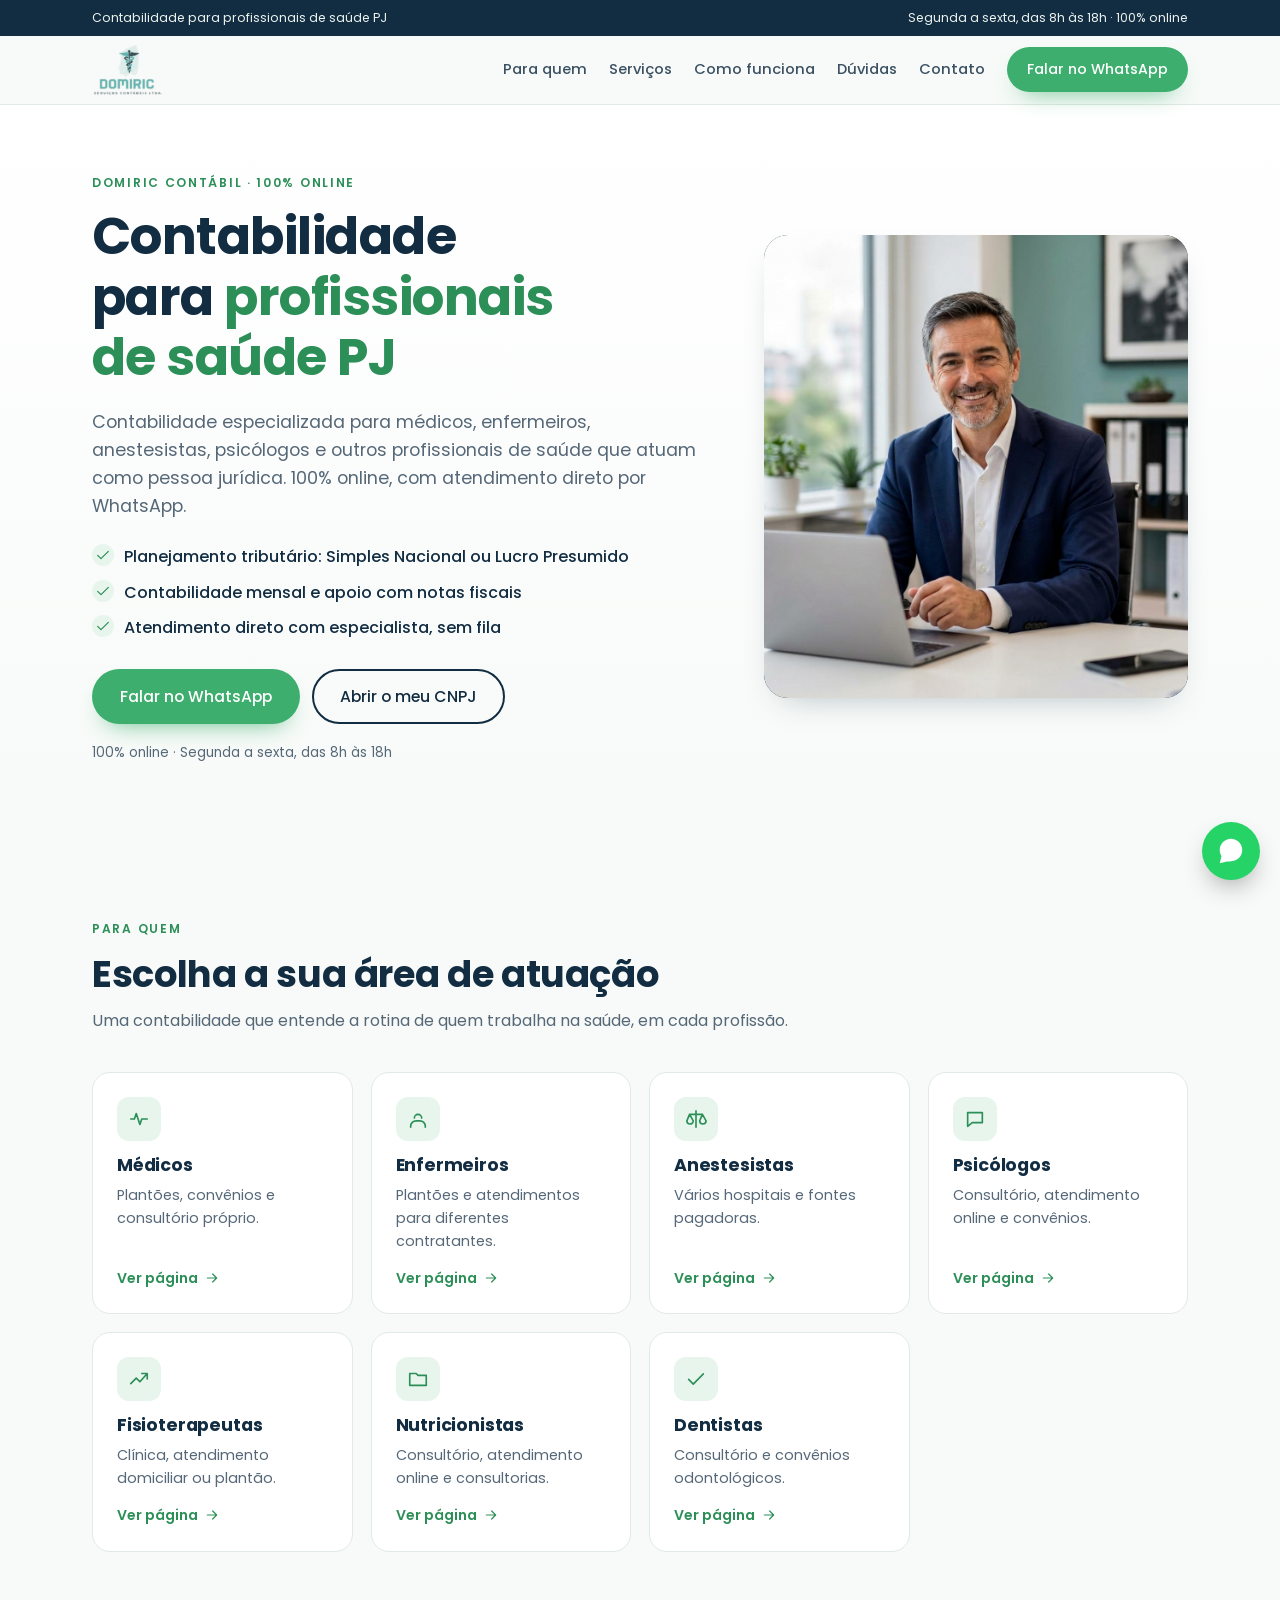
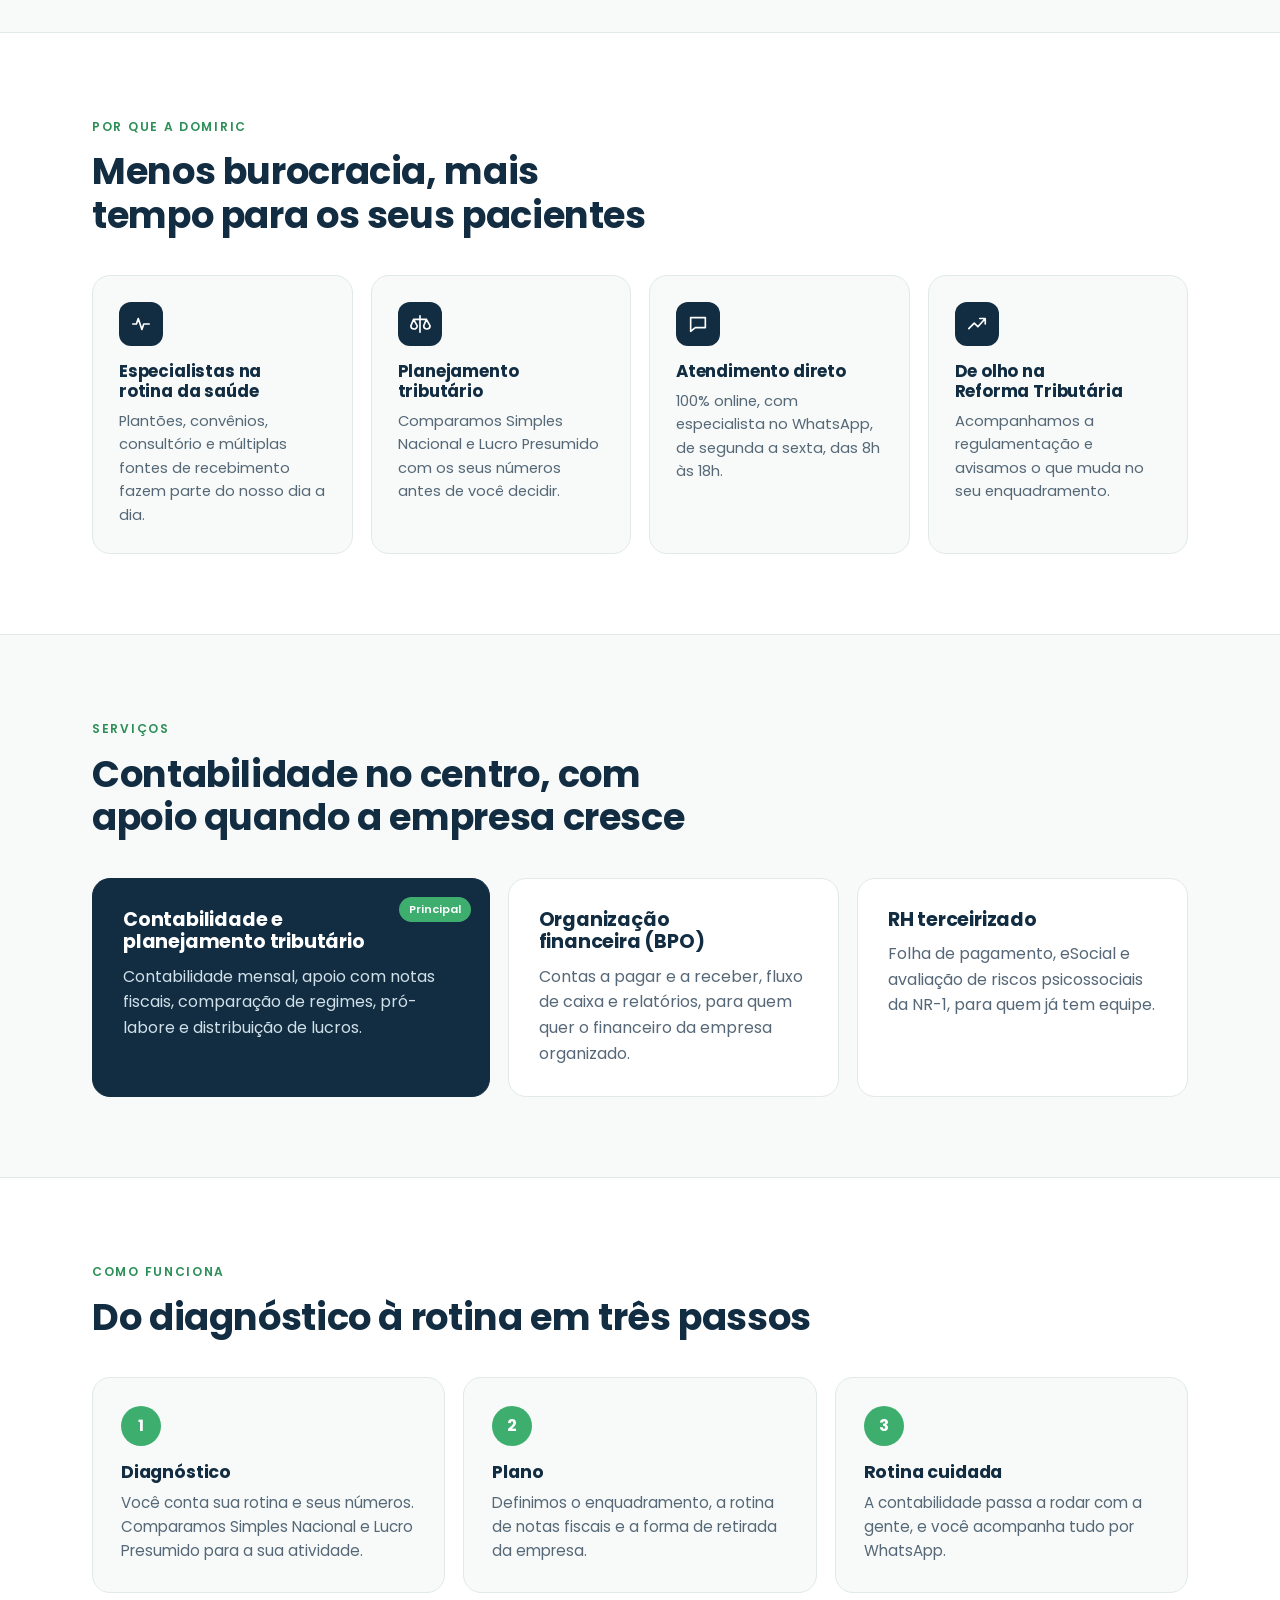
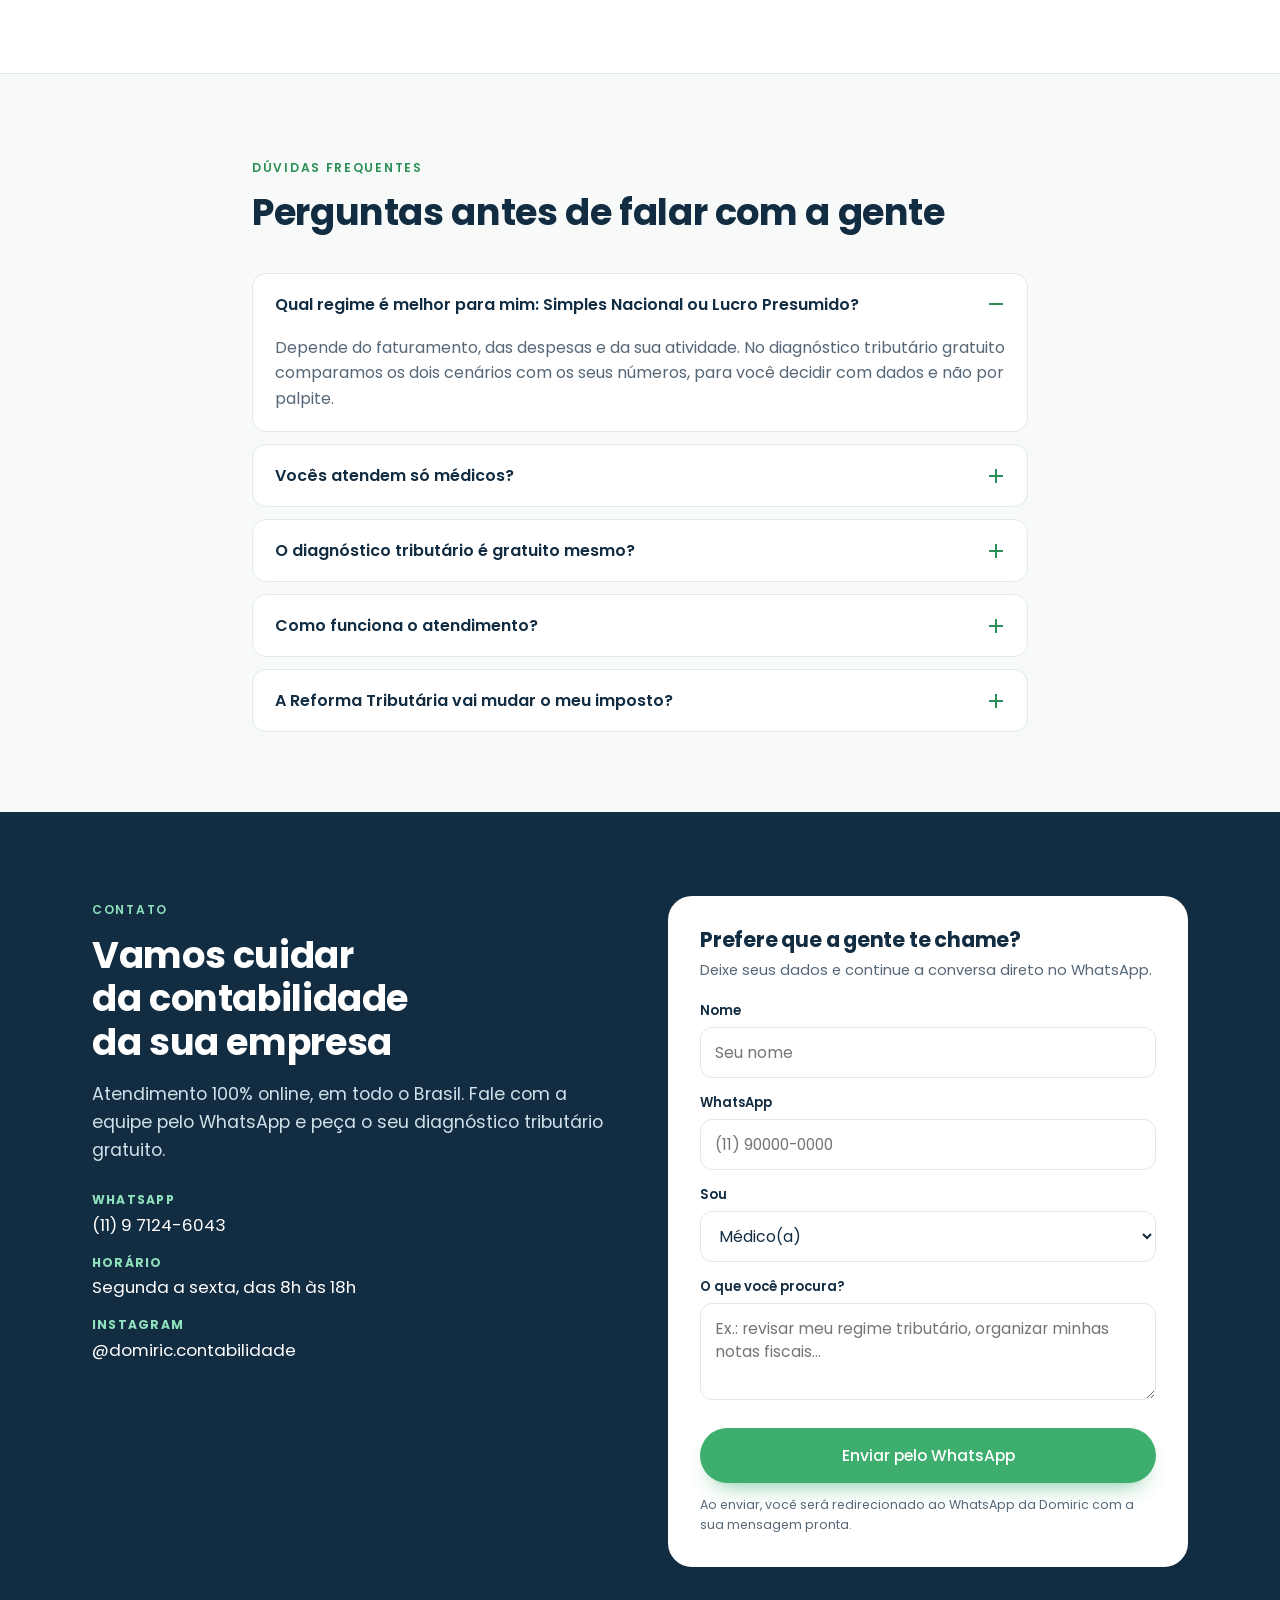
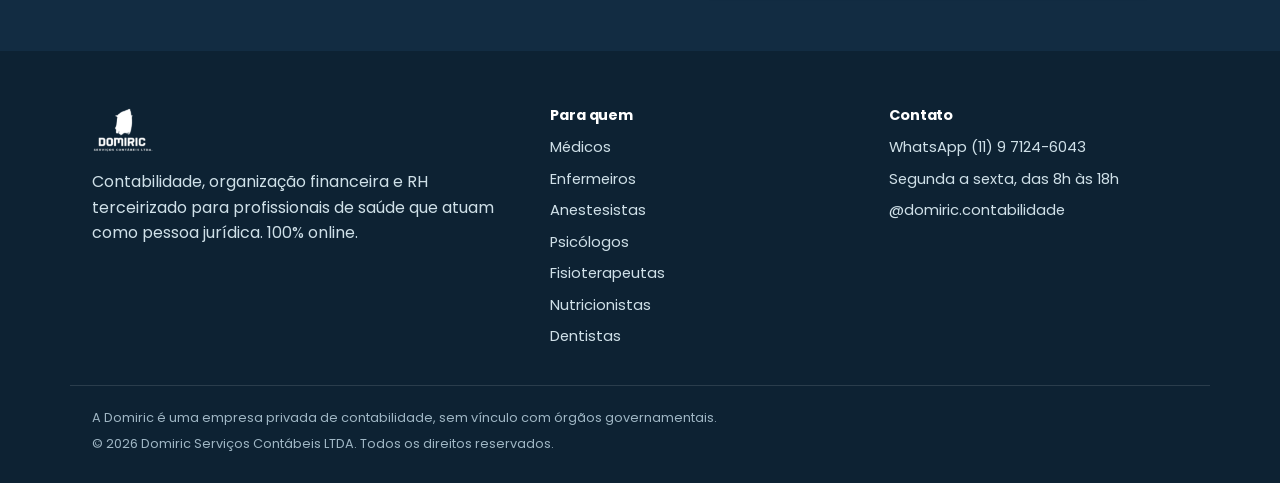
<file: index.html>
<!DOCTYPE html>
<html lang="pt-BR">
<head>
<!-- Google tag (gtag.js) -->
<script async src="https://www.googletagmanager.com/gtag/js?id=G-FYGS9DL36L"></script>
<script>
  window.dataLayer = window.dataLayer || [];
  function gtag(){dataLayer.push(arguments);}
  gtag('js', new Date());
  gtag('config', 'G-FYGS9DL36L');
</script>
<meta charset="UTF-8">
<meta name="viewport" content="width=device-width, initial-scale=1.0">
<title>Domiric Contábil | Contabilidade para profissionais de saúde PJ</title>
<meta name="description" content="Contabilidade para médicos, enfermeiros, anestesistas, psicólogos e outros profissionais de saúde PJ. Diagnóstico tributário gratuito e atendimento 100% online.">
<link rel="canonical" href="https://www.domiriccontabil.com.br/">
<link rel="icon" href="/logo-cropped.png">
<link rel="preconnect" href="https://fonts.googleapis.com">
<link rel="preconnect" href="https://fonts.gstatic.com" crossorigin>
<link href="https://fonts.googleapis.com/css2?family=Poppins:wght@400;500;600;700&display=swap" rel="stylesheet">
<link rel="stylesheet" href="/styles.css">
</head>
<body data-profession="geral">
<div class="topbar"><div class="wrap"><span>Contabilidade para profissionais de saúde PJ</span><span class="hide-sm">Segunda a sexta, das 8h às 18h · 100% online</span></div></div>
<header class="site" id="siteHeader">
  <div class="wrap nav">
    <a class="brand" href="/"><img src="/logo-cropped.png" alt="Domiric Contábil"></a>
    <nav class="links" aria-label="Principal"><a href="/#para-quem">Para quem</a><a href="/#servicos">Serviços</a><a href="/#como-funciona">Como funciona</a><a href="/#duvidas">Dúvidas</a><a href="/#contato">Contato</a></nav>
    <a class="btn btn-primary btn-sm" href="https://w.app/domiric" target="_blank" rel="noopener" data-loc="header">Falar no WhatsApp</a>
    <button class="menu-toggle" id="menuToggle" aria-label="Abrir menu" aria-expanded="false"><span></span><span></span><span></span></button>
  </div>
  <nav class="nav-mobile" id="navMobile" aria-label="Menu móvel"><a href="/#para-quem">Para quem</a><a href="/#servicos">Serviços</a><a href="/#como-funciona">Como funciona</a><a href="/#duvidas">Dúvidas</a><a href="/#contato">Contato</a><a class="btn btn-primary" href="https://w.app/domiric" target="_blank" rel="noopener" data-loc="menu-mobile">Falar no WhatsApp</a></nav>
</header>
<main>
  <section class="hero">
    <div class="wrap hero-grid">
      <div class="hero-copy">
        <span class="eyebrow">Domiric Contábil · 100% online</span>
        <h1>Contabilidade para <em>profissionais de saúde PJ</em></h1>
        <p class="lead">Contabilidade especializada para médicos, enfermeiros, anestesistas, psicólogos e outros profissionais de saúde que atuam como pessoa jurídica. 100% online, com atendimento direto por WhatsApp.</p>
        <ul class="check-list">
          <li><svg viewBox="0 0 24 24" aria-hidden="true"><path d="M4 12.5l5 5L20 6.5"/></svg>Planejamento tributário: Simples Nacional ou Lucro Presumido</li>
          <li><svg viewBox="0 0 24 24" aria-hidden="true"><path d="M4 12.5l5 5L20 6.5"/></svg>Contabilidade mensal e apoio com notas fiscais</li>
          <li><svg viewBox="0 0 24 24" aria-hidden="true"><path d="M4 12.5l5 5L20 6.5"/></svg>Atendimento direto com especialista, sem fila</li>
        </ul>
        <div class="hero-ctas">
          <a class="btn btn-primary" href="https://w.app/domiric" target="_blank" rel="noopener" data-loc="hero">Falar no WhatsApp</a>
          <a class="btn btn-ghost" href="https://w.app/domiric" target="_blank" rel="noopener" data-loc="hero-abrir-cnpj">Abrir o meu CNPJ</a>
        </div>
        <p class="micro">100% online · Segunda a sexta, das 8h às 18h</p>
      </div>
      <figure class="hero-photo"><img src="/hero-contador.jpg" alt="Contador sorrindo em escritório" width="992" height="1082" fetchpriority="high"></figure>
    </div>
  </section>

  <section id="para-quem" class="section">
    <div class="wrap">
      <div class="section-head"><span class="eyebrow">Para quem</span><h2>Escolha a sua área de atuação</h2><p>Uma contabilidade que entende a rotina de quem trabalha na saúde, em cada profissão.</p></div>
      <div class="prof-grid"><a class="prof-card" href="/medicos/">
      <span class="prof-icon"><svg viewBox="0 0 24 24" aria-hidden="true"><path d="M3 12h4l2-6 4 12 2-6h6"/></svg></span>
      <h3>Médicos</h3>
      <p>Plantões, convênios e consultório próprio.</p>
      <span class="prof-more">Ver página <svg viewBox="0 0 24 24" aria-hidden="true"><path d="M5 12h14M13 6l6 6-6 6"/></svg></span>
    </a><a class="prof-card" href="/enfermeiros/">
      <span class="prof-icon"><svg viewBox="0 0 24 24" aria-hidden="true"><path d="M16 11a4 4 0 10-8 0M4 21v-1a6 6 0 016-6h4a6 6 0 016 6v1"/></svg></span>
      <h3>Enfermeiros</h3>
      <p>Plantões e atendimentos para diferentes contratantes.</p>
      <span class="prof-more">Ver página <svg viewBox="0 0 24 24" aria-hidden="true"><path d="M5 12h14M13 6l6 6-6 6"/></svg></span>
    </a><a class="prof-card" href="/anestesistas/">
      <span class="prof-icon"><svg viewBox="0 0 24 24" aria-hidden="true"><path d="M12 3v18M5 7h14M5 7l-3 7a3.5 3.5 0 007 0L5 7zm14 0l-3 7a3.5 3.5 0 007 0l-4-7z"/></svg></span>
      <h3>Anestesistas</h3>
      <p>Vários hospitais e fontes pagadoras.</p>
      <span class="prof-more">Ver página <svg viewBox="0 0 24 24" aria-hidden="true"><path d="M5 12h14M13 6l6 6-6 6"/></svg></span>
    </a><a class="prof-card" href="/psicologos/">
      <span class="prof-icon"><svg viewBox="0 0 24 24" aria-hidden="true"><path d="M4 5h16v11H9l-5 4V5z"/></svg></span>
      <h3>Psicólogos</h3>
      <p>Consultório, atendimento online e convênios.</p>
      <span class="prof-more">Ver página <svg viewBox="0 0 24 24" aria-hidden="true"><path d="M5 12h14M13 6l6 6-6 6"/></svg></span>
    </a><a class="prof-card" href="/fisioterapeutas/">
      <span class="prof-icon"><svg viewBox="0 0 24 24" aria-hidden="true"><path d="M3 17l6-6 4 4 8-9M15 6h6v6"/></svg></span>
      <h3>Fisioterapeutas</h3>
      <p>Clínica, atendimento domiciliar ou plantão.</p>
      <span class="prof-more">Ver página <svg viewBox="0 0 24 24" aria-hidden="true"><path d="M5 12h14M13 6l6 6-6 6"/></svg></span>
    </a><a class="prof-card" href="/nutricionistas/">
      <span class="prof-icon"><svg viewBox="0 0 24 24" aria-hidden="true"><path d="M3 6h7l2 2h9v11H3V6z"/></svg></span>
      <h3>Nutricionistas</h3>
      <p>Consultório, atendimento online e consultorias.</p>
      <span class="prof-more">Ver página <svg viewBox="0 0 24 24" aria-hidden="true"><path d="M5 12h14M13 6l6 6-6 6"/></svg></span>
    </a><a class="prof-card" href="/dentistas/">
      <span class="prof-icon"><svg viewBox="0 0 24 24" aria-hidden="true"><path d="M4 12.5l5 5L20 6.5"/></svg></span>
      <h3>Dentistas</h3>
      <p>Consultório e convênios odontológicos.</p>
      <span class="prof-more">Ver página <svg viewBox="0 0 24 24" aria-hidden="true"><path d="M5 12h14M13 6l6 6-6 6"/></svg></span>
    </a></div>
    </div>
  </section>

  <section class="section alt">
    <div class="wrap">
      <div class="section-head"><span class="eyebrow">Por que a Domiric</span><h2>Menos burocracia, mais tempo para os seus pacientes</h2></div>
      <div class="value-grid"><div class="value-card"><span class="value-icon"><svg viewBox="0 0 24 24" aria-hidden="true"><path d="M3 12h4l2-6 4 12 2-6h6"/></svg></span><h3>Especialistas na rotina da saúde</h3><p>Plantões, convênios, consultório e múltiplas fontes de recebimento fazem parte do nosso dia a dia.</p></div><div class="value-card"><span class="value-icon"><svg viewBox="0 0 24 24" aria-hidden="true"><path d="M12 3v18M5 7h14M5 7l-3 7a3.5 3.5 0 007 0L5 7zm14 0l-3 7a3.5 3.5 0 007 0l-4-7z"/></svg></span><h3>Planejamento tributário</h3><p>Comparamos Simples Nacional e Lucro Presumido com os seus números antes de você decidir.</p></div><div class="value-card"><span class="value-icon"><svg viewBox="0 0 24 24" aria-hidden="true"><path d="M4 5h16v11H9l-5 4V5z"/></svg></span><h3>Atendimento direto</h3><p>100% online, com especialista no WhatsApp, de segunda a sexta, das 8h às 18h.</p></div><div class="value-card"><span class="value-icon"><svg viewBox="0 0 24 24" aria-hidden="true"><path d="M3 17l6-6 4 4 8-9M15 6h6v6"/></svg></span><h3>De olho na Reforma Tributária</h3><p>Acompanhamos a regulamentação e avisamos o que muda no seu enquadramento.</p></div></div>
    </div>
  </section>

  <section id="servicos" class="section">
    <div class="wrap">
      <div class="section-head"><span class="eyebrow">Serviços</span><h2>Contabilidade no centro, com apoio quando a empresa cresce</h2></div>
      <div class="svc-grid"><article class="svc-card svc-main"><h3>Contabilidade e planejamento tributário</h3><p>Contabilidade mensal, apoio com notas fiscais, comparação de regimes, pró-labore e distribuição de lucros.</p><span class="tag">Principal</span></article><article class="svc-card"><h3>Organização financeira (BPO)</h3><p>Contas a pagar e a receber, fluxo de caixa e relatórios, para quem quer o financeiro da empresa organizado.</p></article><article class="svc-card"><h3>RH terceirizado</h3><p>Folha de pagamento, eSocial e avaliação de riscos psicossociais da NR-1, para quem já tem equipe.</p></article></div>
    </div>
  </section>

  <section id="como-funciona" class="section alt">
    <div class="wrap">
      <div class="section-head"><span class="eyebrow">Como funciona</span><h2>Do diagnóstico à rotina em três passos</h2></div>
      <div class="steps"><div class="step"><div class="n">1</div><h3>Diagnóstico</h3><p>Você conta sua rotina e seus números. Comparamos Simples Nacional e Lucro Presumido para a sua atividade.</p></div><div class="step"><div class="n">2</div><h3>Plano</h3><p>Definimos o enquadramento, a rotina de notas fiscais e a forma de retirada da empresa.</p></div><div class="step"><div class="n">3</div><h3>Rotina cuidada</h3><p>A contabilidade passa a rodar com a gente, e você acompanha tudo por WhatsApp.</p></div></div>
    </div>
  </section>

  <section id="duvidas" class="section">
    <div class="wrap narrow">
      <div class="section-head"><span class="eyebrow">Dúvidas frequentes</span><h2>Perguntas antes de falar com a gente</h2></div>
      <div class="faq-list"><div class="faq-item open">
      <button class="faq-q" aria-expanded="true">Qual regime é melhor para mim: Simples Nacional ou Lucro Presumido?<span class="plus"></span></button>
      <div class="faq-a"><p>Depende do faturamento, das despesas e da sua atividade. No diagnóstico tributário gratuito comparamos os dois cenários com os seus números, para você decidir com dados e não por palpite.</p></div>
    </div><div class="faq-item">
      <button class="faq-q" aria-expanded="false">Vocês atendem só médicos?<span class="plus"></span></button>
      <div class="faq-a"><p>Não. Atendemos médicos, enfermeiros, anestesistas, psicólogos, fisioterapeutas, nutricionistas, dentistas e outros profissionais de saúde que atuam como pessoa jurídica.</p></div>
    </div><div class="faq-item">
      <button class="faq-q" aria-expanded="false">O diagnóstico tributário é gratuito mesmo?<span class="plus"></span></button>
      <div class="faq-a"><p>Sim. O diagnóstico inicial não tem custo. Você conversa com um especialista e recebe uma comparação dos cenários tributários para a sua atividade.</p></div>
    </div><div class="faq-item">
      <button class="faq-q" aria-expanded="false">Como funciona o atendimento?<span class="plus"></span></button>
      <div class="faq-a"><p>100% online, em todo o Brasil. O contato principal é pelo WhatsApp, de segunda a sexta, das 8h às 18h, direto com um especialista, sem fila de espera.</p></div>
    </div><div class="faq-item">
      <button class="faq-q" aria-expanded="false">A Reforma Tributária vai mudar o meu imposto?<span class="plus"></span></button>
      <div class="faq-a"><p>As mudanças são graduais e dependem do seu enquadramento. Acompanhamos a regulamentação e orientamos o que muda no seu caso, com antecedência.</p></div>
    </div></div>
    </div>
  </section>

  <section id="contato" class="contact">
  <div class="wrap contact-grid">
    <div>
      <span class="eyebrow">Contato</span>
      <h2>Vamos cuidar da contabilidade da sua empresa</h2>
      <p class="lead">Atendimento 100% online, em todo o Brasil. Fale com a equipe pelo WhatsApp e peça o seu diagnóstico tributário gratuito.</p>
      <ul class="contact-list">
        <li><strong>WhatsApp</strong><a href="https://w.app/domiric" target="_blank" rel="noopener" data-loc="contato">(11) 9 7124-6043</a></li>
        <li><strong>Horário</strong><span>Segunda a sexta, das 8h às 18h</span></li>
        <li><strong>Instagram</strong><a href="https://www.instagram.com/domiric.contabilidade/" target="_blank" rel="noopener">@domiric.contabilidade</a></li>
      </ul>
    </div>
    <form class="form-card" id="leadForm" data-profession="geral">
    <h3>Prefere que a gente te chame?</h3>
    <p class="hint">Deixe seus dados e continue a conversa direto no WhatsApp.</p>
    <label for="fName">Nome</label>
    <input id="fName" name="nome" type="text" placeholder="Seu nome" required autocomplete="name">
    <label for="fPhone">WhatsApp</label>
    <input id="fPhone" name="telefone" type="tel" placeholder="(11) 90000-0000" required autocomplete="tel">
    <label for="fProf">Sou</label>
    <select id="fProf" name="profissao"><option>Médico(a)</option><option>Enfermeiro(a)</option><option>Anestesista</option><option>Psicólogo(a)</option><option>Fisioterapeuta</option><option>Nutricionista</option><option>Dentista</option><option>Outra área da saúde</option></select>
    <label for="fMsg">O que você procura?</label>
    <textarea id="fMsg" name="mensagem" rows="3" placeholder="Ex.: revisar meu regime tributário, organizar minhas notas fiscais..."></textarea>
    <button type="submit" class="btn btn-primary btn-block">Enviar pelo WhatsApp</button>
    <p class="form-note">Ao enviar, você será redirecionado ao WhatsApp da Domiric com a sua mensagem pronta.</p>
  </form>
  </div>
</section>
</main>
<footer>
  <div class="wrap foot-grid">
    <div>
      <img class="foot-logo" src="/logo-cropped.png" alt="Domiric Contábil">
      <p>Contabilidade, organização financeira e RH terceirizado para profissionais de saúde que atuam como pessoa jurídica. 100% online.</p>
    </div>
    <div><h4>Para quem</h4><ul><li><a href="/medicos/">Médicos</a></li><li><a href="/enfermeiros/">Enfermeiros</a></li><li><a href="/anestesistas/">Anestesistas</a></li><li><a href="/psicologos/">Psicólogos</a></li><li><a href="/fisioterapeutas/">Fisioterapeutas</a></li><li><a href="/nutricionistas/">Nutricionistas</a></li><li><a href="/dentistas/">Dentistas</a></li></ul></div>
    <div><h4>Contato</h4><ul>
      <li><a href="https://w.app/domiric" target="_blank" rel="noopener" data-loc="rodape">WhatsApp (11) 9 7124-6043</a></li>
      <li><span>Segunda a sexta, das 8h às 18h</span></li>
      <li><a href="https://www.instagram.com/domiric.contabilidade/" target="_blank" rel="noopener">@domiric.contabilidade</a></li>
    </ul></div>
  </div>
  <div class="wrap foot-bottom">
    <p>A Domiric é uma empresa privada de contabilidade, sem vínculo com órgãos governamentais.</p>
    <p>© <span id="year"></span> Domiric Serviços Contábeis LTDA. Todos os direitos reservados.</p>
  </div>
</footer>
<a href="https://w.app/domiric" target="_blank" rel="noopener" class="wa-float" aria-label="Falar no WhatsApp com a Domiric" data-loc="flutuante"><svg viewBox="0 0 32 32" aria-hidden="true"><path d="M16.01 3C9.38 3 4 8.36 4 15c0 2.36.68 4.55 1.87 6.4L4 29l7.8-1.83A11.9 11.9 0 0016 27c6.63 0 12-5.36 12-12S22.64 3 16.01 3zm5.4 14.46c-.3-.15-1.75-.86-2.02-.96-.27-.1-.47-.15-.66.15-.2.3-.76.96-.93 1.16-.17.2-.34.22-.63.07-.3-.15-1.24-.46-2.37-1.47-.87-.78-1.46-1.74-1.63-2.03-.17-.3-.02-.46.13-.6.13-.13.3-.34.44-.5.15-.17.2-.3.3-.5.1-.2.05-.37-.02-.52-.07-.15-.66-1.6-.91-2.19-.24-.58-.48-.5-.66-.5h-.56c-.2 0-.52.07-.79.37-.27.3-1.04 1.02-1.04 2.48s1.07 2.87 1.22 3.07c.15.2 2.1 3.2 5.08 4.49.71.31 1.26.49 1.69.63.71.23 1.36.2 1.87.12.57-.08 1.75-.71 2-1.4.24-.68.24-1.27.17-1.4-.07-.12-.27-.2-.56-.35z"/></svg><span class="wa-tip">Fale com um especialista</span></a>
<script src="/script.js"></script>
</body>
</html>
</file>
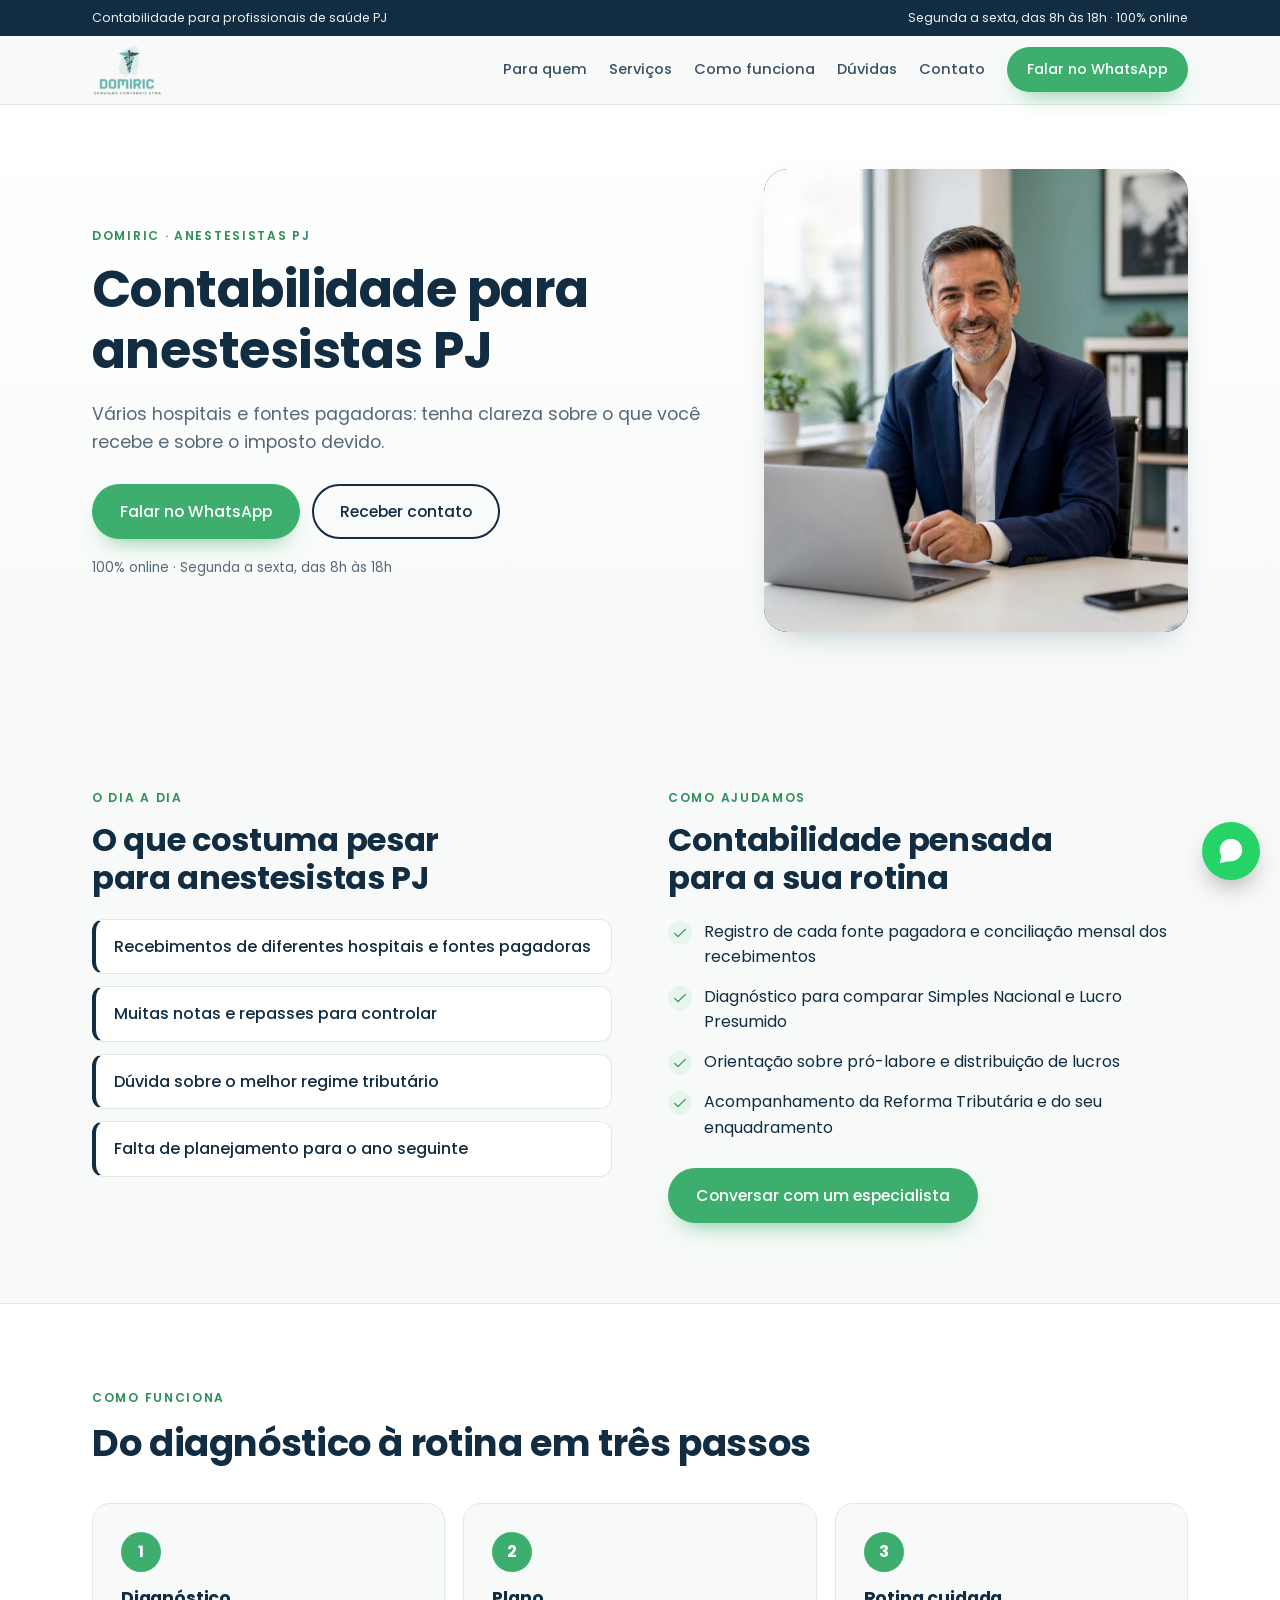
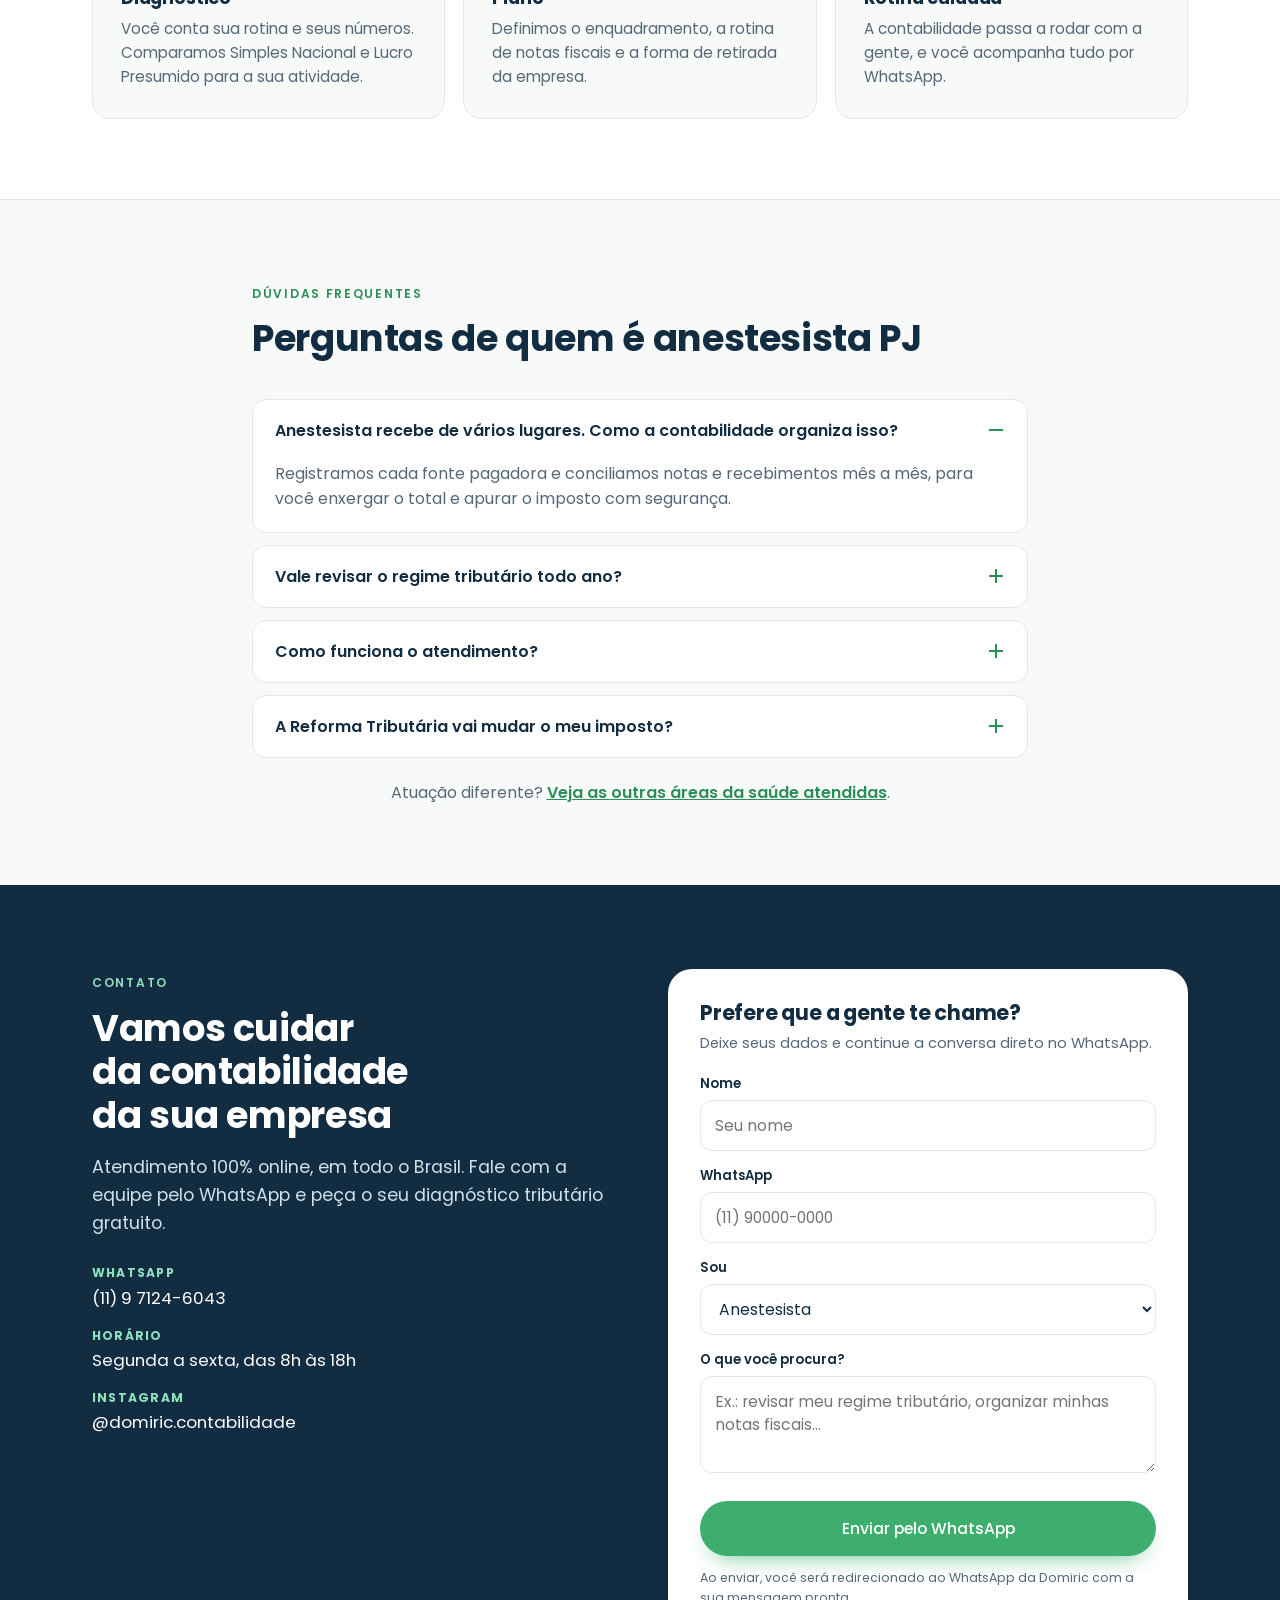
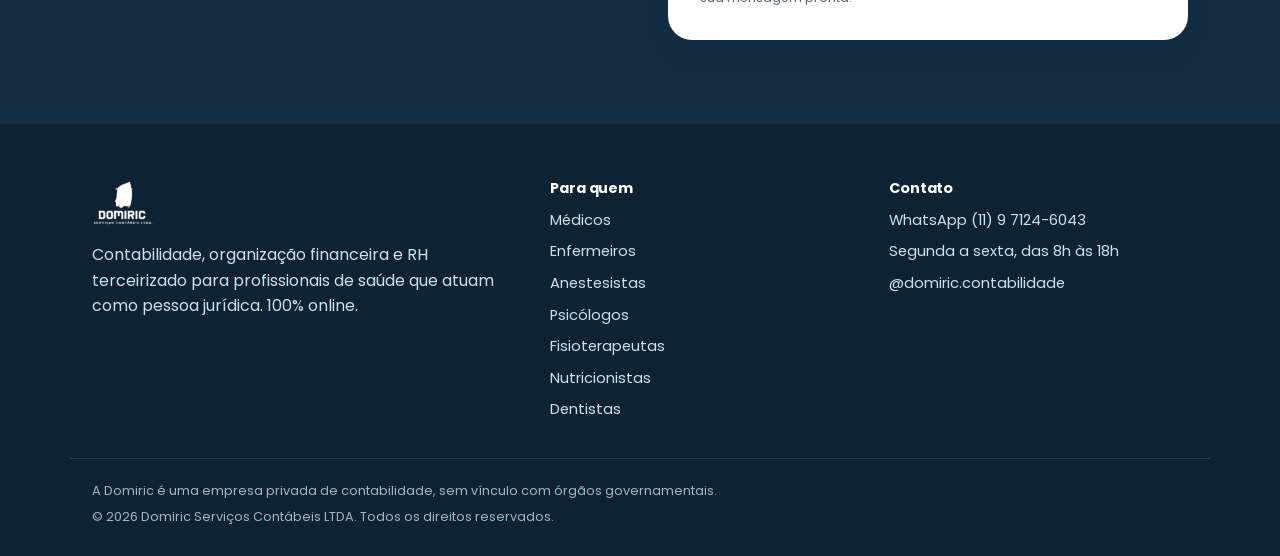
<file: anestesistas/index.html>
<!DOCTYPE html>
<html lang="pt-BR">
<head>
<!-- Google tag (gtag.js) -->
<script async src="https://www.googletagmanager.com/gtag/js?id=G-FYGS9DL36L"></script>
<script>
  window.dataLayer = window.dataLayer || [];
  function gtag(){dataLayer.push(arguments);}
  gtag('js', new Date());
  gtag('config', 'G-FYGS9DL36L');
</script>
<meta charset="UTF-8">
<meta name="viewport" content="width=device-width, initial-scale=1.0">
<title>Contabilidade para anestesistas PJ | Domiric Contábil</title>
<meta name="description" content="Contabilidade para anestesistas PJ: Vários hospitais e fontes pagadoras: tenha clareza sobre o que você recebe e sobre o imposto devido. Diagnóstico tributário gratuito e atendimento 100% online.">
<link rel="canonical" href="https://www.domiriccontabil.com.br/anestesistas/">
<link rel="icon" href="/logo-cropped.png">
<link rel="preconnect" href="https://fonts.googleapis.com">
<link rel="preconnect" href="https://fonts.gstatic.com" crossorigin>
<link href="https://fonts.googleapis.com/css2?family=Poppins:wght@400;500;600;700&display=swap" rel="stylesheet">
<link rel="stylesheet" href="/styles.css">
</head>
<body data-profession="anestesistas">
<div class="topbar"><div class="wrap"><span>Contabilidade para profissionais de saúde PJ</span><span class="hide-sm">Segunda a sexta, das 8h às 18h · 100% online</span></div></div>
<header class="site" id="siteHeader">
  <div class="wrap nav">
    <a class="brand" href="/"><img src="/logo-cropped.png" alt="Domiric Contábil"></a>
    <nav class="links" aria-label="Principal"><a href="/#para-quem">Para quem</a><a href="/#servicos">Serviços</a><a href="/#como-funciona">Como funciona</a><a href="/#duvidas">Dúvidas</a><a href="/#contato">Contato</a></nav>
    <a class="btn btn-primary btn-sm" href="https://w.app/domiric" target="_blank" rel="noopener" data-loc="header">Falar no WhatsApp</a>
    <button class="menu-toggle" id="menuToggle" aria-label="Abrir menu" aria-expanded="false"><span></span><span></span><span></span></button>
  </div>
  <nav class="nav-mobile" id="navMobile" aria-label="Menu móvel"><a href="/#para-quem">Para quem</a><a href="/#servicos">Serviços</a><a href="/#como-funciona">Como funciona</a><a href="/#duvidas">Dúvidas</a><a href="/#contato">Contato</a><a class="btn btn-primary" href="https://w.app/domiric" target="_blank" rel="noopener" data-loc="menu-mobile">Falar no WhatsApp</a></nav>
</header>
<main>
  <section class="hero hero-prof">
    <div class="wrap hero-grid">
      <div class="hero-copy">
        <span class="eyebrow">Domiric · Anestesistas PJ</span>
        <h1>Contabilidade para anestesistas PJ</h1>
        <p class="lead">Vários hospitais e fontes pagadoras: tenha clareza sobre o que você recebe e sobre o imposto devido.</p>
        <div class="hero-ctas">
          <a class="btn btn-primary" href="https://w.app/domiric" target="_blank" rel="noopener" data-loc="hero">Falar no WhatsApp</a>
          <a class="btn btn-ghost" href="#contato">Receber contato</a>
        </div>
        <p class="micro">100% online · Segunda a sexta, das 8h às 18h</p>
      </div>
      <figure class="hero-photo"><img src="/hero-contador.jpg" alt="Contador sorrindo em escritório" width="992" height="1082" fetchpriority="high"></figure>
    </div>
  </section>

  <section class="section">
    <div class="wrap two-col">
      <div>
        <span class="eyebrow">O dia a dia</span>
        <h2>O que costuma pesar para anestesistas PJ</h2>
        <ul class="pain-list"><li>Recebimentos de diferentes hospitais e fontes pagadoras</li><li>Muitas notas e repasses para controlar</li><li>Dúvida sobre o melhor regime tributário</li><li>Falta de planejamento para o ano seguinte</li></ul>
      </div>
      <div>
        <span class="eyebrow">Como ajudamos</span>
        <h2>Contabilidade pensada para a sua rotina</h2>
        <ul class="help-list"><li><svg viewBox="0 0 24 24" aria-hidden="true"><path d="M4 12.5l5 5L20 6.5"/></svg><span>Registro de cada fonte pagadora e conciliação mensal dos recebimentos</span></li><li><svg viewBox="0 0 24 24" aria-hidden="true"><path d="M4 12.5l5 5L20 6.5"/></svg><span>Diagnóstico para comparar Simples Nacional e Lucro Presumido</span></li><li><svg viewBox="0 0 24 24" aria-hidden="true"><path d="M4 12.5l5 5L20 6.5"/></svg><span>Orientação sobre pró-labore e distribuição de lucros</span></li><li><svg viewBox="0 0 24 24" aria-hidden="true"><path d="M4 12.5l5 5L20 6.5"/></svg><span>Acompanhamento da Reforma Tributária e do seu enquadramento</span></li></ul>
        <a class="btn btn-primary" href="https://w.app/domiric" target="_blank" rel="noopener" data-loc="ajuda">Conversar com um especialista</a>
      </div>
    </div>
  </section>

  <section class="section alt">
    <div class="wrap">
      <div class="section-head"><span class="eyebrow">Como funciona</span><h2>Do diagnóstico à rotina em três passos</h2></div>
      <div class="steps"><div class="step"><div class="n">1</div><h3>Diagnóstico</h3><p>Você conta sua rotina e seus números. Comparamos Simples Nacional e Lucro Presumido para a sua atividade.</p></div><div class="step"><div class="n">2</div><h3>Plano</h3><p>Definimos o enquadramento, a rotina de notas fiscais e a forma de retirada da empresa.</p></div><div class="step"><div class="n">3</div><h3>Rotina cuidada</h3><p>A contabilidade passa a rodar com a gente, e você acompanha tudo por WhatsApp.</p></div></div>
    </div>
  </section>

  <section id="duvidas" class="section">
    <div class="wrap narrow">
      <div class="section-head"><span class="eyebrow">Dúvidas frequentes</span><h2>Perguntas de quem é anestesista PJ</h2></div>
      <div class="faq-list"><div class="faq-item open">
      <button class="faq-q" aria-expanded="true">Anestesista recebe de vários lugares. Como a contabilidade organiza isso?<span class="plus"></span></button>
      <div class="faq-a"><p>Registramos cada fonte pagadora e conciliamos notas e recebimentos mês a mês, para você enxergar o total e apurar o imposto com segurança.</p></div>
    </div><div class="faq-item">
      <button class="faq-q" aria-expanded="false">Vale revisar o regime tributário todo ano?<span class="plus"></span></button>
      <div class="faq-a"><p>Sim. Faturamento e despesas mudam, e a Reforma Tributária traz novidades. Uma revisão antes do fim do ano evita surpresas.</p></div>
    </div><div class="faq-item">
      <button class="faq-q" aria-expanded="false">Como funciona o atendimento?<span class="plus"></span></button>
      <div class="faq-a"><p>100% online, em todo o Brasil. O contato principal é pelo WhatsApp, de segunda a sexta, das 8h às 18h, direto com um especialista, sem fila de espera.</p></div>
    </div><div class="faq-item">
      <button class="faq-q" aria-expanded="false">A Reforma Tributária vai mudar o meu imposto?<span class="plus"></span></button>
      <div class="faq-a"><p>As mudanças são graduais e dependem do seu enquadramento. Acompanhamos a regulamentação e orientamos o que muda no seu caso, com antecedência.</p></div>
    </div></div>
      <p class="other-prof">Atuação diferente? <a href="/#para-quem">Veja as outras áreas da saúde atendidas</a>.</p>
    </div>
  </section>

  <section id="contato" class="contact">
  <div class="wrap contact-grid">
    <div>
      <span class="eyebrow">Contato</span>
      <h2>Vamos cuidar da contabilidade da sua empresa</h2>
      <p class="lead">Atendimento 100% online, em todo o Brasil. Fale com a equipe pelo WhatsApp e peça o seu diagnóstico tributário gratuito.</p>
      <ul class="contact-list">
        <li><strong>WhatsApp</strong><a href="https://w.app/domiric" target="_blank" rel="noopener" data-loc="contato">(11) 9 7124-6043</a></li>
        <li><strong>Horário</strong><span>Segunda a sexta, das 8h às 18h</span></li>
        <li><strong>Instagram</strong><a href="https://www.instagram.com/domiric.contabilidade/" target="_blank" rel="noopener">@domiric.contabilidade</a></li>
      </ul>
    </div>
    <form class="form-card" id="leadForm" data-profession="anestesistas">
    <h3>Prefere que a gente te chame?</h3>
    <p class="hint">Deixe seus dados e continue a conversa direto no WhatsApp.</p>
    <label for="fName">Nome</label>
    <input id="fName" name="nome" type="text" placeholder="Seu nome" required autocomplete="name">
    <label for="fPhone">WhatsApp</label>
    <input id="fPhone" name="telefone" type="tel" placeholder="(11) 90000-0000" required autocomplete="tel">
    <label for="fProf">Sou</label>
    <select id="fProf" name="profissao"><option>Médico(a)</option><option>Enfermeiro(a)</option><option selected>Anestesista</option><option>Psicólogo(a)</option><option>Fisioterapeuta</option><option>Nutricionista</option><option>Dentista</option><option>Outra área da saúde</option></select>
    <label for="fMsg">O que você procura?</label>
    <textarea id="fMsg" name="mensagem" rows="3" placeholder="Ex.: revisar meu regime tributário, organizar minhas notas fiscais..."></textarea>
    <button type="submit" class="btn btn-primary btn-block">Enviar pelo WhatsApp</button>
    <p class="form-note">Ao enviar, você será redirecionado ao WhatsApp da Domiric com a sua mensagem pronta.</p>
  </form>
  </div>
</section>
</main>
<footer>
  <div class="wrap foot-grid">
    <div>
      <img class="foot-logo" src="/logo-cropped.png" alt="Domiric Contábil">
      <p>Contabilidade, organização financeira e RH terceirizado para profissionais de saúde que atuam como pessoa jurídica. 100% online.</p>
    </div>
    <div><h4>Para quem</h4><ul><li><a href="/medicos/">Médicos</a></li><li><a href="/enfermeiros/">Enfermeiros</a></li><li><a href="/anestesistas/">Anestesistas</a></li><li><a href="/psicologos/">Psicólogos</a></li><li><a href="/fisioterapeutas/">Fisioterapeutas</a></li><li><a href="/nutricionistas/">Nutricionistas</a></li><li><a href="/dentistas/">Dentistas</a></li></ul></div>
    <div><h4>Contato</h4><ul>
      <li><a href="https://w.app/domiric" target="_blank" rel="noopener" data-loc="rodape">WhatsApp (11) 9 7124-6043</a></li>
      <li><span>Segunda a sexta, das 8h às 18h</span></li>
      <li><a href="https://www.instagram.com/domiric.contabilidade/" target="_blank" rel="noopener">@domiric.contabilidade</a></li>
    </ul></div>
  </div>
  <div class="wrap foot-bottom">
    <p>A Domiric é uma empresa privada de contabilidade, sem vínculo com órgãos governamentais.</p>
    <p>© <span id="year"></span> Domiric Serviços Contábeis LTDA. Todos os direitos reservados.</p>
  </div>
</footer>
<a href="https://w.app/domiric" target="_blank" rel="noopener" class="wa-float" aria-label="Falar no WhatsApp com a Domiric" data-loc="flutuante"><svg viewBox="0 0 32 32" aria-hidden="true"><path d="M16.01 3C9.38 3 4 8.36 4 15c0 2.36.68 4.55 1.87 6.4L4 29l7.8-1.83A11.9 11.9 0 0016 27c6.63 0 12-5.36 12-12S22.64 3 16.01 3zm5.4 14.46c-.3-.15-1.75-.86-2.02-.96-.27-.1-.47-.15-.66.15-.2.3-.76.96-.93 1.16-.17.2-.34.22-.63.07-.3-.15-1.24-.46-2.37-1.47-.87-.78-1.46-1.74-1.63-2.03-.17-.3-.02-.46.13-.6.13-.13.3-.34.44-.5.15-.17.2-.3.3-.5.1-.2.05-.37-.02-.52-.07-.15-.66-1.6-.91-2.19-.24-.58-.48-.5-.66-.5h-.56c-.2 0-.52.07-.79.37-.27.3-1.04 1.02-1.04 2.48s1.07 2.87 1.22 3.07c.15.2 2.1 3.2 5.08 4.49.71.31 1.26.49 1.69.63.71.23 1.36.2 1.87.12.57-.08 1.75-.71 2-1.4.24-.68.24-1.27.17-1.4-.07-.12-.27-.2-.56-.35z"/></svg><span class="wa-tip">Fale com um especialista</span></a>
<script src="/script.js"></script>
</body>
</html>
</file>
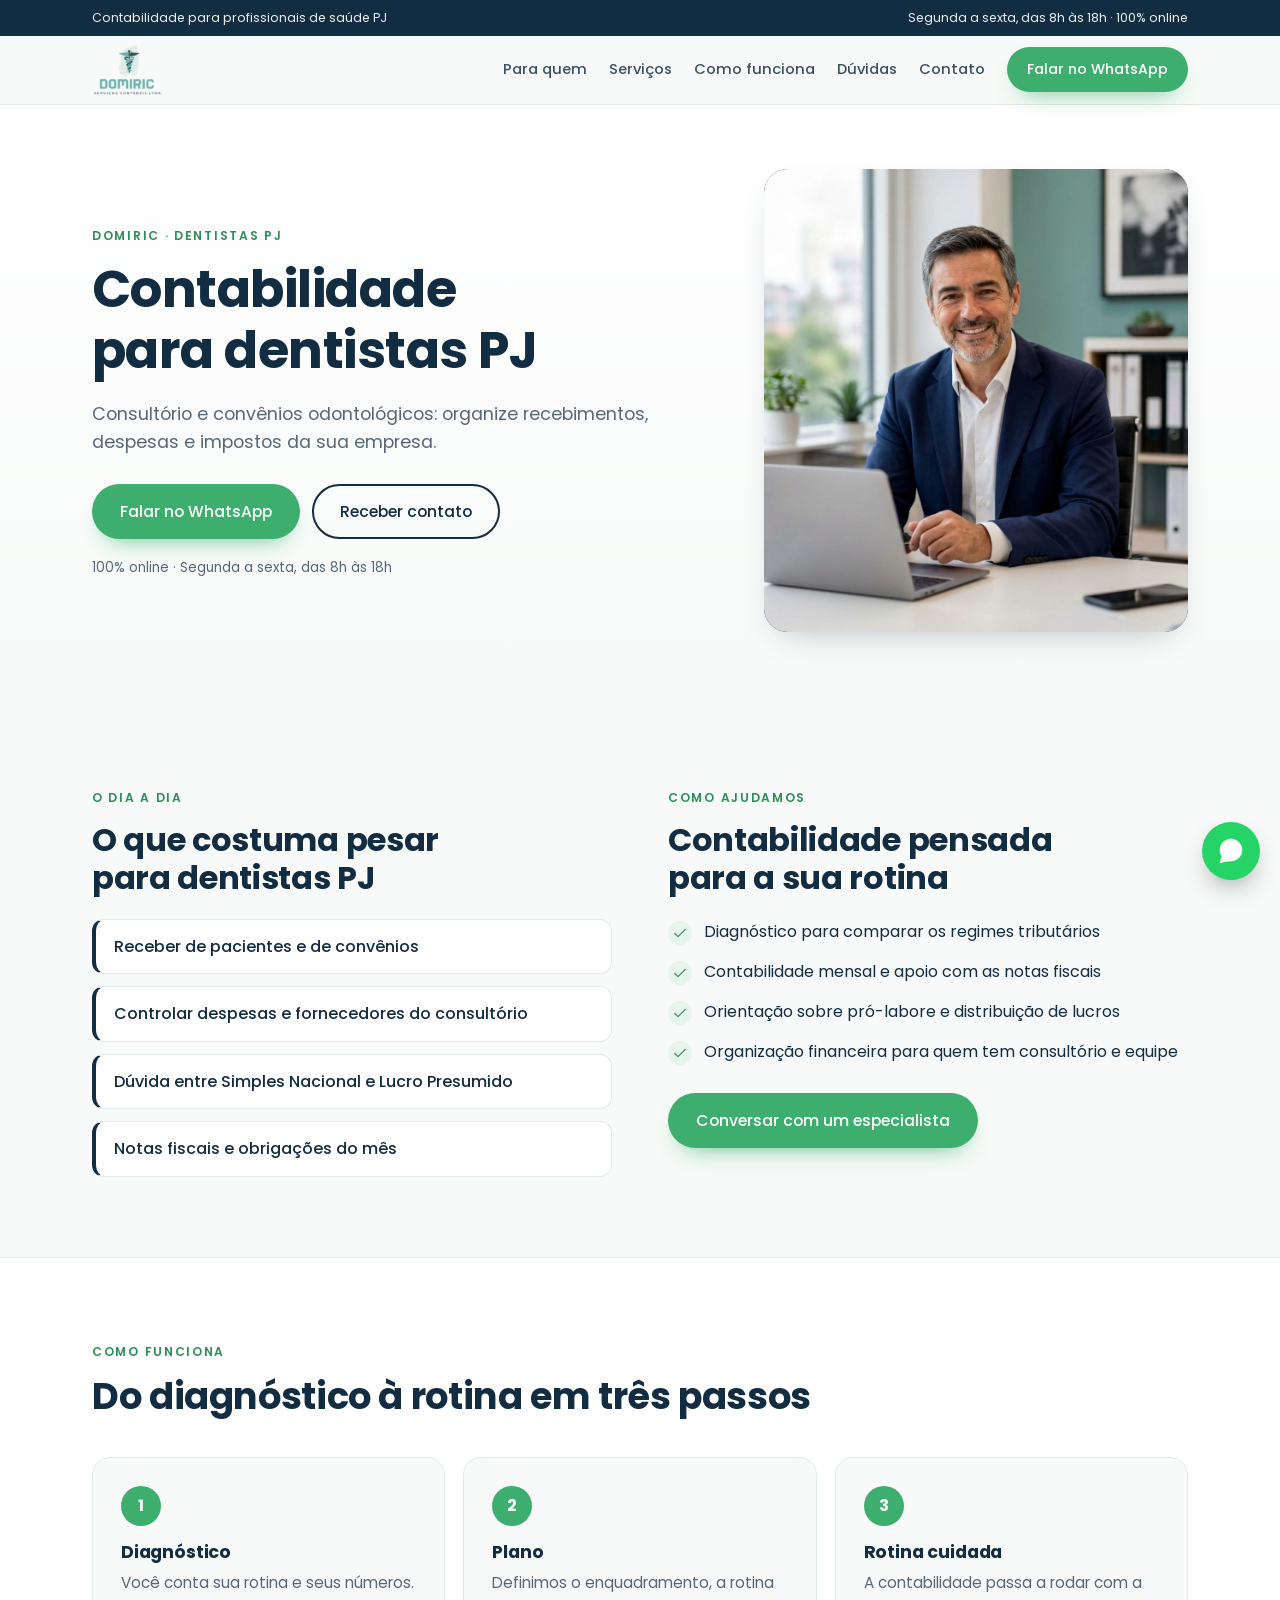
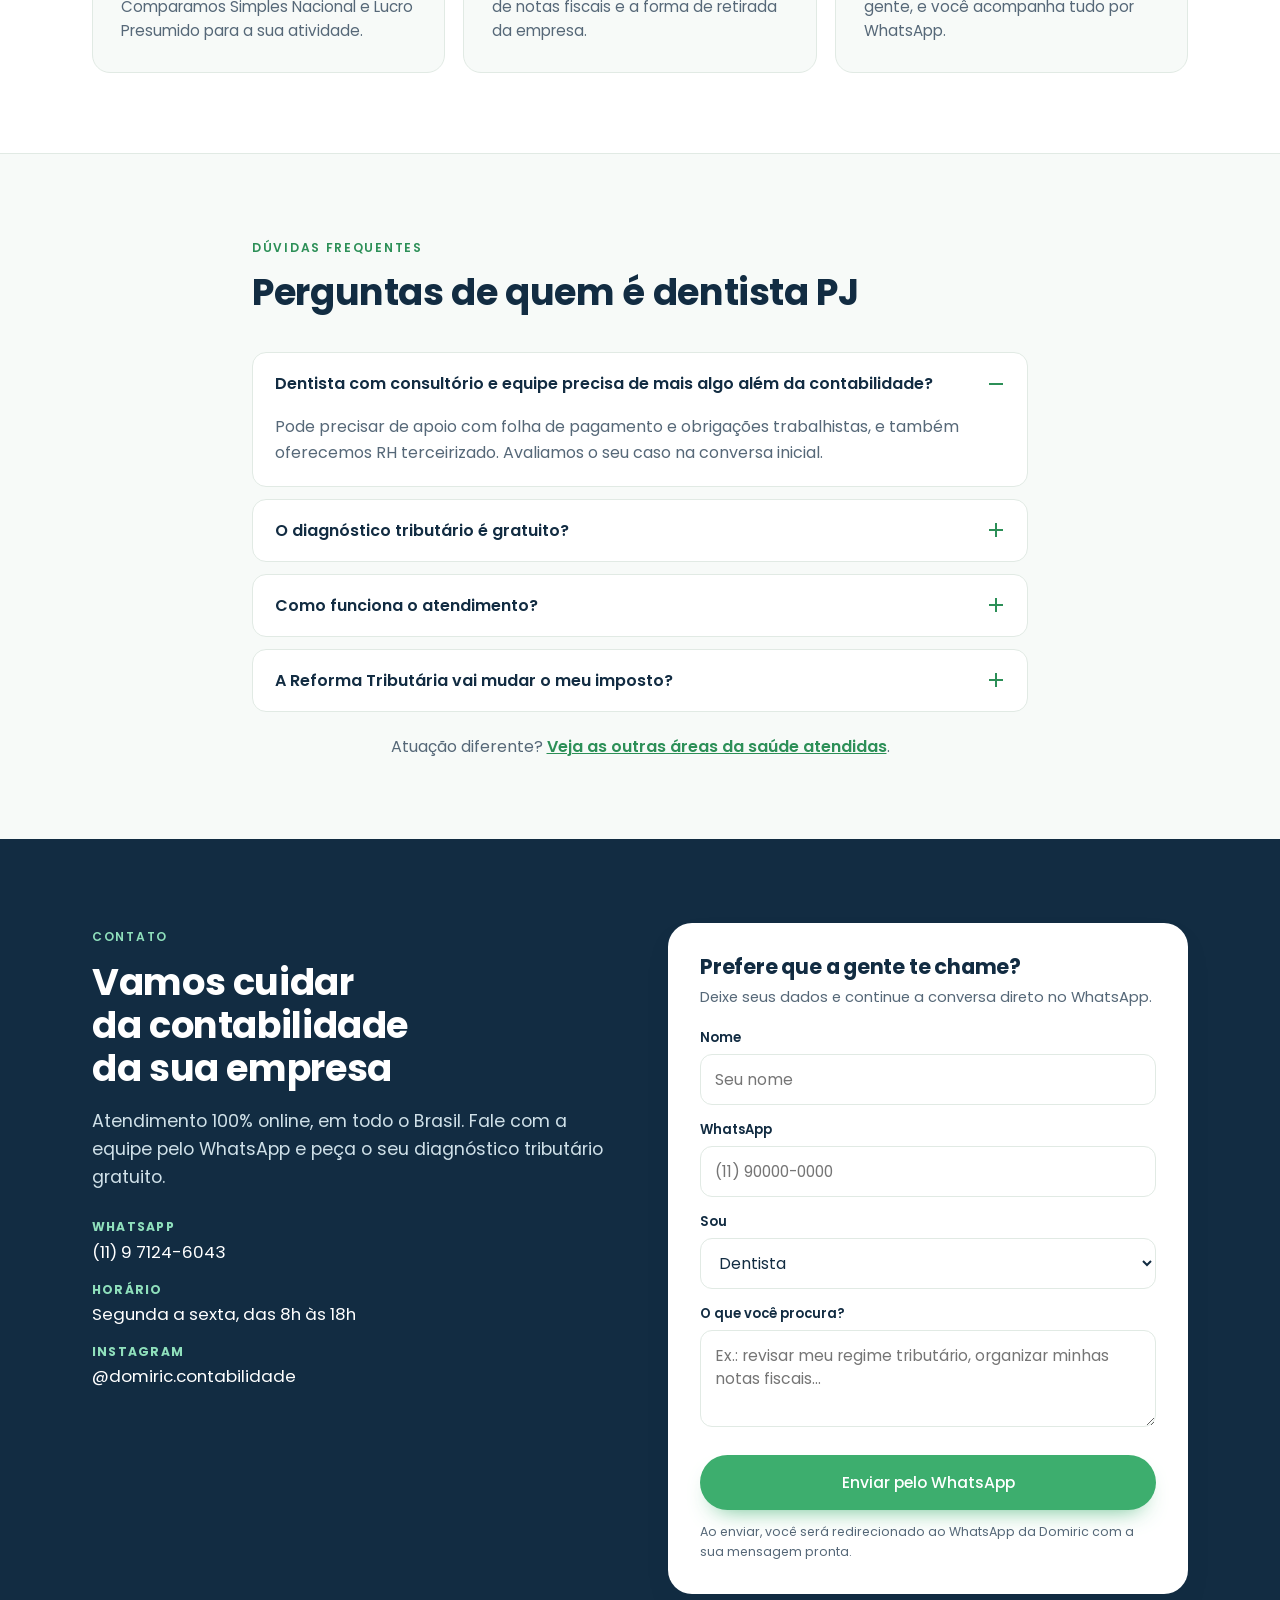
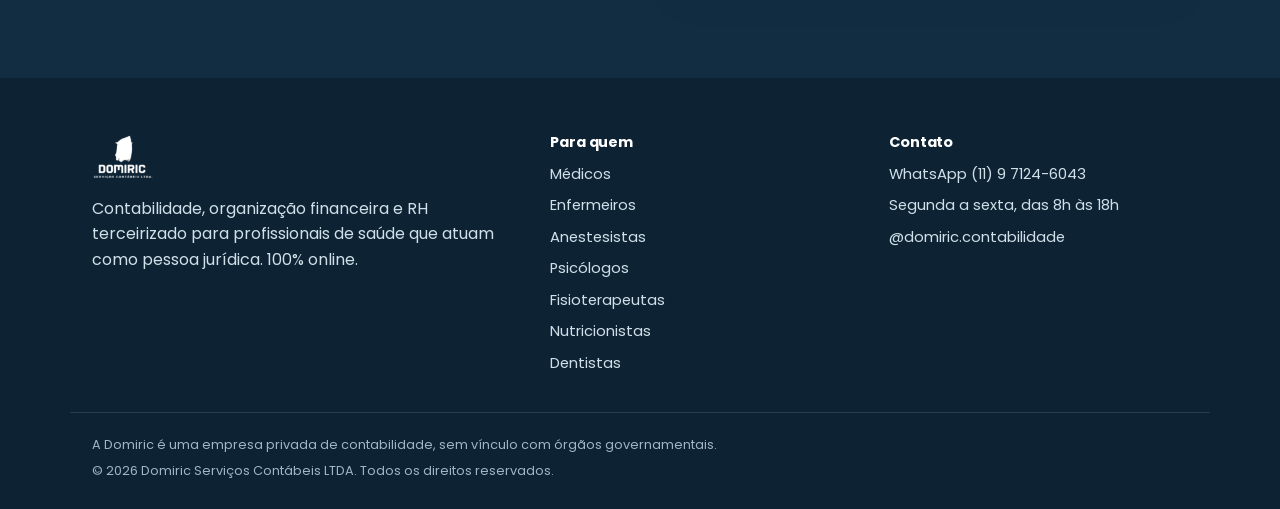
<file: dentistas/index.html>
<!DOCTYPE html>
<html lang="pt-BR">
<head>
<!-- Google tag (gtag.js) -->
<script async src="https://www.googletagmanager.com/gtag/js?id=G-FYGS9DL36L"></script>
<script>
  window.dataLayer = window.dataLayer || [];
  function gtag(){dataLayer.push(arguments);}
  gtag('js', new Date());
  gtag('config', 'G-FYGS9DL36L');
</script>
<meta charset="UTF-8">
<meta name="viewport" content="width=device-width, initial-scale=1.0">
<title>Contabilidade para dentistas PJ | Domiric Contábil</title>
<meta name="description" content="Contabilidade para dentistas PJ: Consultório e convênios odontológicos: organize recebimentos, despesas e impostos da sua empresa. Diagnóstico tributário gratuito e atendimento 100% online.">
<link rel="canonical" href="https://www.domiriccontabil.com.br/dentistas/">
<link rel="icon" href="/logo-cropped.png">
<link rel="preconnect" href="https://fonts.googleapis.com">
<link rel="preconnect" href="https://fonts.gstatic.com" crossorigin>
<link href="https://fonts.googleapis.com/css2?family=Poppins:wght@400;500;600;700&display=swap" rel="stylesheet">
<link rel="stylesheet" href="/styles.css">
</head>
<body data-profession="dentistas">
<div class="topbar"><div class="wrap"><span>Contabilidade para profissionais de saúde PJ</span><span class="hide-sm">Segunda a sexta, das 8h às 18h · 100% online</span></div></div>
<header class="site" id="siteHeader">
  <div class="wrap nav">
    <a class="brand" href="/"><img src="/logo-cropped.png" alt="Domiric Contábil"></a>
    <nav class="links" aria-label="Principal"><a href="/#para-quem">Para quem</a><a href="/#servicos">Serviços</a><a href="/#como-funciona">Como funciona</a><a href="/#duvidas">Dúvidas</a><a href="/#contato">Contato</a></nav>
    <a class="btn btn-primary btn-sm" href="https://w.app/domiric" target="_blank" rel="noopener" data-loc="header">Falar no WhatsApp</a>
    <button class="menu-toggle" id="menuToggle" aria-label="Abrir menu" aria-expanded="false"><span></span><span></span><span></span></button>
  </div>
  <nav class="nav-mobile" id="navMobile" aria-label="Menu móvel"><a href="/#para-quem">Para quem</a><a href="/#servicos">Serviços</a><a href="/#como-funciona">Como funciona</a><a href="/#duvidas">Dúvidas</a><a href="/#contato">Contato</a><a class="btn btn-primary" href="https://w.app/domiric" target="_blank" rel="noopener" data-loc="menu-mobile">Falar no WhatsApp</a></nav>
</header>
<main>
  <section class="hero hero-prof">
    <div class="wrap hero-grid">
      <div class="hero-copy">
        <span class="eyebrow">Domiric · Dentistas PJ</span>
        <h1>Contabilidade para dentistas PJ</h1>
        <p class="lead">Consultório e convênios odontológicos: organize recebimentos, despesas e impostos da sua empresa.</p>
        <div class="hero-ctas">
          <a class="btn btn-primary" href="https://w.app/domiric" target="_blank" rel="noopener" data-loc="hero">Falar no WhatsApp</a>
          <a class="btn btn-ghost" href="#contato">Receber contato</a>
        </div>
        <p class="micro">100% online · Segunda a sexta, das 8h às 18h</p>
      </div>
      <figure class="hero-photo"><img src="/hero-contador.jpg" alt="Contador sorrindo em escritório" width="992" height="1082" fetchpriority="high"></figure>
    </div>
  </section>

  <section class="section">
    <div class="wrap two-col">
      <div>
        <span class="eyebrow">O dia a dia</span>
        <h2>O que costuma pesar para dentistas PJ</h2>
        <ul class="pain-list"><li>Receber de pacientes e de convênios</li><li>Controlar despesas e fornecedores do consultório</li><li>Dúvida entre Simples Nacional e Lucro Presumido</li><li>Notas fiscais e obrigações do mês</li></ul>
      </div>
      <div>
        <span class="eyebrow">Como ajudamos</span>
        <h2>Contabilidade pensada para a sua rotina</h2>
        <ul class="help-list"><li><svg viewBox="0 0 24 24" aria-hidden="true"><path d="M4 12.5l5 5L20 6.5"/></svg><span>Diagnóstico para comparar os regimes tributários</span></li><li><svg viewBox="0 0 24 24" aria-hidden="true"><path d="M4 12.5l5 5L20 6.5"/></svg><span>Contabilidade mensal e apoio com as notas fiscais</span></li><li><svg viewBox="0 0 24 24" aria-hidden="true"><path d="M4 12.5l5 5L20 6.5"/></svg><span>Orientação sobre pró-labore e distribuição de lucros</span></li><li><svg viewBox="0 0 24 24" aria-hidden="true"><path d="M4 12.5l5 5L20 6.5"/></svg><span>Organização financeira para quem tem consultório e equipe</span></li></ul>
        <a class="btn btn-primary" href="https://w.app/domiric" target="_blank" rel="noopener" data-loc="ajuda">Conversar com um especialista</a>
      </div>
    </div>
  </section>

  <section class="section alt">
    <div class="wrap">
      <div class="section-head"><span class="eyebrow">Como funciona</span><h2>Do diagnóstico à rotina em três passos</h2></div>
      <div class="steps"><div class="step"><div class="n">1</div><h3>Diagnóstico</h3><p>Você conta sua rotina e seus números. Comparamos Simples Nacional e Lucro Presumido para a sua atividade.</p></div><div class="step"><div class="n">2</div><h3>Plano</h3><p>Definimos o enquadramento, a rotina de notas fiscais e a forma de retirada da empresa.</p></div><div class="step"><div class="n">3</div><h3>Rotina cuidada</h3><p>A contabilidade passa a rodar com a gente, e você acompanha tudo por WhatsApp.</p></div></div>
    </div>
  </section>

  <section id="duvidas" class="section">
    <div class="wrap narrow">
      <div class="section-head"><span class="eyebrow">Dúvidas frequentes</span><h2>Perguntas de quem é dentista PJ</h2></div>
      <div class="faq-list"><div class="faq-item open">
      <button class="faq-q" aria-expanded="true">Dentista com consultório e equipe precisa de mais algo além da contabilidade?<span class="plus"></span></button>
      <div class="faq-a"><p>Pode precisar de apoio com folha de pagamento e obrigações trabalhistas, e também oferecemos RH terceirizado. Avaliamos o seu caso na conversa inicial.</p></div>
    </div><div class="faq-item">
      <button class="faq-q" aria-expanded="false">O diagnóstico tributário é gratuito?<span class="plus"></span></button>
      <div class="faq-a"><p>Sim. O diagnóstico inicial não tem custo.</p></div>
    </div><div class="faq-item">
      <button class="faq-q" aria-expanded="false">Como funciona o atendimento?<span class="plus"></span></button>
      <div class="faq-a"><p>100% online, em todo o Brasil. O contato principal é pelo WhatsApp, de segunda a sexta, das 8h às 18h, direto com um especialista, sem fila de espera.</p></div>
    </div><div class="faq-item">
      <button class="faq-q" aria-expanded="false">A Reforma Tributária vai mudar o meu imposto?<span class="plus"></span></button>
      <div class="faq-a"><p>As mudanças são graduais e dependem do seu enquadramento. Acompanhamos a regulamentação e orientamos o que muda no seu caso, com antecedência.</p></div>
    </div></div>
      <p class="other-prof">Atuação diferente? <a href="/#para-quem">Veja as outras áreas da saúde atendidas</a>.</p>
    </div>
  </section>

  <section id="contato" class="contact">
  <div class="wrap contact-grid">
    <div>
      <span class="eyebrow">Contato</span>
      <h2>Vamos cuidar da contabilidade da sua empresa</h2>
      <p class="lead">Atendimento 100% online, em todo o Brasil. Fale com a equipe pelo WhatsApp e peça o seu diagnóstico tributário gratuito.</p>
      <ul class="contact-list">
        <li><strong>WhatsApp</strong><a href="https://w.app/domiric" target="_blank" rel="noopener" data-loc="contato">(11) 9 7124-6043</a></li>
        <li><strong>Horário</strong><span>Segunda a sexta, das 8h às 18h</span></li>
        <li><strong>Instagram</strong><a href="https://www.instagram.com/domiric.contabilidade/" target="_blank" rel="noopener">@domiric.contabilidade</a></li>
      </ul>
    </div>
    <form class="form-card" id="leadForm" data-profession="dentistas">
    <h3>Prefere que a gente te chame?</h3>
    <p class="hint">Deixe seus dados e continue a conversa direto no WhatsApp.</p>
    <label for="fName">Nome</label>
    <input id="fName" name="nome" type="text" placeholder="Seu nome" required autocomplete="name">
    <label for="fPhone">WhatsApp</label>
    <input id="fPhone" name="telefone" type="tel" placeholder="(11) 90000-0000" required autocomplete="tel">
    <label for="fProf">Sou</label>
    <select id="fProf" name="profissao"><option>Médico(a)</option><option>Enfermeiro(a)</option><option>Anestesista</option><option>Psicólogo(a)</option><option>Fisioterapeuta</option><option>Nutricionista</option><option selected>Dentista</option><option>Outra área da saúde</option></select>
    <label for="fMsg">O que você procura?</label>
    <textarea id="fMsg" name="mensagem" rows="3" placeholder="Ex.: revisar meu regime tributário, organizar minhas notas fiscais..."></textarea>
    <button type="submit" class="btn btn-primary btn-block">Enviar pelo WhatsApp</button>
    <p class="form-note">Ao enviar, você será redirecionado ao WhatsApp da Domiric com a sua mensagem pronta.</p>
  </form>
  </div>
</section>
</main>
<footer>
  <div class="wrap foot-grid">
    <div>
      <img class="foot-logo" src="/logo-cropped.png" alt="Domiric Contábil">
      <p>Contabilidade, organização financeira e RH terceirizado para profissionais de saúde que atuam como pessoa jurídica. 100% online.</p>
    </div>
    <div><h4>Para quem</h4><ul><li><a href="/medicos/">Médicos</a></li><li><a href="/enfermeiros/">Enfermeiros</a></li><li><a href="/anestesistas/">Anestesistas</a></li><li><a href="/psicologos/">Psicólogos</a></li><li><a href="/fisioterapeutas/">Fisioterapeutas</a></li><li><a href="/nutricionistas/">Nutricionistas</a></li><li><a href="/dentistas/">Dentistas</a></li></ul></div>
    <div><h4>Contato</h4><ul>
      <li><a href="https://w.app/domiric" target="_blank" rel="noopener" data-loc="rodape">WhatsApp (11) 9 7124-6043</a></li>
      <li><span>Segunda a sexta, das 8h às 18h</span></li>
      <li><a href="https://www.instagram.com/domiric.contabilidade/" target="_blank" rel="noopener">@domiric.contabilidade</a></li>
    </ul></div>
  </div>
  <div class="wrap foot-bottom">
    <p>A Domiric é uma empresa privada de contabilidade, sem vínculo com órgãos governamentais.</p>
    <p>© <span id="year"></span> Domiric Serviços Contábeis LTDA. Todos os direitos reservados.</p>
  </div>
</footer>
<a href="https://w.app/domiric" target="_blank" rel="noopener" class="wa-float" aria-label="Falar no WhatsApp com a Domiric" data-loc="flutuante"><svg viewBox="0 0 32 32" aria-hidden="true"><path d="M16.01 3C9.38 3 4 8.36 4 15c0 2.36.68 4.55 1.87 6.4L4 29l7.8-1.83A11.9 11.9 0 0016 27c6.63 0 12-5.36 12-12S22.64 3 16.01 3zm5.4 14.46c-.3-.15-1.75-.86-2.02-.96-.27-.1-.47-.15-.66.15-.2.3-.76.96-.93 1.16-.17.2-.34.22-.63.07-.3-.15-1.24-.46-2.37-1.47-.87-.78-1.46-1.74-1.63-2.03-.17-.3-.02-.46.13-.6.13-.13.3-.34.44-.5.15-.17.2-.3.3-.5.1-.2.05-.37-.02-.52-.07-.15-.66-1.6-.91-2.19-.24-.58-.48-.5-.66-.5h-.56c-.2 0-.52.07-.79.37-.27.3-1.04 1.02-1.04 2.48s1.07 2.87 1.22 3.07c.15.2 2.1 3.2 5.08 4.49.71.31 1.26.49 1.69.63.71.23 1.36.2 1.87.12.57-.08 1.75-.71 2-1.4.24-.68.24-1.27.17-1.4-.07-.12-.27-.2-.56-.35z"/></svg><span class="wa-tip">Fale com um especialista</span></a>
<script src="/script.js"></script>
</body>
</html>
</file>
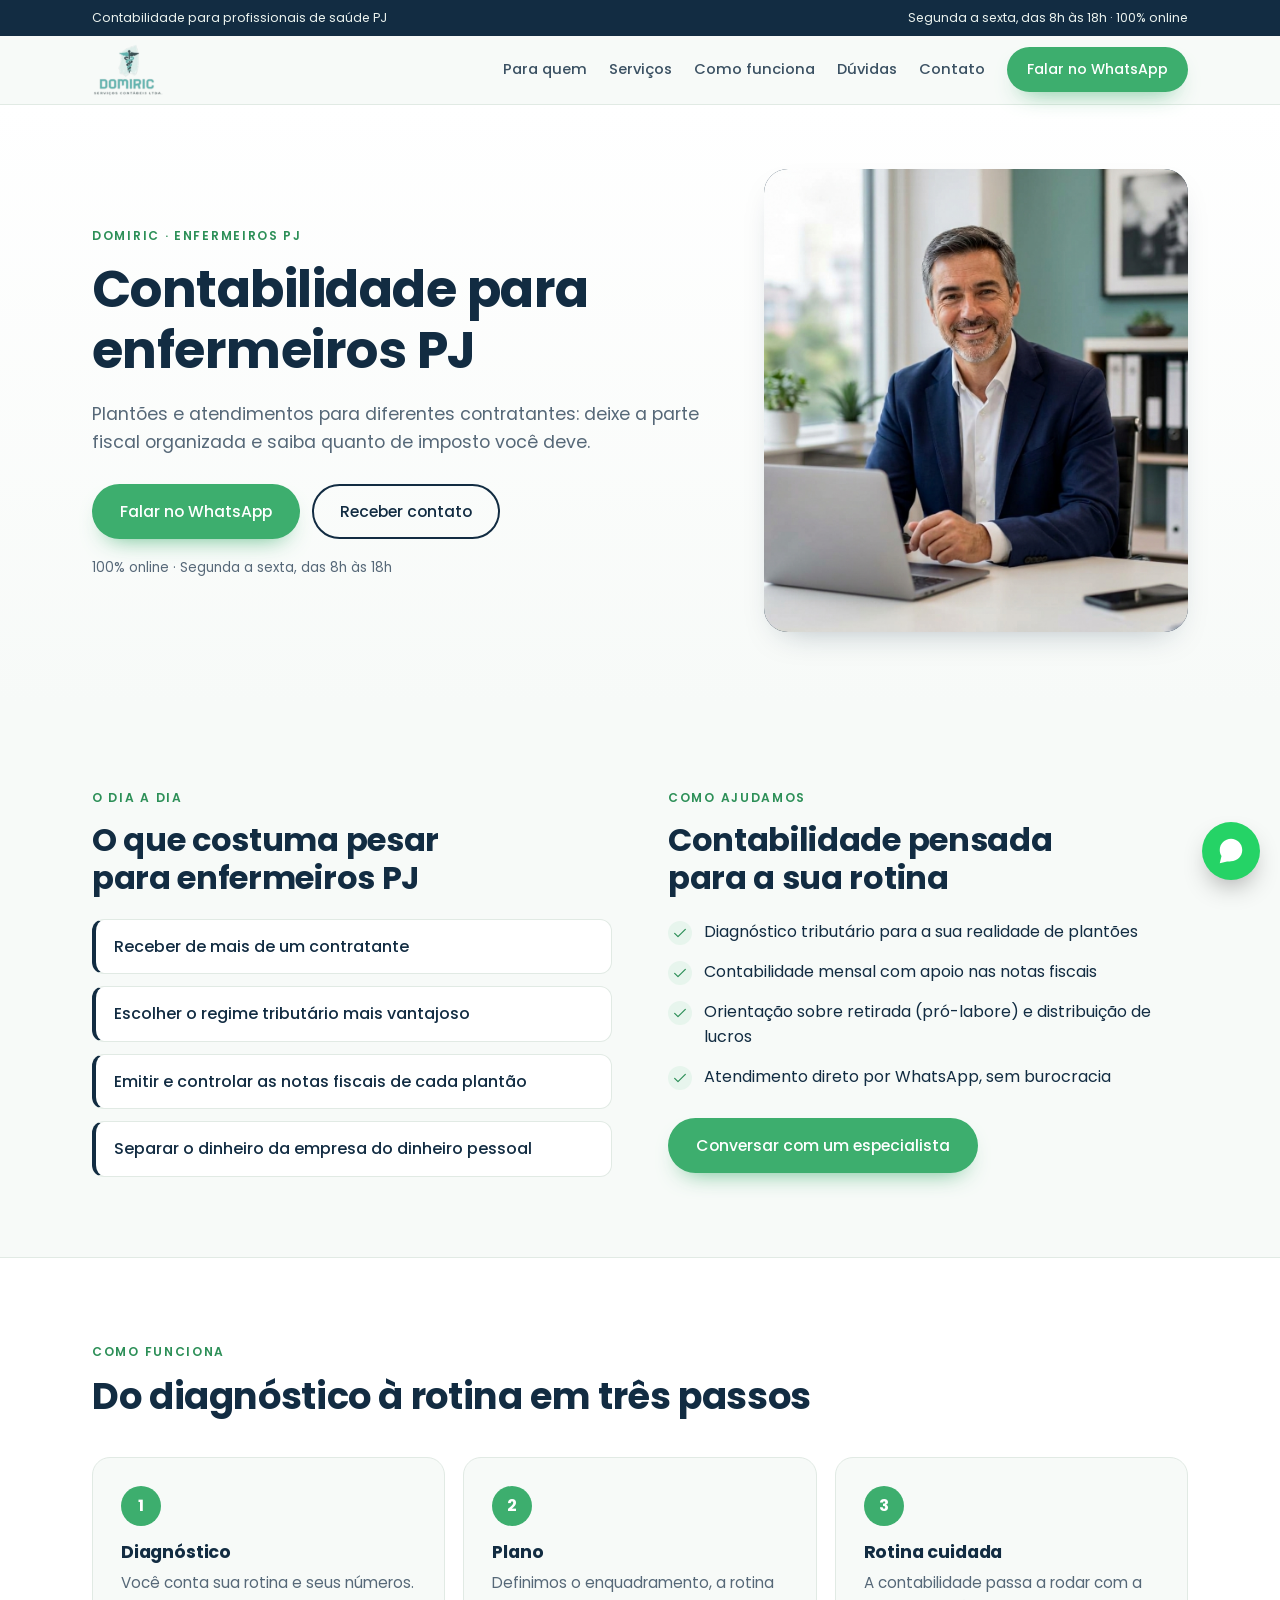
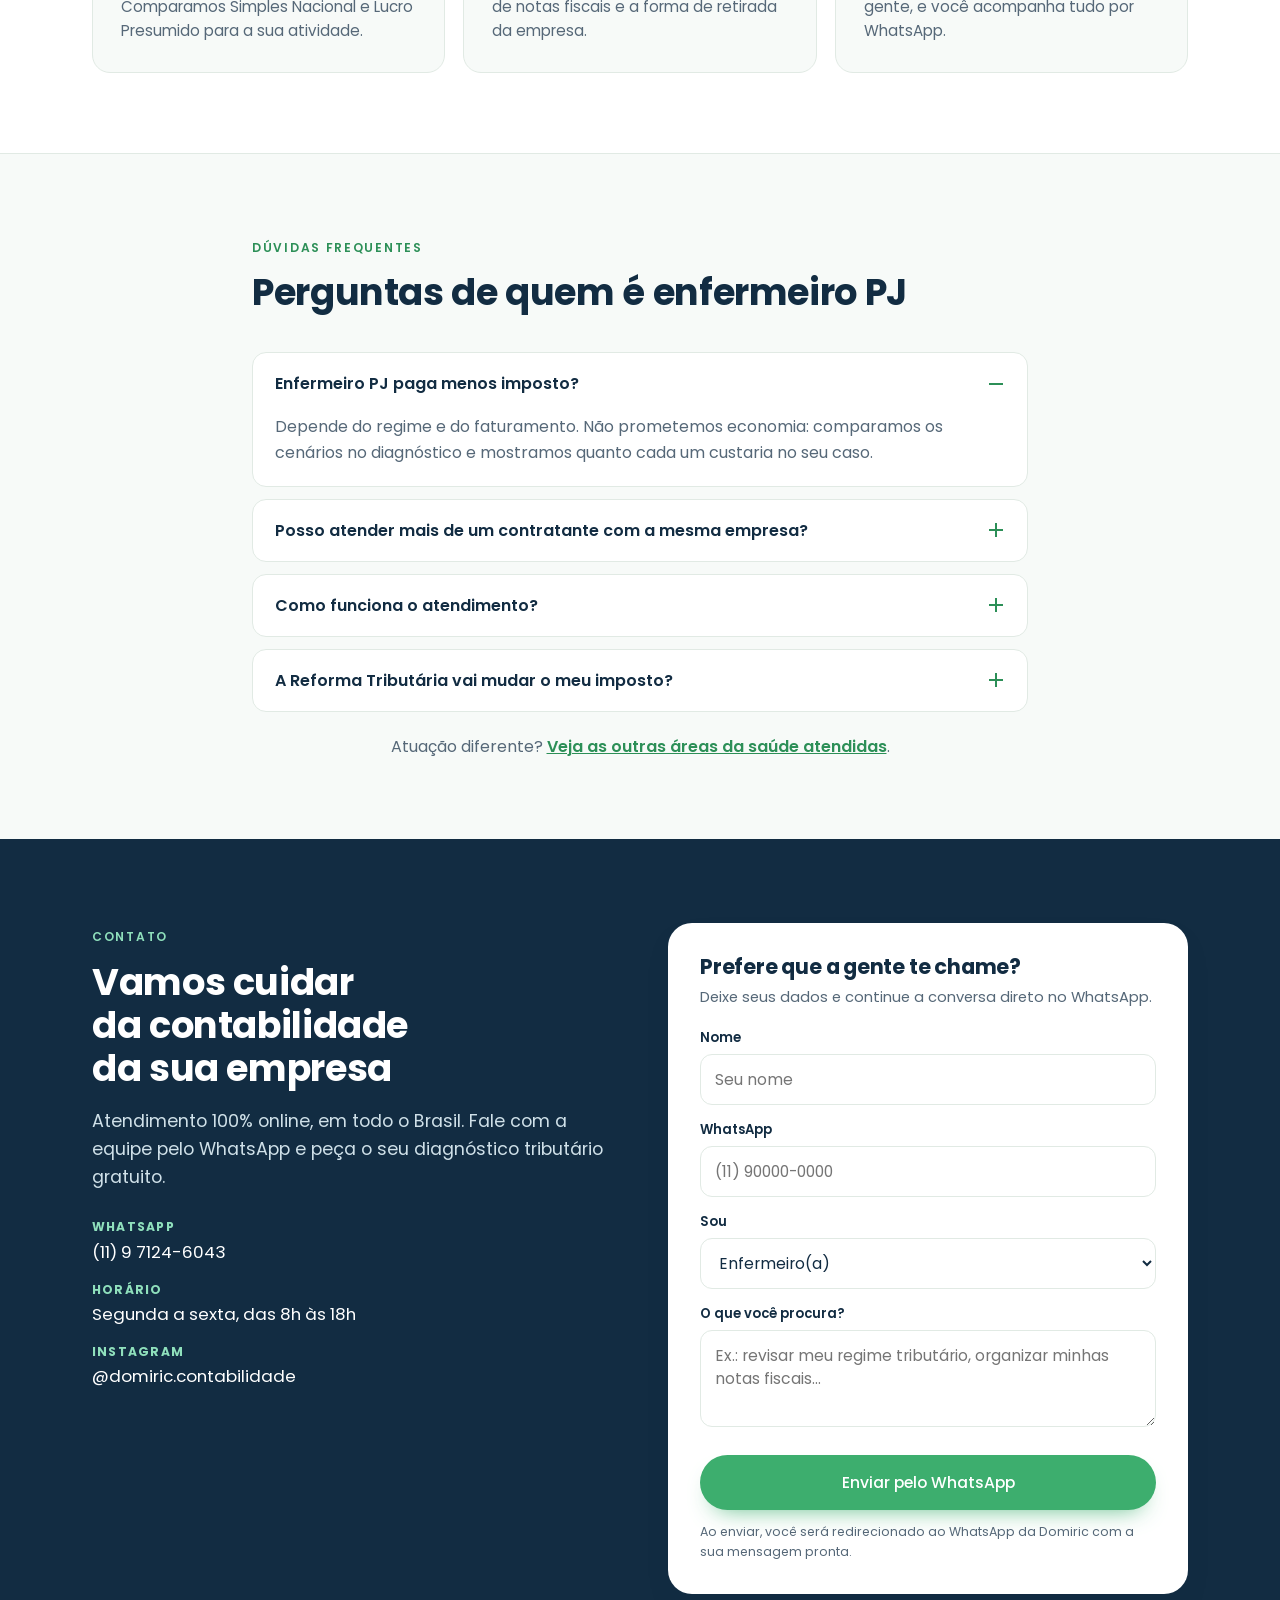
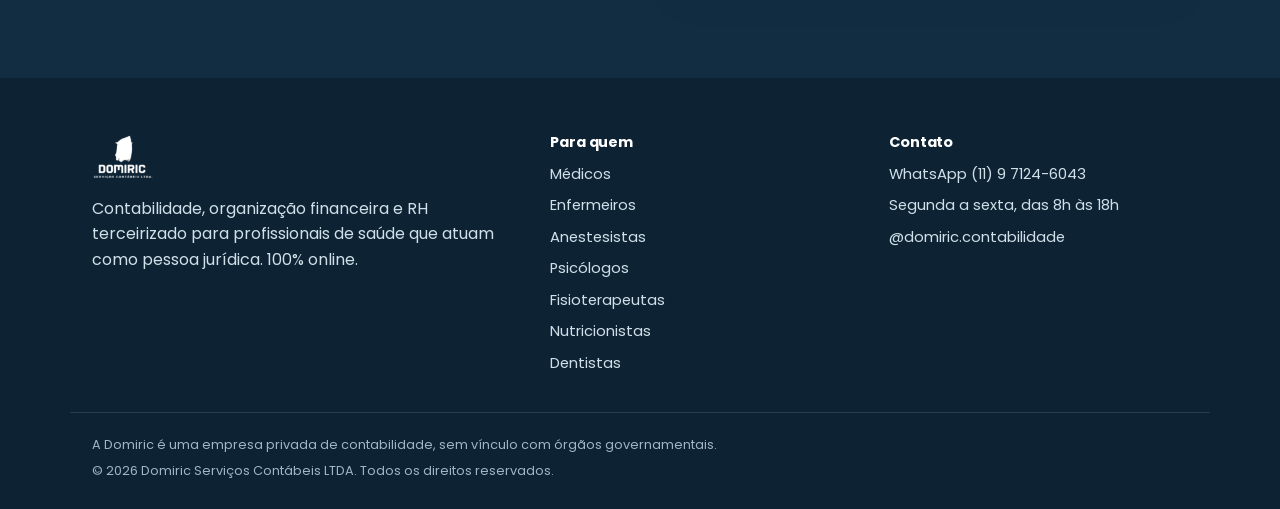
<file: enfermeiros/index.html>
<!DOCTYPE html>
<html lang="pt-BR">
<head>
<!-- Google tag (gtag.js) -->
<script async src="https://www.googletagmanager.com/gtag/js?id=G-FYGS9DL36L"></script>
<script>
  window.dataLayer = window.dataLayer || [];
  function gtag(){dataLayer.push(arguments);}
  gtag('js', new Date());
  gtag('config', 'G-FYGS9DL36L');
</script>
<meta charset="UTF-8">
<meta name="viewport" content="width=device-width, initial-scale=1.0">
<title>Contabilidade para enfermeiros PJ | Domiric Contábil</title>
<meta name="description" content="Contabilidade para enfermeiros PJ: Plantões e atendimentos para diferentes contratantes: deixe a parte fiscal organizada e saiba quanto de imposto você deve. Diagnóstico tributário gratuito e atendimento 100% online.">
<link rel="canonical" href="https://www.domiriccontabil.com.br/enfermeiros/">
<link rel="icon" href="/logo-cropped.png">
<link rel="preconnect" href="https://fonts.googleapis.com">
<link rel="preconnect" href="https://fonts.gstatic.com" crossorigin>
<link href="https://fonts.googleapis.com/css2?family=Poppins:wght@400;500;600;700&display=swap" rel="stylesheet">
<link rel="stylesheet" href="/styles.css">
</head>
<body data-profession="enfermeiros">
<div class="topbar"><div class="wrap"><span>Contabilidade para profissionais de saúde PJ</span><span class="hide-sm">Segunda a sexta, das 8h às 18h · 100% online</span></div></div>
<header class="site" id="siteHeader">
  <div class="wrap nav">
    <a class="brand" href="/"><img src="/logo-cropped.png" alt="Domiric Contábil"></a>
    <nav class="links" aria-label="Principal"><a href="/#para-quem">Para quem</a><a href="/#servicos">Serviços</a><a href="/#como-funciona">Como funciona</a><a href="/#duvidas">Dúvidas</a><a href="/#contato">Contato</a></nav>
    <a class="btn btn-primary btn-sm" href="https://w.app/domiric" target="_blank" rel="noopener" data-loc="header">Falar no WhatsApp</a>
    <button class="menu-toggle" id="menuToggle" aria-label="Abrir menu" aria-expanded="false"><span></span><span></span><span></span></button>
  </div>
  <nav class="nav-mobile" id="navMobile" aria-label="Menu móvel"><a href="/#para-quem">Para quem</a><a href="/#servicos">Serviços</a><a href="/#como-funciona">Como funciona</a><a href="/#duvidas">Dúvidas</a><a href="/#contato">Contato</a><a class="btn btn-primary" href="https://w.app/domiric" target="_blank" rel="noopener" data-loc="menu-mobile">Falar no WhatsApp</a></nav>
</header>
<main>
  <section class="hero hero-prof">
    <div class="wrap hero-grid">
      <div class="hero-copy">
        <span class="eyebrow">Domiric · Enfermeiros PJ</span>
        <h1>Contabilidade para enfermeiros PJ</h1>
        <p class="lead">Plantões e atendimentos para diferentes contratantes: deixe a parte fiscal organizada e saiba quanto de imposto você deve.</p>
        <div class="hero-ctas">
          <a class="btn btn-primary" href="https://w.app/domiric" target="_blank" rel="noopener" data-loc="hero">Falar no WhatsApp</a>
          <a class="btn btn-ghost" href="#contato">Receber contato</a>
        </div>
        <p class="micro">100% online · Segunda a sexta, das 8h às 18h</p>
      </div>
      <figure class="hero-photo"><img src="/hero-contador.jpg" alt="Contador sorrindo em escritório" width="992" height="1082" fetchpriority="high"></figure>
    </div>
  </section>

  <section class="section">
    <div class="wrap two-col">
      <div>
        <span class="eyebrow">O dia a dia</span>
        <h2>O que costuma pesar para enfermeiros PJ</h2>
        <ul class="pain-list"><li>Receber de mais de um contratante</li><li>Escolher o regime tributário mais vantajoso</li><li>Emitir e controlar as notas fiscais de cada plantão</li><li>Separar o dinheiro da empresa do dinheiro pessoal</li></ul>
      </div>
      <div>
        <span class="eyebrow">Como ajudamos</span>
        <h2>Contabilidade pensada para a sua rotina</h2>
        <ul class="help-list"><li><svg viewBox="0 0 24 24" aria-hidden="true"><path d="M4 12.5l5 5L20 6.5"/></svg><span>Diagnóstico tributário para a sua realidade de plantões</span></li><li><svg viewBox="0 0 24 24" aria-hidden="true"><path d="M4 12.5l5 5L20 6.5"/></svg><span>Contabilidade mensal com apoio nas notas fiscais</span></li><li><svg viewBox="0 0 24 24" aria-hidden="true"><path d="M4 12.5l5 5L20 6.5"/></svg><span>Orientação sobre retirada (pró-labore) e distribuição de lucros</span></li><li><svg viewBox="0 0 24 24" aria-hidden="true"><path d="M4 12.5l5 5L20 6.5"/></svg><span>Atendimento direto por WhatsApp, sem burocracia</span></li></ul>
        <a class="btn btn-primary" href="https://w.app/domiric" target="_blank" rel="noopener" data-loc="ajuda">Conversar com um especialista</a>
      </div>
    </div>
  </section>

  <section class="section alt">
    <div class="wrap">
      <div class="section-head"><span class="eyebrow">Como funciona</span><h2>Do diagnóstico à rotina em três passos</h2></div>
      <div class="steps"><div class="step"><div class="n">1</div><h3>Diagnóstico</h3><p>Você conta sua rotina e seus números. Comparamos Simples Nacional e Lucro Presumido para a sua atividade.</p></div><div class="step"><div class="n">2</div><h3>Plano</h3><p>Definimos o enquadramento, a rotina de notas fiscais e a forma de retirada da empresa.</p></div><div class="step"><div class="n">3</div><h3>Rotina cuidada</h3><p>A contabilidade passa a rodar com a gente, e você acompanha tudo por WhatsApp.</p></div></div>
    </div>
  </section>

  <section id="duvidas" class="section">
    <div class="wrap narrow">
      <div class="section-head"><span class="eyebrow">Dúvidas frequentes</span><h2>Perguntas de quem é enfermeiro PJ</h2></div>
      <div class="faq-list"><div class="faq-item open">
      <button class="faq-q" aria-expanded="true">Enfermeiro PJ paga menos imposto?<span class="plus"></span></button>
      <div class="faq-a"><p>Depende do regime e do faturamento. Não prometemos economia: comparamos os cenários no diagnóstico e mostramos quanto cada um custaria no seu caso.</p></div>
    </div><div class="faq-item">
      <button class="faq-q" aria-expanded="false">Posso atender mais de um contratante com a mesma empresa?<span class="plus"></span></button>
      <div class="faq-a"><p>Em geral sim, e a contabilidade organiza as notas e os recebimentos de cada um. Confirmamos o seu caso no diagnóstico.</p></div>
    </div><div class="faq-item">
      <button class="faq-q" aria-expanded="false">Como funciona o atendimento?<span class="plus"></span></button>
      <div class="faq-a"><p>100% online, em todo o Brasil. O contato principal é pelo WhatsApp, de segunda a sexta, das 8h às 18h, direto com um especialista, sem fila de espera.</p></div>
    </div><div class="faq-item">
      <button class="faq-q" aria-expanded="false">A Reforma Tributária vai mudar o meu imposto?<span class="plus"></span></button>
      <div class="faq-a"><p>As mudanças são graduais e dependem do seu enquadramento. Acompanhamos a regulamentação e orientamos o que muda no seu caso, com antecedência.</p></div>
    </div></div>
      <p class="other-prof">Atuação diferente? <a href="/#para-quem">Veja as outras áreas da saúde atendidas</a>.</p>
    </div>
  </section>

  <section id="contato" class="contact">
  <div class="wrap contact-grid">
    <div>
      <span class="eyebrow">Contato</span>
      <h2>Vamos cuidar da contabilidade da sua empresa</h2>
      <p class="lead">Atendimento 100% online, em todo o Brasil. Fale com a equipe pelo WhatsApp e peça o seu diagnóstico tributário gratuito.</p>
      <ul class="contact-list">
        <li><strong>WhatsApp</strong><a href="https://w.app/domiric" target="_blank" rel="noopener" data-loc="contato">(11) 9 7124-6043</a></li>
        <li><strong>Horário</strong><span>Segunda a sexta, das 8h às 18h</span></li>
        <li><strong>Instagram</strong><a href="https://www.instagram.com/domiric.contabilidade/" target="_blank" rel="noopener">@domiric.contabilidade</a></li>
      </ul>
    </div>
    <form class="form-card" id="leadForm" data-profession="enfermeiros">
    <h3>Prefere que a gente te chame?</h3>
    <p class="hint">Deixe seus dados e continue a conversa direto no WhatsApp.</p>
    <label for="fName">Nome</label>
    <input id="fName" name="nome" type="text" placeholder="Seu nome" required autocomplete="name">
    <label for="fPhone">WhatsApp</label>
    <input id="fPhone" name="telefone" type="tel" placeholder="(11) 90000-0000" required autocomplete="tel">
    <label for="fProf">Sou</label>
    <select id="fProf" name="profissao"><option>Médico(a)</option><option selected>Enfermeiro(a)</option><option>Anestesista</option><option>Psicólogo(a)</option><option>Fisioterapeuta</option><option>Nutricionista</option><option>Dentista</option><option>Outra área da saúde</option></select>
    <label for="fMsg">O que você procura?</label>
    <textarea id="fMsg" name="mensagem" rows="3" placeholder="Ex.: revisar meu regime tributário, organizar minhas notas fiscais..."></textarea>
    <button type="submit" class="btn btn-primary btn-block">Enviar pelo WhatsApp</button>
    <p class="form-note">Ao enviar, você será redirecionado ao WhatsApp da Domiric com a sua mensagem pronta.</p>
  </form>
  </div>
</section>
</main>
<footer>
  <div class="wrap foot-grid">
    <div>
      <img class="foot-logo" src="/logo-cropped.png" alt="Domiric Contábil">
      <p>Contabilidade, organização financeira e RH terceirizado para profissionais de saúde que atuam como pessoa jurídica. 100% online.</p>
    </div>
    <div><h4>Para quem</h4><ul><li><a href="/medicos/">Médicos</a></li><li><a href="/enfermeiros/">Enfermeiros</a></li><li><a href="/anestesistas/">Anestesistas</a></li><li><a href="/psicologos/">Psicólogos</a></li><li><a href="/fisioterapeutas/">Fisioterapeutas</a></li><li><a href="/nutricionistas/">Nutricionistas</a></li><li><a href="/dentistas/">Dentistas</a></li></ul></div>
    <div><h4>Contato</h4><ul>
      <li><a href="https://w.app/domiric" target="_blank" rel="noopener" data-loc="rodape">WhatsApp (11) 9 7124-6043</a></li>
      <li><span>Segunda a sexta, das 8h às 18h</span></li>
      <li><a href="https://www.instagram.com/domiric.contabilidade/" target="_blank" rel="noopener">@domiric.contabilidade</a></li>
    </ul></div>
  </div>
  <div class="wrap foot-bottom">
    <p>A Domiric é uma empresa privada de contabilidade, sem vínculo com órgãos governamentais.</p>
    <p>© <span id="year"></span> Domiric Serviços Contábeis LTDA. Todos os direitos reservados.</p>
  </div>
</footer>
<a href="https://w.app/domiric" target="_blank" rel="noopener" class="wa-float" aria-label="Falar no WhatsApp com a Domiric" data-loc="flutuante"><svg viewBox="0 0 32 32" aria-hidden="true"><path d="M16.01 3C9.38 3 4 8.36 4 15c0 2.36.68 4.55 1.87 6.4L4 29l7.8-1.83A11.9 11.9 0 0016 27c6.63 0 12-5.36 12-12S22.64 3 16.01 3zm5.4 14.46c-.3-.15-1.75-.86-2.02-.96-.27-.1-.47-.15-.66.15-.2.3-.76.96-.93 1.16-.17.2-.34.22-.63.07-.3-.15-1.24-.46-2.37-1.47-.87-.78-1.46-1.74-1.63-2.03-.17-.3-.02-.46.13-.6.13-.13.3-.34.44-.5.15-.17.2-.3.3-.5.1-.2.05-.37-.02-.52-.07-.15-.66-1.6-.91-2.19-.24-.58-.48-.5-.66-.5h-.56c-.2 0-.52.07-.79.37-.27.3-1.04 1.02-1.04 2.48s1.07 2.87 1.22 3.07c.15.2 2.1 3.2 5.08 4.49.71.31 1.26.49 1.69.63.71.23 1.36.2 1.87.12.57-.08 1.75-.71 2-1.4.24-.68.24-1.27.17-1.4-.07-.12-.27-.2-.56-.35z"/></svg><span class="wa-tip">Fale com um especialista</span></a>
<script src="/script.js"></script>
</body>
</html>
</file>
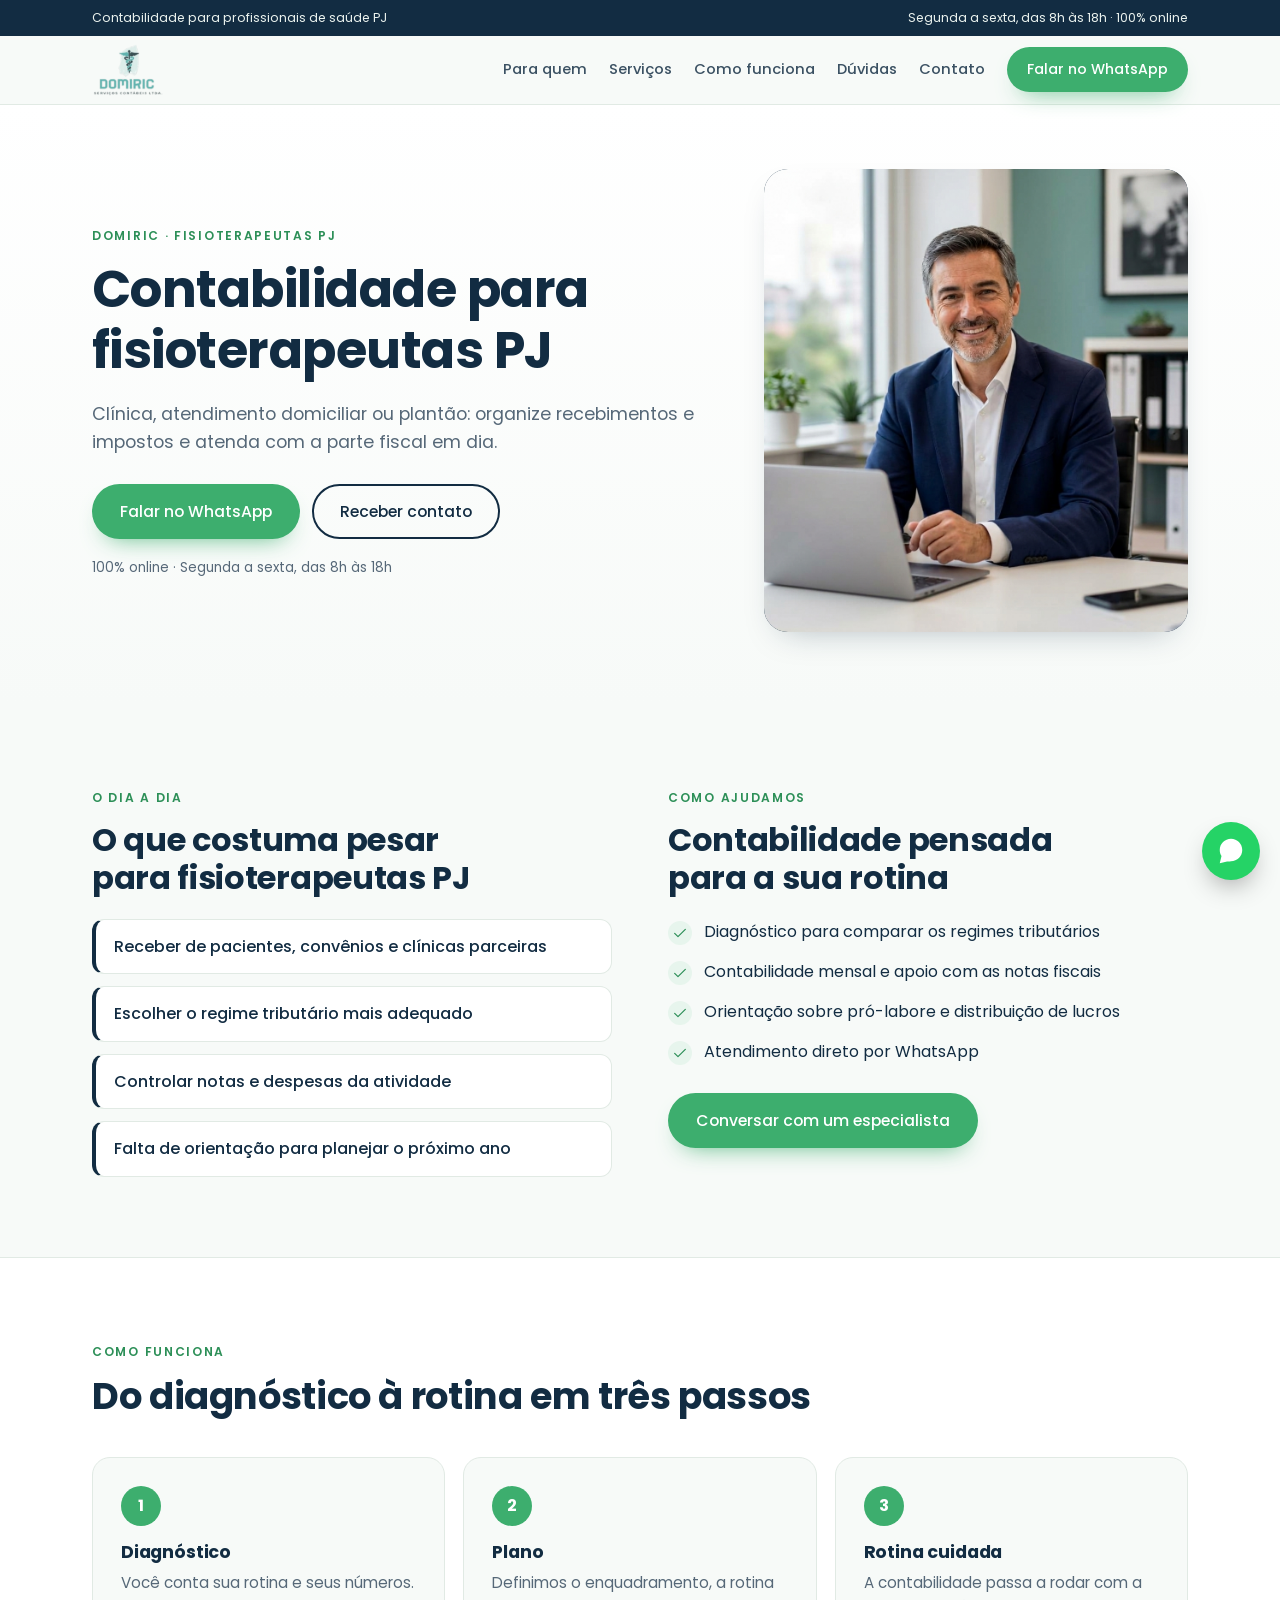
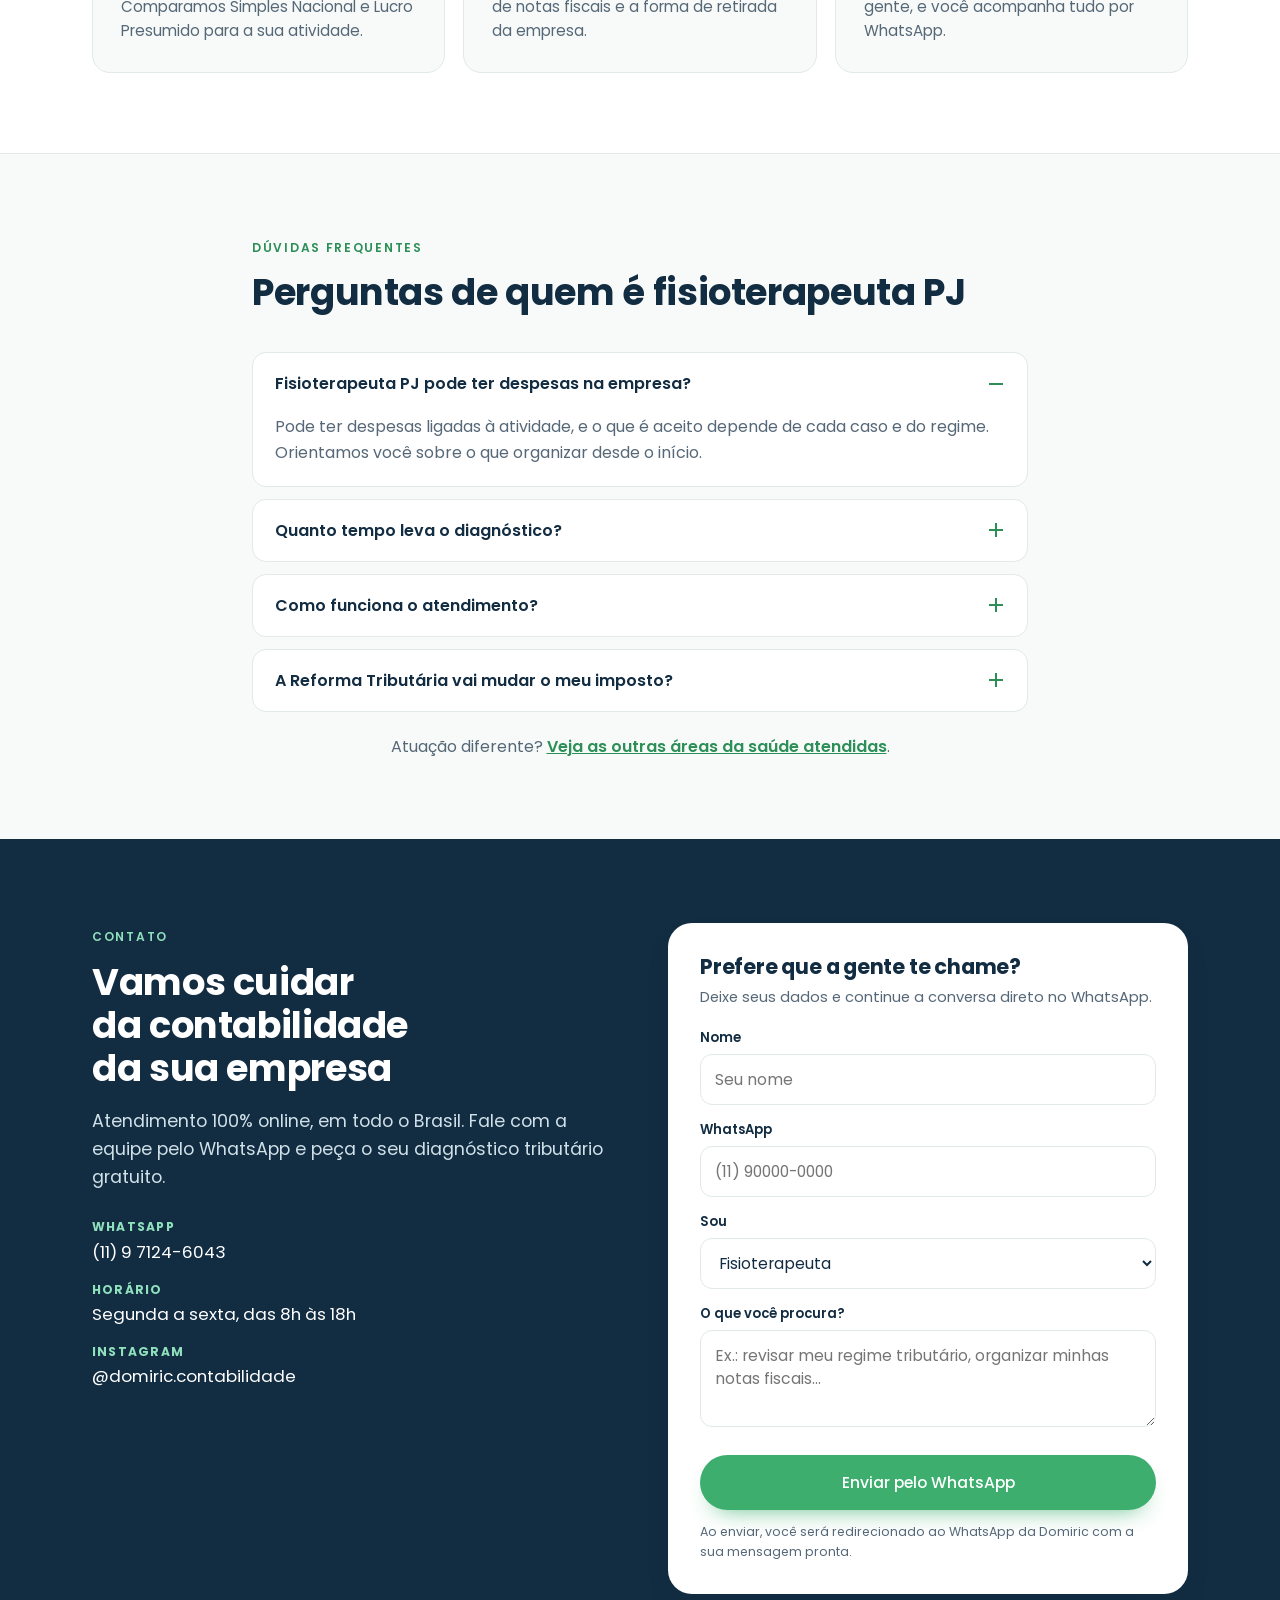
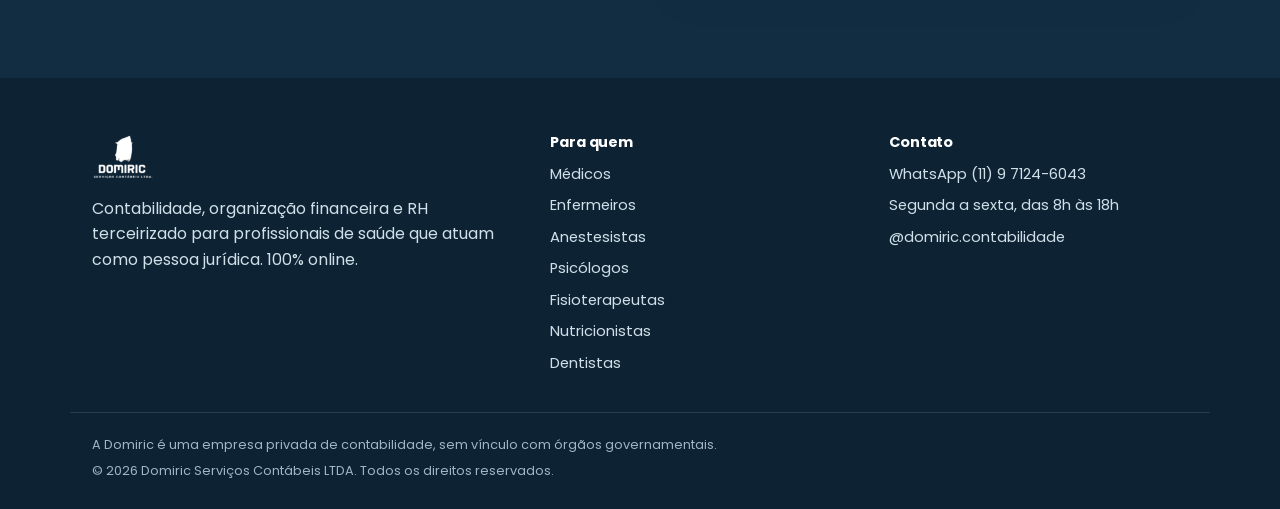
<file: fisioterapeutas/index.html>
<!DOCTYPE html>
<html lang="pt-BR">
<head>
<!-- Google tag (gtag.js) -->
<script async src="https://www.googletagmanager.com/gtag/js?id=G-FYGS9DL36L"></script>
<script>
  window.dataLayer = window.dataLayer || [];
  function gtag(){dataLayer.push(arguments);}
  gtag('js', new Date());
  gtag('config', 'G-FYGS9DL36L');
</script>
<meta charset="UTF-8">
<meta name="viewport" content="width=device-width, initial-scale=1.0">
<title>Contabilidade para fisioterapeutas PJ | Domiric Contábil</title>
<meta name="description" content="Contabilidade para fisioterapeutas PJ: Clínica, atendimento domiciliar ou plantão: organize recebimentos e impostos e atenda com a parte fiscal em dia. Diagnóstico tributário gratuito e atendimento 100% online.">
<link rel="canonical" href="https://www.domiriccontabil.com.br/fisioterapeutas/">
<link rel="icon" href="/logo-cropped.png">
<link rel="preconnect" href="https://fonts.googleapis.com">
<link rel="preconnect" href="https://fonts.gstatic.com" crossorigin>
<link href="https://fonts.googleapis.com/css2?family=Poppins:wght@400;500;600;700&display=swap" rel="stylesheet">
<link rel="stylesheet" href="/styles.css">
</head>
<body data-profession="fisioterapeutas">
<div class="topbar"><div class="wrap"><span>Contabilidade para profissionais de saúde PJ</span><span class="hide-sm">Segunda a sexta, das 8h às 18h · 100% online</span></div></div>
<header class="site" id="siteHeader">
  <div class="wrap nav">
    <a class="brand" href="/"><img src="/logo-cropped.png" alt="Domiric Contábil"></a>
    <nav class="links" aria-label="Principal"><a href="/#para-quem">Para quem</a><a href="/#servicos">Serviços</a><a href="/#como-funciona">Como funciona</a><a href="/#duvidas">Dúvidas</a><a href="/#contato">Contato</a></nav>
    <a class="btn btn-primary btn-sm" href="https://w.app/domiric" target="_blank" rel="noopener" data-loc="header">Falar no WhatsApp</a>
    <button class="menu-toggle" id="menuToggle" aria-label="Abrir menu" aria-expanded="false"><span></span><span></span><span></span></button>
  </div>
  <nav class="nav-mobile" id="navMobile" aria-label="Menu móvel"><a href="/#para-quem">Para quem</a><a href="/#servicos">Serviços</a><a href="/#como-funciona">Como funciona</a><a href="/#duvidas">Dúvidas</a><a href="/#contato">Contato</a><a class="btn btn-primary" href="https://w.app/domiric" target="_blank" rel="noopener" data-loc="menu-mobile">Falar no WhatsApp</a></nav>
</header>
<main>
  <section class="hero hero-prof">
    <div class="wrap hero-grid">
      <div class="hero-copy">
        <span class="eyebrow">Domiric · Fisioterapeutas PJ</span>
        <h1>Contabilidade para fisioterapeutas PJ</h1>
        <p class="lead">Clínica, atendimento domiciliar ou plantão: organize recebimentos e impostos e atenda com a parte fiscal em dia.</p>
        <div class="hero-ctas">
          <a class="btn btn-primary" href="https://w.app/domiric" target="_blank" rel="noopener" data-loc="hero">Falar no WhatsApp</a>
          <a class="btn btn-ghost" href="#contato">Receber contato</a>
        </div>
        <p class="micro">100% online · Segunda a sexta, das 8h às 18h</p>
      </div>
      <figure class="hero-photo"><img src="/hero-contador.jpg" alt="Contador sorrindo em escritório" width="992" height="1082" fetchpriority="high"></figure>
    </div>
  </section>

  <section class="section">
    <div class="wrap two-col">
      <div>
        <span class="eyebrow">O dia a dia</span>
        <h2>O que costuma pesar para fisioterapeutas PJ</h2>
        <ul class="pain-list"><li>Receber de pacientes, convênios e clínicas parceiras</li><li>Escolher o regime tributário mais adequado</li><li>Controlar notas e despesas da atividade</li><li>Falta de orientação para planejar o próximo ano</li></ul>
      </div>
      <div>
        <span class="eyebrow">Como ajudamos</span>
        <h2>Contabilidade pensada para a sua rotina</h2>
        <ul class="help-list"><li><svg viewBox="0 0 24 24" aria-hidden="true"><path d="M4 12.5l5 5L20 6.5"/></svg><span>Diagnóstico para comparar os regimes tributários</span></li><li><svg viewBox="0 0 24 24" aria-hidden="true"><path d="M4 12.5l5 5L20 6.5"/></svg><span>Contabilidade mensal e apoio com as notas fiscais</span></li><li><svg viewBox="0 0 24 24" aria-hidden="true"><path d="M4 12.5l5 5L20 6.5"/></svg><span>Orientação sobre pró-labore e distribuição de lucros</span></li><li><svg viewBox="0 0 24 24" aria-hidden="true"><path d="M4 12.5l5 5L20 6.5"/></svg><span>Atendimento direto por WhatsApp</span></li></ul>
        <a class="btn btn-primary" href="https://w.app/domiric" target="_blank" rel="noopener" data-loc="ajuda">Conversar com um especialista</a>
      </div>
    </div>
  </section>

  <section class="section alt">
    <div class="wrap">
      <div class="section-head"><span class="eyebrow">Como funciona</span><h2>Do diagnóstico à rotina em três passos</h2></div>
      <div class="steps"><div class="step"><div class="n">1</div><h3>Diagnóstico</h3><p>Você conta sua rotina e seus números. Comparamos Simples Nacional e Lucro Presumido para a sua atividade.</p></div><div class="step"><div class="n">2</div><h3>Plano</h3><p>Definimos o enquadramento, a rotina de notas fiscais e a forma de retirada da empresa.</p></div><div class="step"><div class="n">3</div><h3>Rotina cuidada</h3><p>A contabilidade passa a rodar com a gente, e você acompanha tudo por WhatsApp.</p></div></div>
    </div>
  </section>

  <section id="duvidas" class="section">
    <div class="wrap narrow">
      <div class="section-head"><span class="eyebrow">Dúvidas frequentes</span><h2>Perguntas de quem é fisioterapeuta PJ</h2></div>
      <div class="faq-list"><div class="faq-item open">
      <button class="faq-q" aria-expanded="true">Fisioterapeuta PJ pode ter despesas na empresa?<span class="plus"></span></button>
      <div class="faq-a"><p>Pode ter despesas ligadas à atividade, e o que é aceito depende de cada caso e do regime. Orientamos você sobre o que organizar desde o início.</p></div>
    </div><div class="faq-item">
      <button class="faq-q" aria-expanded="false">Quanto tempo leva o diagnóstico?<span class="plus"></span></button>
      <div class="faq-a"><p>Você conversa com um especialista pelo WhatsApp e informa faturamento e despesas aproximados. A comparação dos cenários vem em seguida.</p></div>
    </div><div class="faq-item">
      <button class="faq-q" aria-expanded="false">Como funciona o atendimento?<span class="plus"></span></button>
      <div class="faq-a"><p>100% online, em todo o Brasil. O contato principal é pelo WhatsApp, de segunda a sexta, das 8h às 18h, direto com um especialista, sem fila de espera.</p></div>
    </div><div class="faq-item">
      <button class="faq-q" aria-expanded="false">A Reforma Tributária vai mudar o meu imposto?<span class="plus"></span></button>
      <div class="faq-a"><p>As mudanças são graduais e dependem do seu enquadramento. Acompanhamos a regulamentação e orientamos o que muda no seu caso, com antecedência.</p></div>
    </div></div>
      <p class="other-prof">Atuação diferente? <a href="/#para-quem">Veja as outras áreas da saúde atendidas</a>.</p>
    </div>
  </section>

  <section id="contato" class="contact">
  <div class="wrap contact-grid">
    <div>
      <span class="eyebrow">Contato</span>
      <h2>Vamos cuidar da contabilidade da sua empresa</h2>
      <p class="lead">Atendimento 100% online, em todo o Brasil. Fale com a equipe pelo WhatsApp e peça o seu diagnóstico tributário gratuito.</p>
      <ul class="contact-list">
        <li><strong>WhatsApp</strong><a href="https://w.app/domiric" target="_blank" rel="noopener" data-loc="contato">(11) 9 7124-6043</a></li>
        <li><strong>Horário</strong><span>Segunda a sexta, das 8h às 18h</span></li>
        <li><strong>Instagram</strong><a href="https://www.instagram.com/domiric.contabilidade/" target="_blank" rel="noopener">@domiric.contabilidade</a></li>
      </ul>
    </div>
    <form class="form-card" id="leadForm" data-profession="fisioterapeutas">
    <h3>Prefere que a gente te chame?</h3>
    <p class="hint">Deixe seus dados e continue a conversa direto no WhatsApp.</p>
    <label for="fName">Nome</label>
    <input id="fName" name="nome" type="text" placeholder="Seu nome" required autocomplete="name">
    <label for="fPhone">WhatsApp</label>
    <input id="fPhone" name="telefone" type="tel" placeholder="(11) 90000-0000" required autocomplete="tel">
    <label for="fProf">Sou</label>
    <select id="fProf" name="profissao"><option>Médico(a)</option><option>Enfermeiro(a)</option><option>Anestesista</option><option>Psicólogo(a)</option><option selected>Fisioterapeuta</option><option>Nutricionista</option><option>Dentista</option><option>Outra área da saúde</option></select>
    <label for="fMsg">O que você procura?</label>
    <textarea id="fMsg" name="mensagem" rows="3" placeholder="Ex.: revisar meu regime tributário, organizar minhas notas fiscais..."></textarea>
    <button type="submit" class="btn btn-primary btn-block">Enviar pelo WhatsApp</button>
    <p class="form-note">Ao enviar, você será redirecionado ao WhatsApp da Domiric com a sua mensagem pronta.</p>
  </form>
  </div>
</section>
</main>
<footer>
  <div class="wrap foot-grid">
    <div>
      <img class="foot-logo" src="/logo-cropped.png" alt="Domiric Contábil">
      <p>Contabilidade, organização financeira e RH terceirizado para profissionais de saúde que atuam como pessoa jurídica. 100% online.</p>
    </div>
    <div><h4>Para quem</h4><ul><li><a href="/medicos/">Médicos</a></li><li><a href="/enfermeiros/">Enfermeiros</a></li><li><a href="/anestesistas/">Anestesistas</a></li><li><a href="/psicologos/">Psicólogos</a></li><li><a href="/fisioterapeutas/">Fisioterapeutas</a></li><li><a href="/nutricionistas/">Nutricionistas</a></li><li><a href="/dentistas/">Dentistas</a></li></ul></div>
    <div><h4>Contato</h4><ul>
      <li><a href="https://w.app/domiric" target="_blank" rel="noopener" data-loc="rodape">WhatsApp (11) 9 7124-6043</a></li>
      <li><span>Segunda a sexta, das 8h às 18h</span></li>
      <li><a href="https://www.instagram.com/domiric.contabilidade/" target="_blank" rel="noopener">@domiric.contabilidade</a></li>
    </ul></div>
  </div>
  <div class="wrap foot-bottom">
    <p>A Domiric é uma empresa privada de contabilidade, sem vínculo com órgãos governamentais.</p>
    <p>© <span id="year"></span> Domiric Serviços Contábeis LTDA. Todos os direitos reservados.</p>
  </div>
</footer>
<a href="https://w.app/domiric" target="_blank" rel="noopener" class="wa-float" aria-label="Falar no WhatsApp com a Domiric" data-loc="flutuante"><svg viewBox="0 0 32 32" aria-hidden="true"><path d="M16.01 3C9.38 3 4 8.36 4 15c0 2.36.68 4.55 1.87 6.4L4 29l7.8-1.83A11.9 11.9 0 0016 27c6.63 0 12-5.36 12-12S22.64 3 16.01 3zm5.4 14.46c-.3-.15-1.75-.86-2.02-.96-.27-.1-.47-.15-.66.15-.2.3-.76.96-.93 1.16-.17.2-.34.22-.63.07-.3-.15-1.24-.46-2.37-1.47-.87-.78-1.46-1.74-1.63-2.03-.17-.3-.02-.46.13-.6.13-.13.3-.34.44-.5.15-.17.2-.3.3-.5.1-.2.05-.37-.02-.52-.07-.15-.66-1.6-.91-2.19-.24-.58-.48-.5-.66-.5h-.56c-.2 0-.52.07-.79.37-.27.3-1.04 1.02-1.04 2.48s1.07 2.87 1.22 3.07c.15.2 2.1 3.2 5.08 4.49.71.31 1.26.49 1.69.63.71.23 1.36.2 1.87.12.57-.08 1.75-.71 2-1.4.24-.68.24-1.27.17-1.4-.07-.12-.27-.2-.56-.35z"/></svg><span class="wa-tip">Fale com um especialista</span></a>
<script src="/script.js"></script>
</body>
</html>
</file>
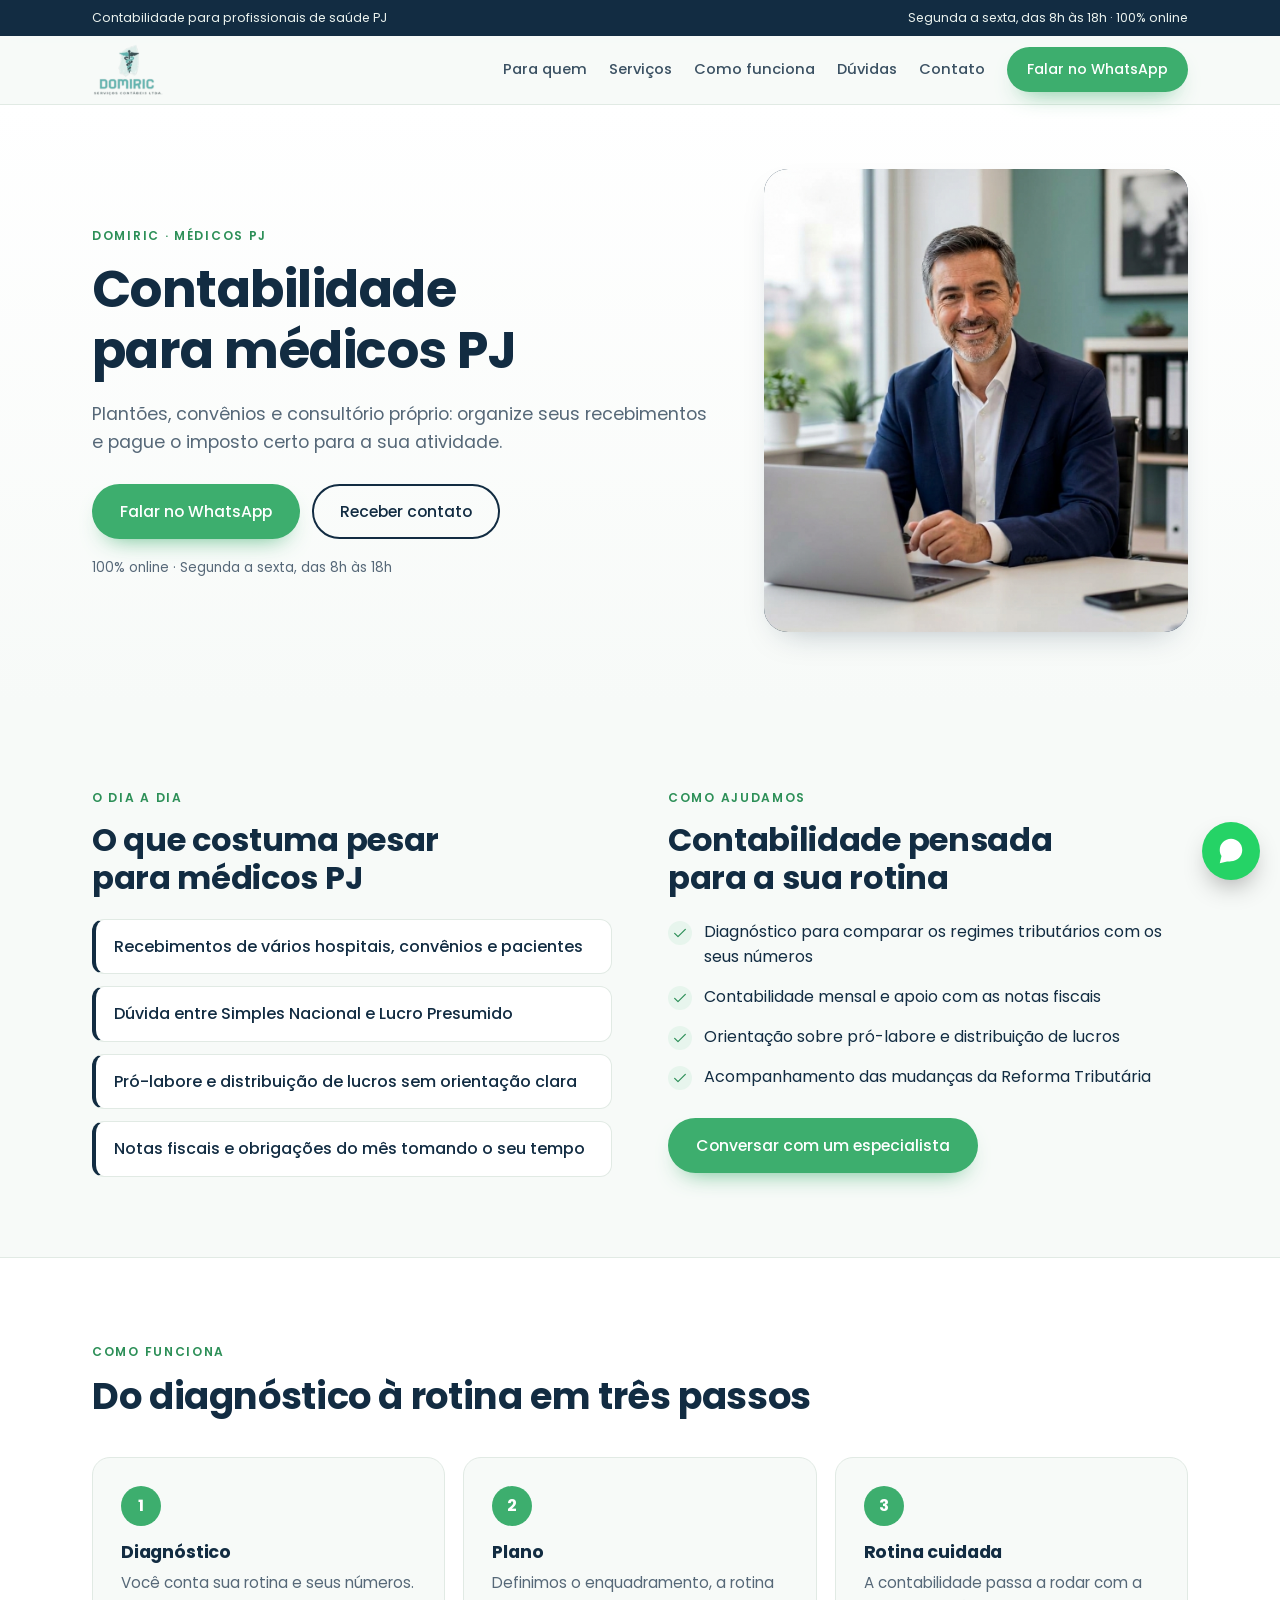
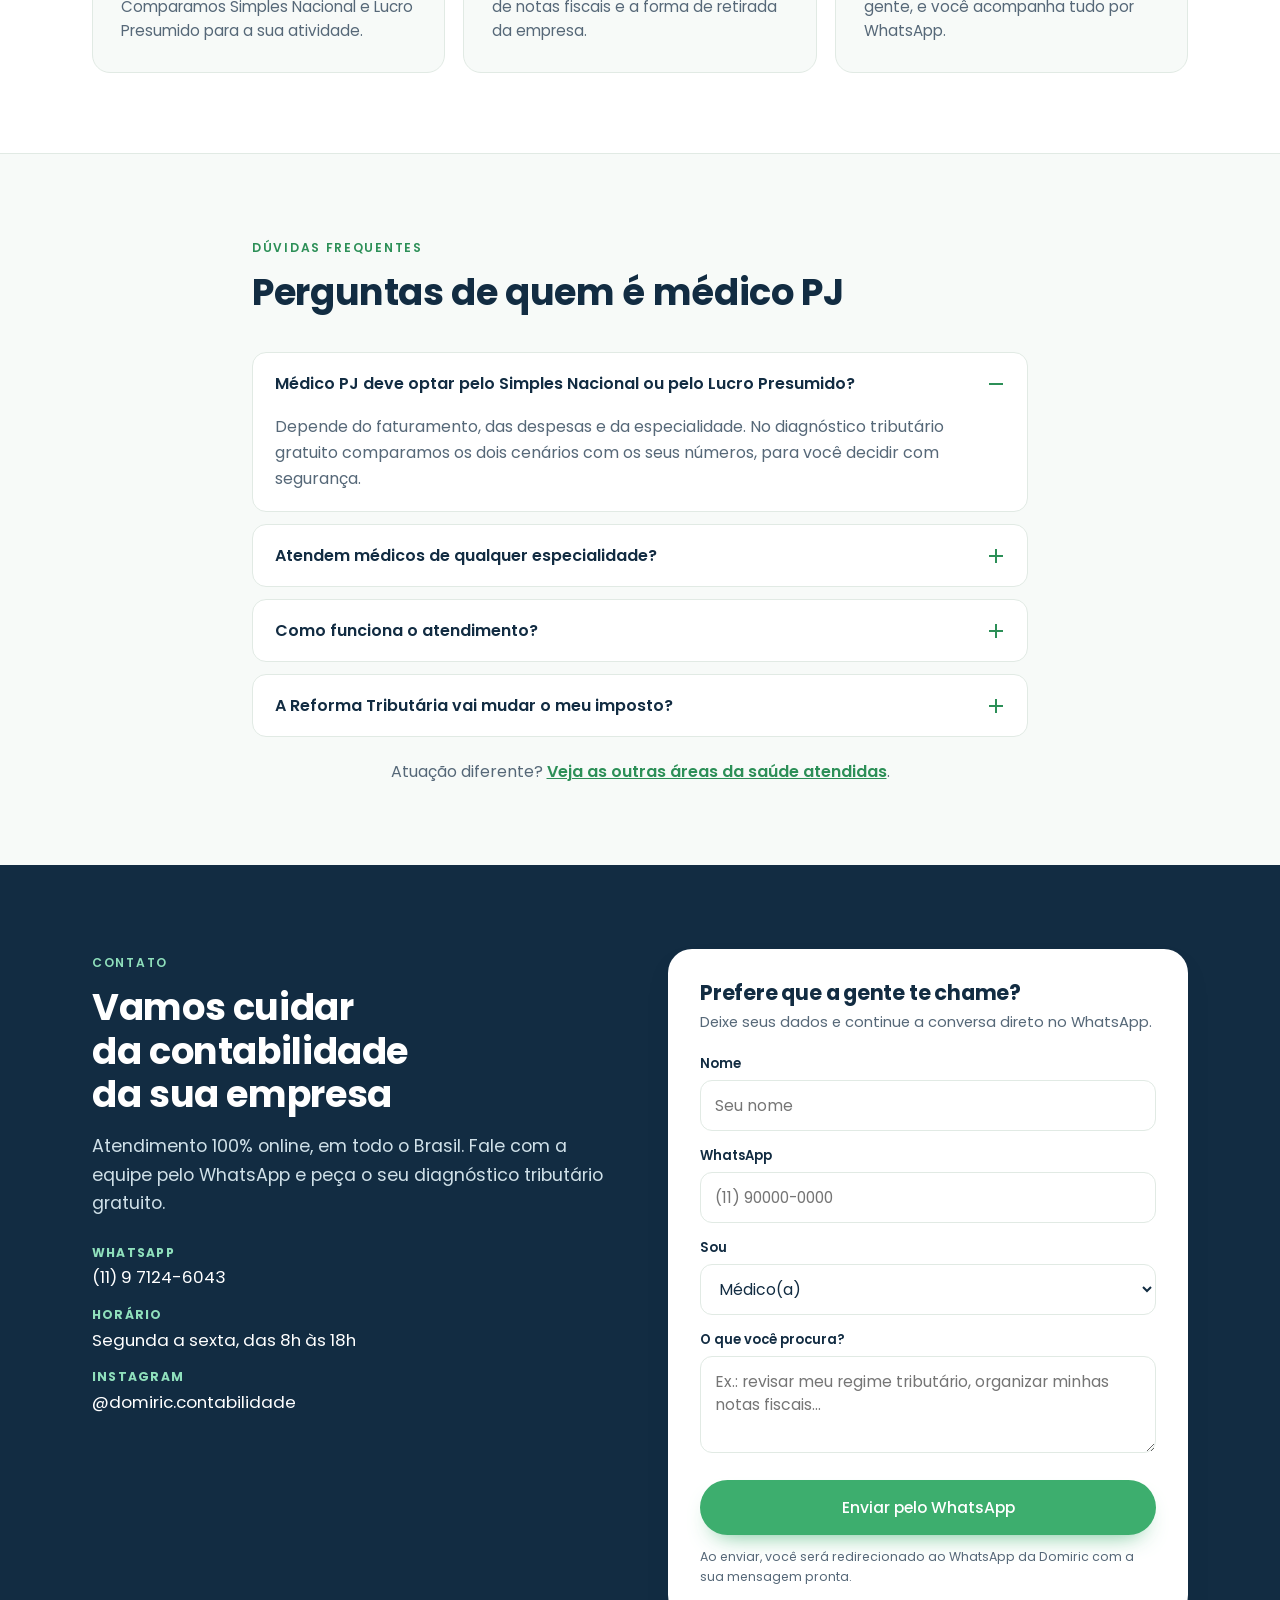
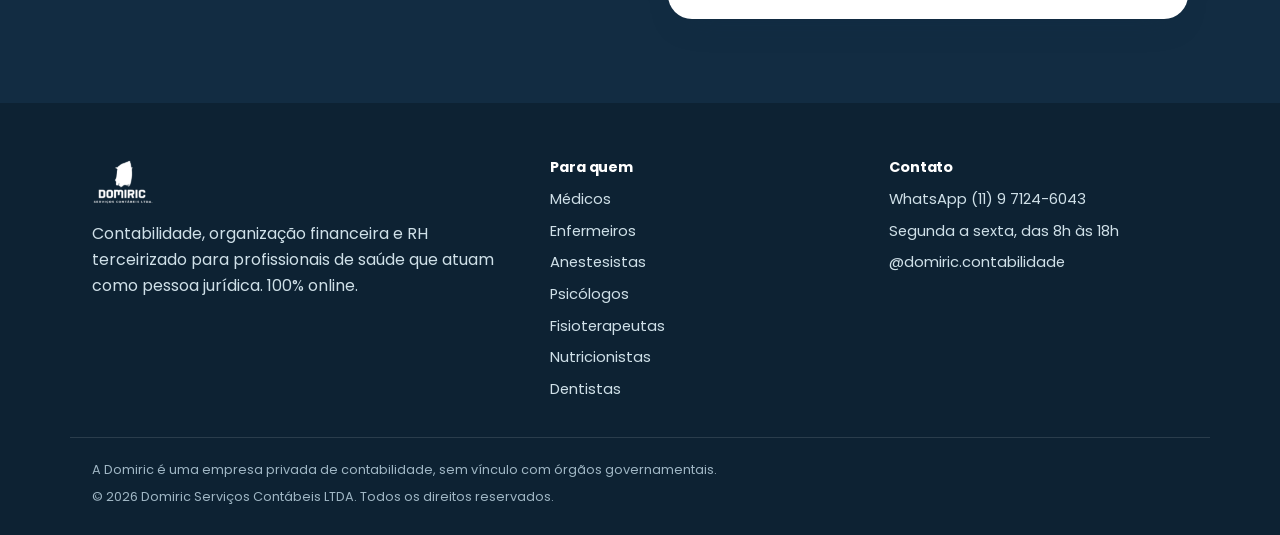
<file: medicos/index.html>
<!DOCTYPE html>
<html lang="pt-BR">
<head>
<!-- Google tag (gtag.js) -->
<script async src="https://www.googletagmanager.com/gtag/js?id=G-FYGS9DL36L"></script>
<script>
  window.dataLayer = window.dataLayer || [];
  function gtag(){dataLayer.push(arguments);}
  gtag('js', new Date());
  gtag('config', 'G-FYGS9DL36L');
</script>
<meta charset="UTF-8">
<meta name="viewport" content="width=device-width, initial-scale=1.0">
<title>Contabilidade para médicos PJ | Domiric Contábil</title>
<meta name="description" content="Contabilidade para médicos PJ: Plantões, convênios e consultório próprio: organize seus recebimentos e pague o imposto certo para a sua atividade. Diagnóstico tributário gratuito e atendimento 100% online.">
<link rel="canonical" href="https://www.domiriccontabil.com.br/medicos/">
<link rel="icon" href="/logo-cropped.png">
<link rel="preconnect" href="https://fonts.googleapis.com">
<link rel="preconnect" href="https://fonts.gstatic.com" crossorigin>
<link href="https://fonts.googleapis.com/css2?family=Poppins:wght@400;500;600;700&display=swap" rel="stylesheet">
<link rel="stylesheet" href="/styles.css">
</head>
<body data-profession="medicos">
<div class="topbar"><div class="wrap"><span>Contabilidade para profissionais de saúde PJ</span><span class="hide-sm">Segunda a sexta, das 8h às 18h · 100% online</span></div></div>
<header class="site" id="siteHeader">
  <div class="wrap nav">
    <a class="brand" href="/"><img src="/logo-cropped.png" alt="Domiric Contábil"></a>
    <nav class="links" aria-label="Principal"><a href="/#para-quem">Para quem</a><a href="/#servicos">Serviços</a><a href="/#como-funciona">Como funciona</a><a href="/#duvidas">Dúvidas</a><a href="/#contato">Contato</a></nav>
    <a class="btn btn-primary btn-sm" href="https://w.app/domiric" target="_blank" rel="noopener" data-loc="header">Falar no WhatsApp</a>
    <button class="menu-toggle" id="menuToggle" aria-label="Abrir menu" aria-expanded="false"><span></span><span></span><span></span></button>
  </div>
  <nav class="nav-mobile" id="navMobile" aria-label="Menu móvel"><a href="/#para-quem">Para quem</a><a href="/#servicos">Serviços</a><a href="/#como-funciona">Como funciona</a><a href="/#duvidas">Dúvidas</a><a href="/#contato">Contato</a><a class="btn btn-primary" href="https://w.app/domiric" target="_blank" rel="noopener" data-loc="menu-mobile">Falar no WhatsApp</a></nav>
</header>
<main>
  <section class="hero hero-prof">
    <div class="wrap hero-grid">
      <div class="hero-copy">
        <span class="eyebrow">Domiric · Médicos PJ</span>
        <h1>Contabilidade para médicos PJ</h1>
        <p class="lead">Plantões, convênios e consultório próprio: organize seus recebimentos e pague o imposto certo para a sua atividade.</p>
        <div class="hero-ctas">
          <a class="btn btn-primary" href="https://w.app/domiric" target="_blank" rel="noopener" data-loc="hero">Falar no WhatsApp</a>
          <a class="btn btn-ghost" href="#contato">Receber contato</a>
        </div>
        <p class="micro">100% online · Segunda a sexta, das 8h às 18h</p>
      </div>
      <figure class="hero-photo"><img src="/hero-contador.jpg" alt="Contador sorrindo em escritório" width="992" height="1082" fetchpriority="high"></figure>
    </div>
  </section>

  <section class="section">
    <div class="wrap two-col">
      <div>
        <span class="eyebrow">O dia a dia</span>
        <h2>O que costuma pesar para médicos PJ</h2>
        <ul class="pain-list"><li>Recebimentos de vários hospitais, convênios e pacientes</li><li>Dúvida entre Simples Nacional e Lucro Presumido</li><li>Pró-labore e distribuição de lucros sem orientação clara</li><li>Notas fiscais e obrigações do mês tomando o seu tempo</li></ul>
      </div>
      <div>
        <span class="eyebrow">Como ajudamos</span>
        <h2>Contabilidade pensada para a sua rotina</h2>
        <ul class="help-list"><li><svg viewBox="0 0 24 24" aria-hidden="true"><path d="M4 12.5l5 5L20 6.5"/></svg><span>Diagnóstico para comparar os regimes tributários com os seus números</span></li><li><svg viewBox="0 0 24 24" aria-hidden="true"><path d="M4 12.5l5 5L20 6.5"/></svg><span>Contabilidade mensal e apoio com as notas fiscais</span></li><li><svg viewBox="0 0 24 24" aria-hidden="true"><path d="M4 12.5l5 5L20 6.5"/></svg><span>Orientação sobre pró-labore e distribuição de lucros</span></li><li><svg viewBox="0 0 24 24" aria-hidden="true"><path d="M4 12.5l5 5L20 6.5"/></svg><span>Acompanhamento das mudanças da Reforma Tributária</span></li></ul>
        <a class="btn btn-primary" href="https://w.app/domiric" target="_blank" rel="noopener" data-loc="ajuda">Conversar com um especialista</a>
      </div>
    </div>
  </section>

  <section class="section alt">
    <div class="wrap">
      <div class="section-head"><span class="eyebrow">Como funciona</span><h2>Do diagnóstico à rotina em três passos</h2></div>
      <div class="steps"><div class="step"><div class="n">1</div><h3>Diagnóstico</h3><p>Você conta sua rotina e seus números. Comparamos Simples Nacional e Lucro Presumido para a sua atividade.</p></div><div class="step"><div class="n">2</div><h3>Plano</h3><p>Definimos o enquadramento, a rotina de notas fiscais e a forma de retirada da empresa.</p></div><div class="step"><div class="n">3</div><h3>Rotina cuidada</h3><p>A contabilidade passa a rodar com a gente, e você acompanha tudo por WhatsApp.</p></div></div>
    </div>
  </section>

  <section id="duvidas" class="section">
    <div class="wrap narrow">
      <div class="section-head"><span class="eyebrow">Dúvidas frequentes</span><h2>Perguntas de quem é médico PJ</h2></div>
      <div class="faq-list"><div class="faq-item open">
      <button class="faq-q" aria-expanded="true">Médico PJ deve optar pelo Simples Nacional ou pelo Lucro Presumido?<span class="plus"></span></button>
      <div class="faq-a"><p>Depende do faturamento, das despesas e da especialidade. No diagnóstico tributário gratuito comparamos os dois cenários com os seus números, para você decidir com segurança.</p></div>
    </div><div class="faq-item">
      <button class="faq-q" aria-expanded="false">Atendem médicos de qualquer especialidade?<span class="plus"></span></button>
      <div class="faq-a"><p>Sim. Atendemos médicos que atuam em plantões, convênios ou consultório próprio, de diversas especialidades.</p></div>
    </div><div class="faq-item">
      <button class="faq-q" aria-expanded="false">Como funciona o atendimento?<span class="plus"></span></button>
      <div class="faq-a"><p>100% online, em todo o Brasil. O contato principal é pelo WhatsApp, de segunda a sexta, das 8h às 18h, direto com um especialista, sem fila de espera.</p></div>
    </div><div class="faq-item">
      <button class="faq-q" aria-expanded="false">A Reforma Tributária vai mudar o meu imposto?<span class="plus"></span></button>
      <div class="faq-a"><p>As mudanças são graduais e dependem do seu enquadramento. Acompanhamos a regulamentação e orientamos o que muda no seu caso, com antecedência.</p></div>
    </div></div>
      <p class="other-prof">Atuação diferente? <a href="/#para-quem">Veja as outras áreas da saúde atendidas</a>.</p>
    </div>
  </section>

  <section id="contato" class="contact">
  <div class="wrap contact-grid">
    <div>
      <span class="eyebrow">Contato</span>
      <h2>Vamos cuidar da contabilidade da sua empresa</h2>
      <p class="lead">Atendimento 100% online, em todo o Brasil. Fale com a equipe pelo WhatsApp e peça o seu diagnóstico tributário gratuito.</p>
      <ul class="contact-list">
        <li><strong>WhatsApp</strong><a href="https://w.app/domiric" target="_blank" rel="noopener" data-loc="contato">(11) 9 7124-6043</a></li>
        <li><strong>Horário</strong><span>Segunda a sexta, das 8h às 18h</span></li>
        <li><strong>Instagram</strong><a href="https://www.instagram.com/domiric.contabilidade/" target="_blank" rel="noopener">@domiric.contabilidade</a></li>
      </ul>
    </div>
    <form class="form-card" id="leadForm" data-profession="medicos">
    <h3>Prefere que a gente te chame?</h3>
    <p class="hint">Deixe seus dados e continue a conversa direto no WhatsApp.</p>
    <label for="fName">Nome</label>
    <input id="fName" name="nome" type="text" placeholder="Seu nome" required autocomplete="name">
    <label for="fPhone">WhatsApp</label>
    <input id="fPhone" name="telefone" type="tel" placeholder="(11) 90000-0000" required autocomplete="tel">
    <label for="fProf">Sou</label>
    <select id="fProf" name="profissao"><option selected>Médico(a)</option><option>Enfermeiro(a)</option><option>Anestesista</option><option>Psicólogo(a)</option><option>Fisioterapeuta</option><option>Nutricionista</option><option>Dentista</option><option>Outra área da saúde</option></select>
    <label for="fMsg">O que você procura?</label>
    <textarea id="fMsg" name="mensagem" rows="3" placeholder="Ex.: revisar meu regime tributário, organizar minhas notas fiscais..."></textarea>
    <button type="submit" class="btn btn-primary btn-block">Enviar pelo WhatsApp</button>
    <p class="form-note">Ao enviar, você será redirecionado ao WhatsApp da Domiric com a sua mensagem pronta.</p>
  </form>
  </div>
</section>
</main>
<footer>
  <div class="wrap foot-grid">
    <div>
      <img class="foot-logo" src="/logo-cropped.png" alt="Domiric Contábil">
      <p>Contabilidade, organização financeira e RH terceirizado para profissionais de saúde que atuam como pessoa jurídica. 100% online.</p>
    </div>
    <div><h4>Para quem</h4><ul><li><a href="/medicos/">Médicos</a></li><li><a href="/enfermeiros/">Enfermeiros</a></li><li><a href="/anestesistas/">Anestesistas</a></li><li><a href="/psicologos/">Psicólogos</a></li><li><a href="/fisioterapeutas/">Fisioterapeutas</a></li><li><a href="/nutricionistas/">Nutricionistas</a></li><li><a href="/dentistas/">Dentistas</a></li></ul></div>
    <div><h4>Contato</h4><ul>
      <li><a href="https://w.app/domiric" target="_blank" rel="noopener" data-loc="rodape">WhatsApp (11) 9 7124-6043</a></li>
      <li><span>Segunda a sexta, das 8h às 18h</span></li>
      <li><a href="https://www.instagram.com/domiric.contabilidade/" target="_blank" rel="noopener">@domiric.contabilidade</a></li>
    </ul></div>
  </div>
  <div class="wrap foot-bottom">
    <p>A Domiric é uma empresa privada de contabilidade, sem vínculo com órgãos governamentais.</p>
    <p>© <span id="year"></span> Domiric Serviços Contábeis LTDA. Todos os direitos reservados.</p>
  </div>
</footer>
<a href="https://w.app/domiric" target="_blank" rel="noopener" class="wa-float" aria-label="Falar no WhatsApp com a Domiric" data-loc="flutuante"><svg viewBox="0 0 32 32" aria-hidden="true"><path d="M16.01 3C9.38 3 4 8.36 4 15c0 2.36.68 4.55 1.87 6.4L4 29l7.8-1.83A11.9 11.9 0 0016 27c6.63 0 12-5.36 12-12S22.64 3 16.01 3zm5.4 14.46c-.3-.15-1.75-.86-2.02-.96-.27-.1-.47-.15-.66.15-.2.3-.76.96-.93 1.16-.17.2-.34.22-.63.07-.3-.15-1.24-.46-2.37-1.47-.87-.78-1.46-1.74-1.63-2.03-.17-.3-.02-.46.13-.6.13-.13.3-.34.44-.5.15-.17.2-.3.3-.5.1-.2.05-.37-.02-.52-.07-.15-.66-1.6-.91-2.19-.24-.58-.48-.5-.66-.5h-.56c-.2 0-.52.07-.79.37-.27.3-1.04 1.02-1.04 2.48s1.07 2.87 1.22 3.07c.15.2 2.1 3.2 5.08 4.49.71.31 1.26.49 1.69.63.71.23 1.36.2 1.87.12.57-.08 1.75-.71 2-1.4.24-.68.24-1.27.17-1.4-.07-.12-.27-.2-.56-.35z"/></svg><span class="wa-tip">Fale com um especialista</span></a>
<script src="/script.js"></script>
</body>
</html>
</file>
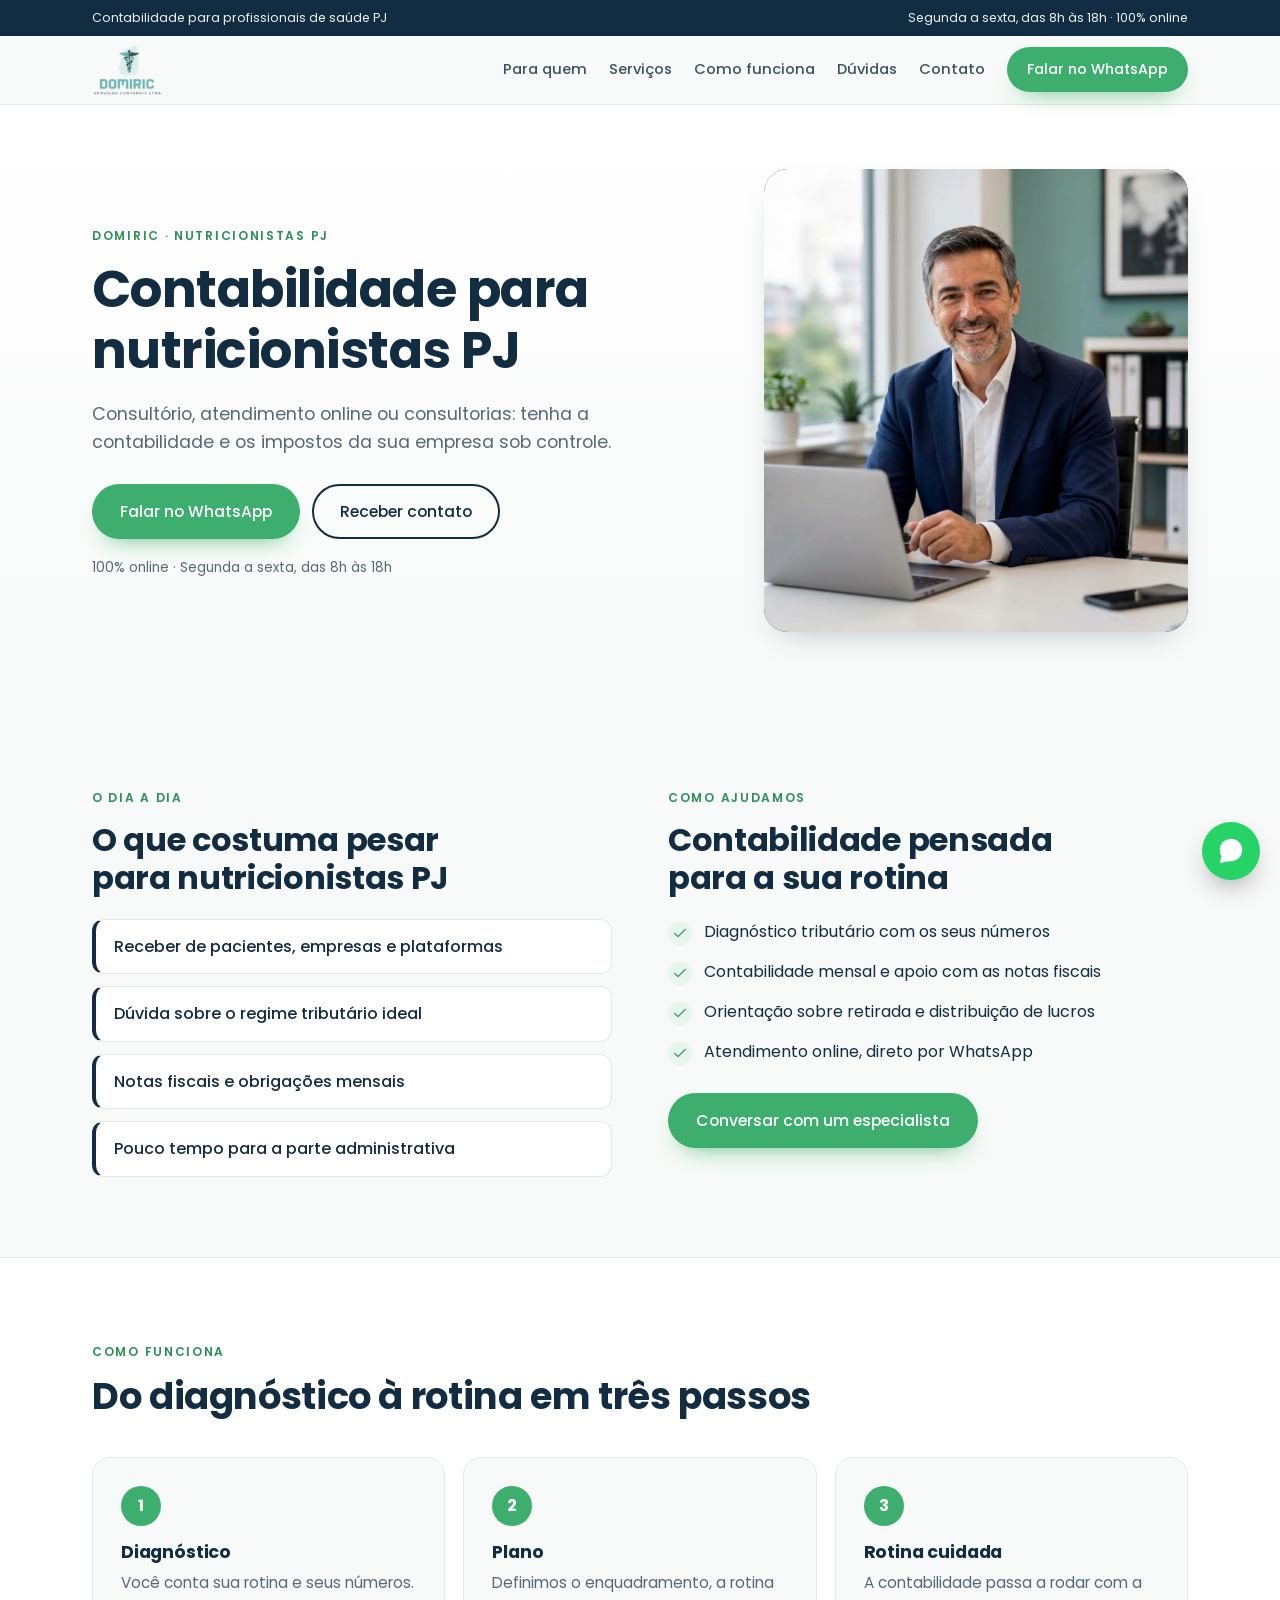
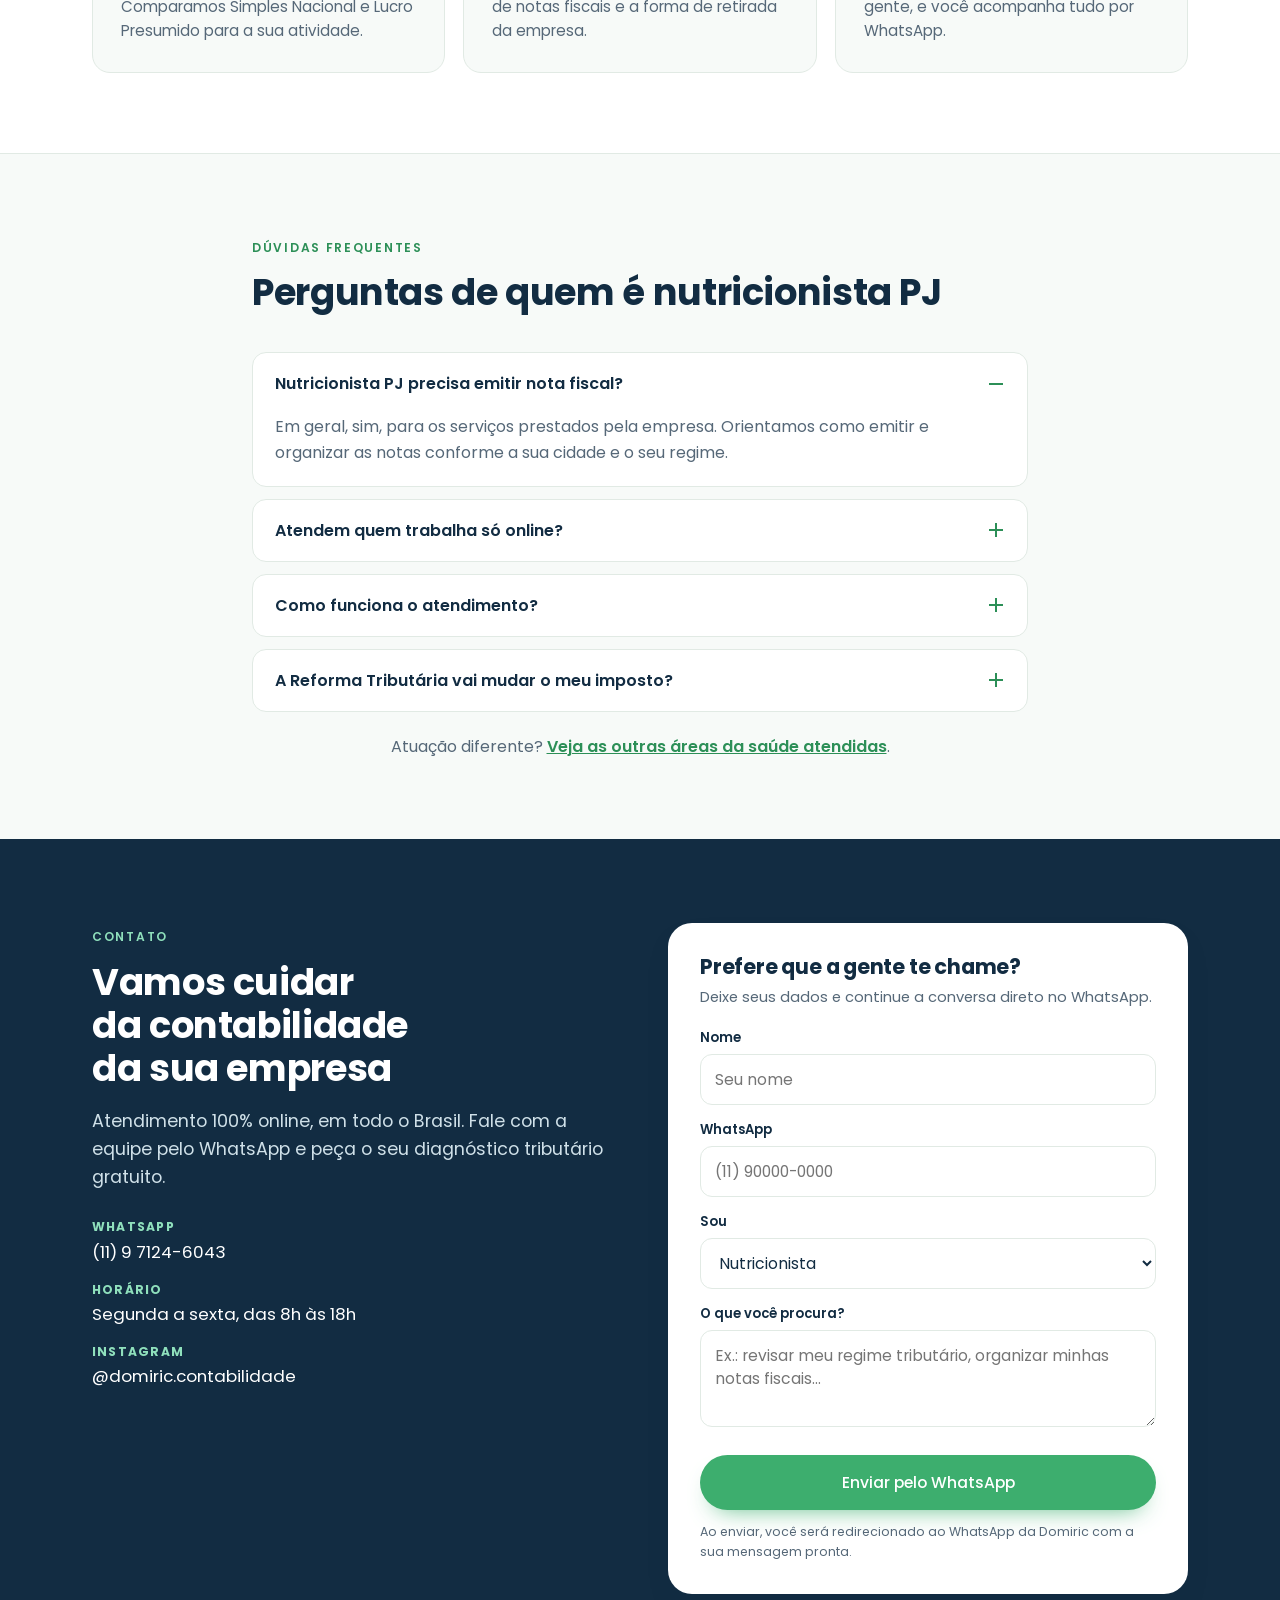
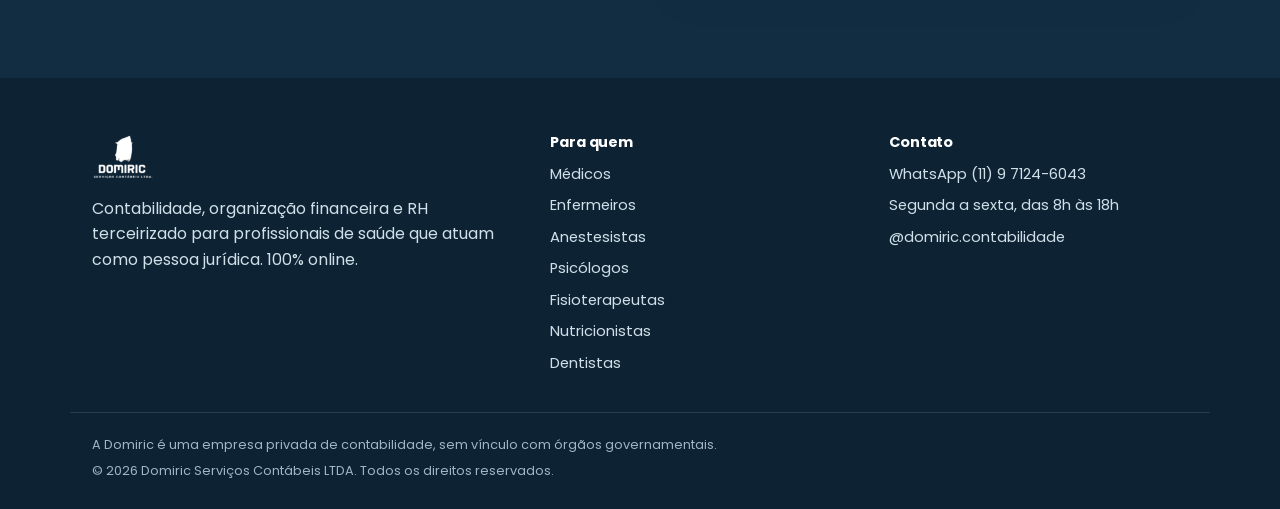
<file: nutricionistas/index.html>
<!DOCTYPE html>
<html lang="pt-BR">
<head>
<!-- Google tag (gtag.js) -->
<script async src="https://www.googletagmanager.com/gtag/js?id=G-FYGS9DL36L"></script>
<script>
  window.dataLayer = window.dataLayer || [];
  function gtag(){dataLayer.push(arguments);}
  gtag('js', new Date());
  gtag('config', 'G-FYGS9DL36L');
</script>
<meta charset="UTF-8">
<meta name="viewport" content="width=device-width, initial-scale=1.0">
<title>Contabilidade para nutricionistas PJ | Domiric Contábil</title>
<meta name="description" content="Contabilidade para nutricionistas PJ: Consultório, atendimento online ou consultorias: tenha a contabilidade e os impostos da sua empresa sob controle. Diagnóstico tributário gratuito e atendimento 100% online.">
<link rel="canonical" href="https://www.domiriccontabil.com.br/nutricionistas/">
<link rel="icon" href="/logo-cropped.png">
<link rel="preconnect" href="https://fonts.googleapis.com">
<link rel="preconnect" href="https://fonts.gstatic.com" crossorigin>
<link href="https://fonts.googleapis.com/css2?family=Poppins:wght@400;500;600;700&display=swap" rel="stylesheet">
<link rel="stylesheet" href="/styles.css">
</head>
<body data-profession="nutricionistas">
<div class="topbar"><div class="wrap"><span>Contabilidade para profissionais de saúde PJ</span><span class="hide-sm">Segunda a sexta, das 8h às 18h · 100% online</span></div></div>
<header class="site" id="siteHeader">
  <div class="wrap nav">
    <a class="brand" href="/"><img src="/logo-cropped.png" alt="Domiric Contábil"></a>
    <nav class="links" aria-label="Principal"><a href="/#para-quem">Para quem</a><a href="/#servicos">Serviços</a><a href="/#como-funciona">Como funciona</a><a href="/#duvidas">Dúvidas</a><a href="/#contato">Contato</a></nav>
    <a class="btn btn-primary btn-sm" href="https://w.app/domiric" target="_blank" rel="noopener" data-loc="header">Falar no WhatsApp</a>
    <button class="menu-toggle" id="menuToggle" aria-label="Abrir menu" aria-expanded="false"><span></span><span></span><span></span></button>
  </div>
  <nav class="nav-mobile" id="navMobile" aria-label="Menu móvel"><a href="/#para-quem">Para quem</a><a href="/#servicos">Serviços</a><a href="/#como-funciona">Como funciona</a><a href="/#duvidas">Dúvidas</a><a href="/#contato">Contato</a><a class="btn btn-primary" href="https://w.app/domiric" target="_blank" rel="noopener" data-loc="menu-mobile">Falar no WhatsApp</a></nav>
</header>
<main>
  <section class="hero hero-prof">
    <div class="wrap hero-grid">
      <div class="hero-copy">
        <span class="eyebrow">Domiric · Nutricionistas PJ</span>
        <h1>Contabilidade para nutricionistas PJ</h1>
        <p class="lead">Consultório, atendimento online ou consultorias: tenha a contabilidade e os impostos da sua empresa sob controle.</p>
        <div class="hero-ctas">
          <a class="btn btn-primary" href="https://w.app/domiric" target="_blank" rel="noopener" data-loc="hero">Falar no WhatsApp</a>
          <a class="btn btn-ghost" href="#contato">Receber contato</a>
        </div>
        <p class="micro">100% online · Segunda a sexta, das 8h às 18h</p>
      </div>
      <figure class="hero-photo"><img src="/hero-contador.jpg" alt="Contador sorrindo em escritório" width="992" height="1082" fetchpriority="high"></figure>
    </div>
  </section>

  <section class="section">
    <div class="wrap two-col">
      <div>
        <span class="eyebrow">O dia a dia</span>
        <h2>O que costuma pesar para nutricionistas PJ</h2>
        <ul class="pain-list"><li>Receber de pacientes, empresas e plataformas</li><li>Dúvida sobre o regime tributário ideal</li><li>Notas fiscais e obrigações mensais</li><li>Pouco tempo para a parte administrativa</li></ul>
      </div>
      <div>
        <span class="eyebrow">Como ajudamos</span>
        <h2>Contabilidade pensada para a sua rotina</h2>
        <ul class="help-list"><li><svg viewBox="0 0 24 24" aria-hidden="true"><path d="M4 12.5l5 5L20 6.5"/></svg><span>Diagnóstico tributário com os seus números</span></li><li><svg viewBox="0 0 24 24" aria-hidden="true"><path d="M4 12.5l5 5L20 6.5"/></svg><span>Contabilidade mensal e apoio com as notas fiscais</span></li><li><svg viewBox="0 0 24 24" aria-hidden="true"><path d="M4 12.5l5 5L20 6.5"/></svg><span>Orientação sobre retirada e distribuição de lucros</span></li><li><svg viewBox="0 0 24 24" aria-hidden="true"><path d="M4 12.5l5 5L20 6.5"/></svg><span>Atendimento online, direto por WhatsApp</span></li></ul>
        <a class="btn btn-primary" href="https://w.app/domiric" target="_blank" rel="noopener" data-loc="ajuda">Conversar com um especialista</a>
      </div>
    </div>
  </section>

  <section class="section alt">
    <div class="wrap">
      <div class="section-head"><span class="eyebrow">Como funciona</span><h2>Do diagnóstico à rotina em três passos</h2></div>
      <div class="steps"><div class="step"><div class="n">1</div><h3>Diagnóstico</h3><p>Você conta sua rotina e seus números. Comparamos Simples Nacional e Lucro Presumido para a sua atividade.</p></div><div class="step"><div class="n">2</div><h3>Plano</h3><p>Definimos o enquadramento, a rotina de notas fiscais e a forma de retirada da empresa.</p></div><div class="step"><div class="n">3</div><h3>Rotina cuidada</h3><p>A contabilidade passa a rodar com a gente, e você acompanha tudo por WhatsApp.</p></div></div>
    </div>
  </section>

  <section id="duvidas" class="section">
    <div class="wrap narrow">
      <div class="section-head"><span class="eyebrow">Dúvidas frequentes</span><h2>Perguntas de quem é nutricionista PJ</h2></div>
      <div class="faq-list"><div class="faq-item open">
      <button class="faq-q" aria-expanded="true">Nutricionista PJ precisa emitir nota fiscal?<span class="plus"></span></button>
      <div class="faq-a"><p>Em geral, sim, para os serviços prestados pela empresa. Orientamos como emitir e organizar as notas conforme a sua cidade e o seu regime.</p></div>
    </div><div class="faq-item">
      <button class="faq-q" aria-expanded="false">Atendem quem trabalha só online?<span class="plus"></span></button>
      <div class="faq-a"><p>Sim. Nosso atendimento é 100% online, em todo o Brasil.</p></div>
    </div><div class="faq-item">
      <button class="faq-q" aria-expanded="false">Como funciona o atendimento?<span class="plus"></span></button>
      <div class="faq-a"><p>100% online, em todo o Brasil. O contato principal é pelo WhatsApp, de segunda a sexta, das 8h às 18h, direto com um especialista, sem fila de espera.</p></div>
    </div><div class="faq-item">
      <button class="faq-q" aria-expanded="false">A Reforma Tributária vai mudar o meu imposto?<span class="plus"></span></button>
      <div class="faq-a"><p>As mudanças são graduais e dependem do seu enquadramento. Acompanhamos a regulamentação e orientamos o que muda no seu caso, com antecedência.</p></div>
    </div></div>
      <p class="other-prof">Atuação diferente? <a href="/#para-quem">Veja as outras áreas da saúde atendidas</a>.</p>
    </div>
  </section>

  <section id="contato" class="contact">
  <div class="wrap contact-grid">
    <div>
      <span class="eyebrow">Contato</span>
      <h2>Vamos cuidar da contabilidade da sua empresa</h2>
      <p class="lead">Atendimento 100% online, em todo o Brasil. Fale com a equipe pelo WhatsApp e peça o seu diagnóstico tributário gratuito.</p>
      <ul class="contact-list">
        <li><strong>WhatsApp</strong><a href="https://w.app/domiric" target="_blank" rel="noopener" data-loc="contato">(11) 9 7124-6043</a></li>
        <li><strong>Horário</strong><span>Segunda a sexta, das 8h às 18h</span></li>
        <li><strong>Instagram</strong><a href="https://www.instagram.com/domiric.contabilidade/" target="_blank" rel="noopener">@domiric.contabilidade</a></li>
      </ul>
    </div>
    <form class="form-card" id="leadForm" data-profession="nutricionistas">
    <h3>Prefere que a gente te chame?</h3>
    <p class="hint">Deixe seus dados e continue a conversa direto no WhatsApp.</p>
    <label for="fName">Nome</label>
    <input id="fName" name="nome" type="text" placeholder="Seu nome" required autocomplete="name">
    <label for="fPhone">WhatsApp</label>
    <input id="fPhone" name="telefone" type="tel" placeholder="(11) 90000-0000" required autocomplete="tel">
    <label for="fProf">Sou</label>
    <select id="fProf" name="profissao"><option>Médico(a)</option><option>Enfermeiro(a)</option><option>Anestesista</option><option>Psicólogo(a)</option><option>Fisioterapeuta</option><option selected>Nutricionista</option><option>Dentista</option><option>Outra área da saúde</option></select>
    <label for="fMsg">O que você procura?</label>
    <textarea id="fMsg" name="mensagem" rows="3" placeholder="Ex.: revisar meu regime tributário, organizar minhas notas fiscais..."></textarea>
    <button type="submit" class="btn btn-primary btn-block">Enviar pelo WhatsApp</button>
    <p class="form-note">Ao enviar, você será redirecionado ao WhatsApp da Domiric com a sua mensagem pronta.</p>
  </form>
  </div>
</section>
</main>
<footer>
  <div class="wrap foot-grid">
    <div>
      <img class="foot-logo" src="/logo-cropped.png" alt="Domiric Contábil">
      <p>Contabilidade, organização financeira e RH terceirizado para profissionais de saúde que atuam como pessoa jurídica. 100% online.</p>
    </div>
    <div><h4>Para quem</h4><ul><li><a href="/medicos/">Médicos</a></li><li><a href="/enfermeiros/">Enfermeiros</a></li><li><a href="/anestesistas/">Anestesistas</a></li><li><a href="/psicologos/">Psicólogos</a></li><li><a href="/fisioterapeutas/">Fisioterapeutas</a></li><li><a href="/nutricionistas/">Nutricionistas</a></li><li><a href="/dentistas/">Dentistas</a></li></ul></div>
    <div><h4>Contato</h4><ul>
      <li><a href="https://w.app/domiric" target="_blank" rel="noopener" data-loc="rodape">WhatsApp (11) 9 7124-6043</a></li>
      <li><span>Segunda a sexta, das 8h às 18h</span></li>
      <li><a href="https://www.instagram.com/domiric.contabilidade/" target="_blank" rel="noopener">@domiric.contabilidade</a></li>
    </ul></div>
  </div>
  <div class="wrap foot-bottom">
    <p>A Domiric é uma empresa privada de contabilidade, sem vínculo com órgãos governamentais.</p>
    <p>© <span id="year"></span> Domiric Serviços Contábeis LTDA. Todos os direitos reservados.</p>
  </div>
</footer>
<a href="https://w.app/domiric" target="_blank" rel="noopener" class="wa-float" aria-label="Falar no WhatsApp com a Domiric" data-loc="flutuante"><svg viewBox="0 0 32 32" aria-hidden="true"><path d="M16.01 3C9.38 3 4 8.36 4 15c0 2.36.68 4.55 1.87 6.4L4 29l7.8-1.83A11.9 11.9 0 0016 27c6.63 0 12-5.36 12-12S22.64 3 16.01 3zm5.4 14.46c-.3-.15-1.75-.86-2.02-.96-.27-.1-.47-.15-.66.15-.2.3-.76.96-.93 1.16-.17.2-.34.22-.63.07-.3-.15-1.24-.46-2.37-1.47-.87-.78-1.46-1.74-1.63-2.03-.17-.3-.02-.46.13-.6.13-.13.3-.34.44-.5.15-.17.2-.3.3-.5.1-.2.05-.37-.02-.52-.07-.15-.66-1.6-.91-2.19-.24-.58-.48-.5-.66-.5h-.56c-.2 0-.52.07-.79.37-.27.3-1.04 1.02-1.04 2.48s1.07 2.87 1.22 3.07c.15.2 2.1 3.2 5.08 4.49.71.31 1.26.49 1.69.63.71.23 1.36.2 1.87.12.57-.08 1.75-.71 2-1.4.24-.68.24-1.27.17-1.4-.07-.12-.27-.2-.56-.35z"/></svg><span class="wa-tip">Fale com um especialista</span></a>
<script src="/script.js"></script>
</body>
</html>
</file>
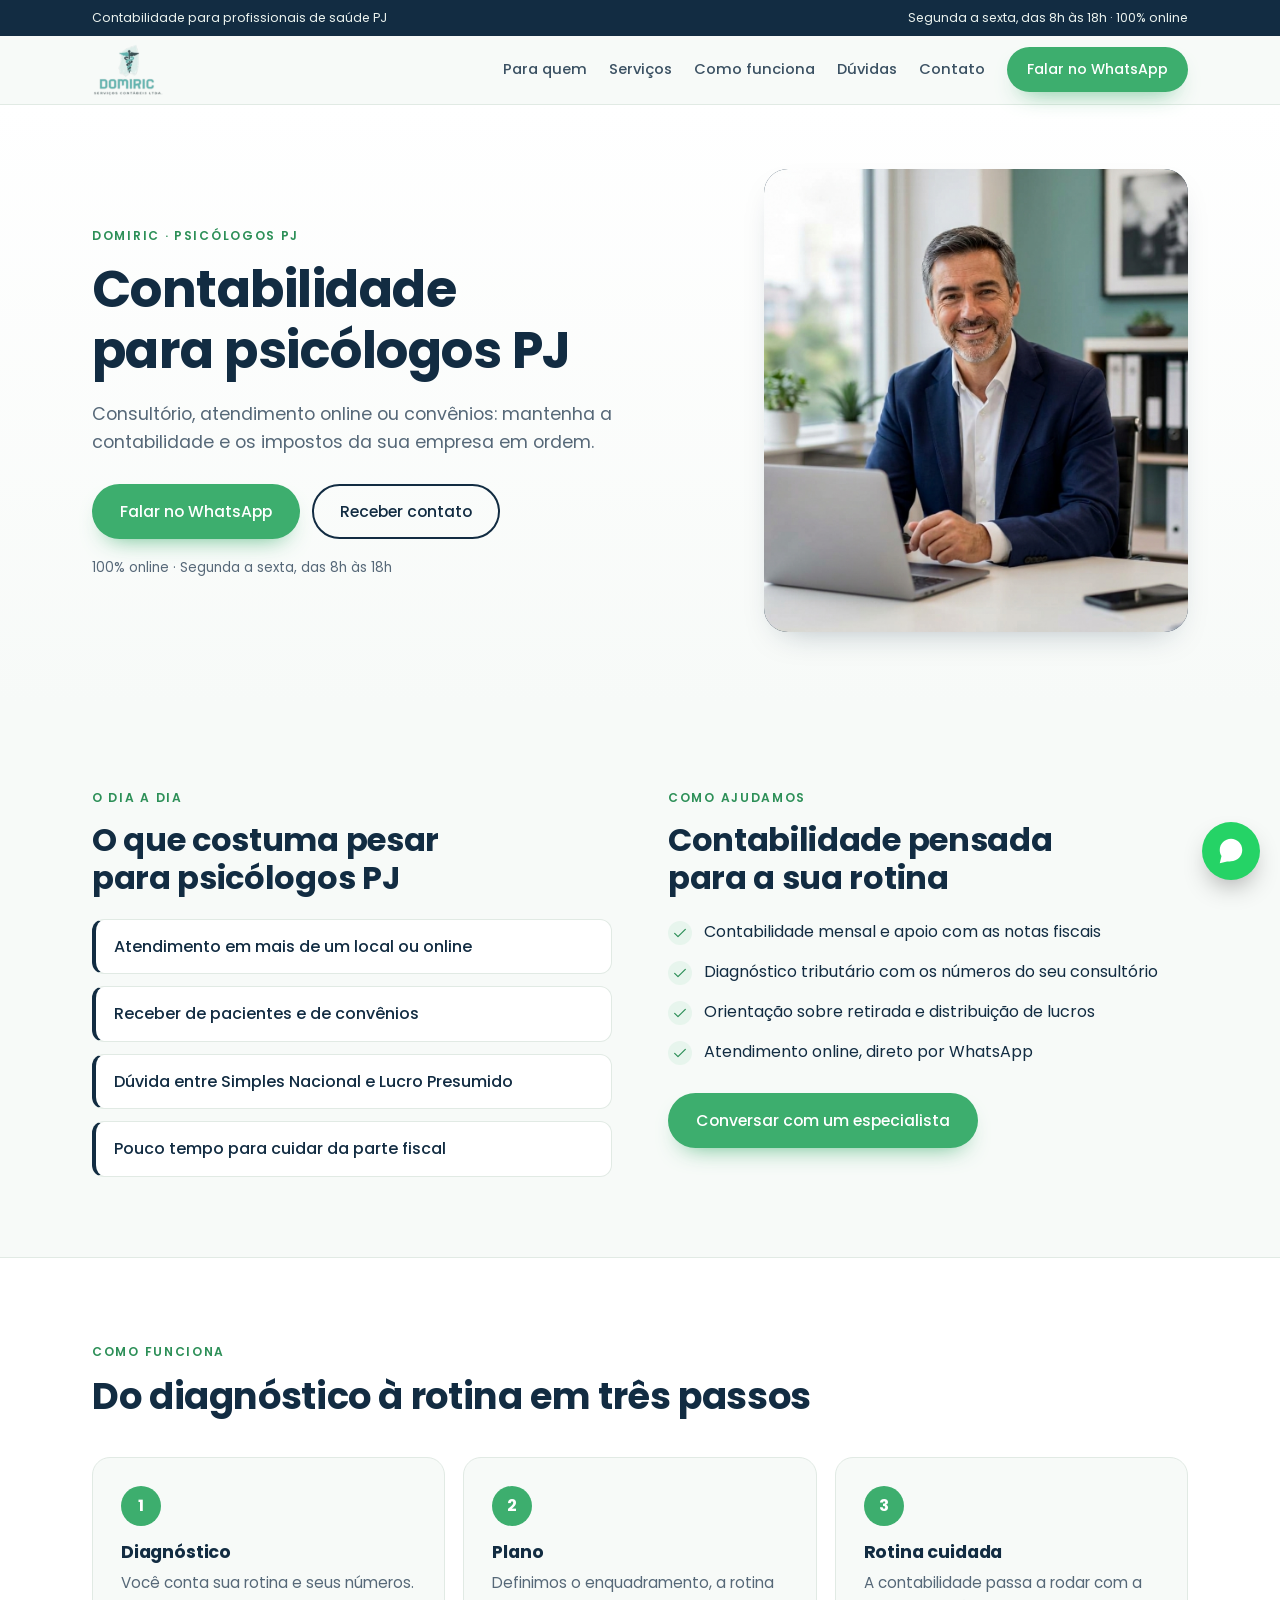
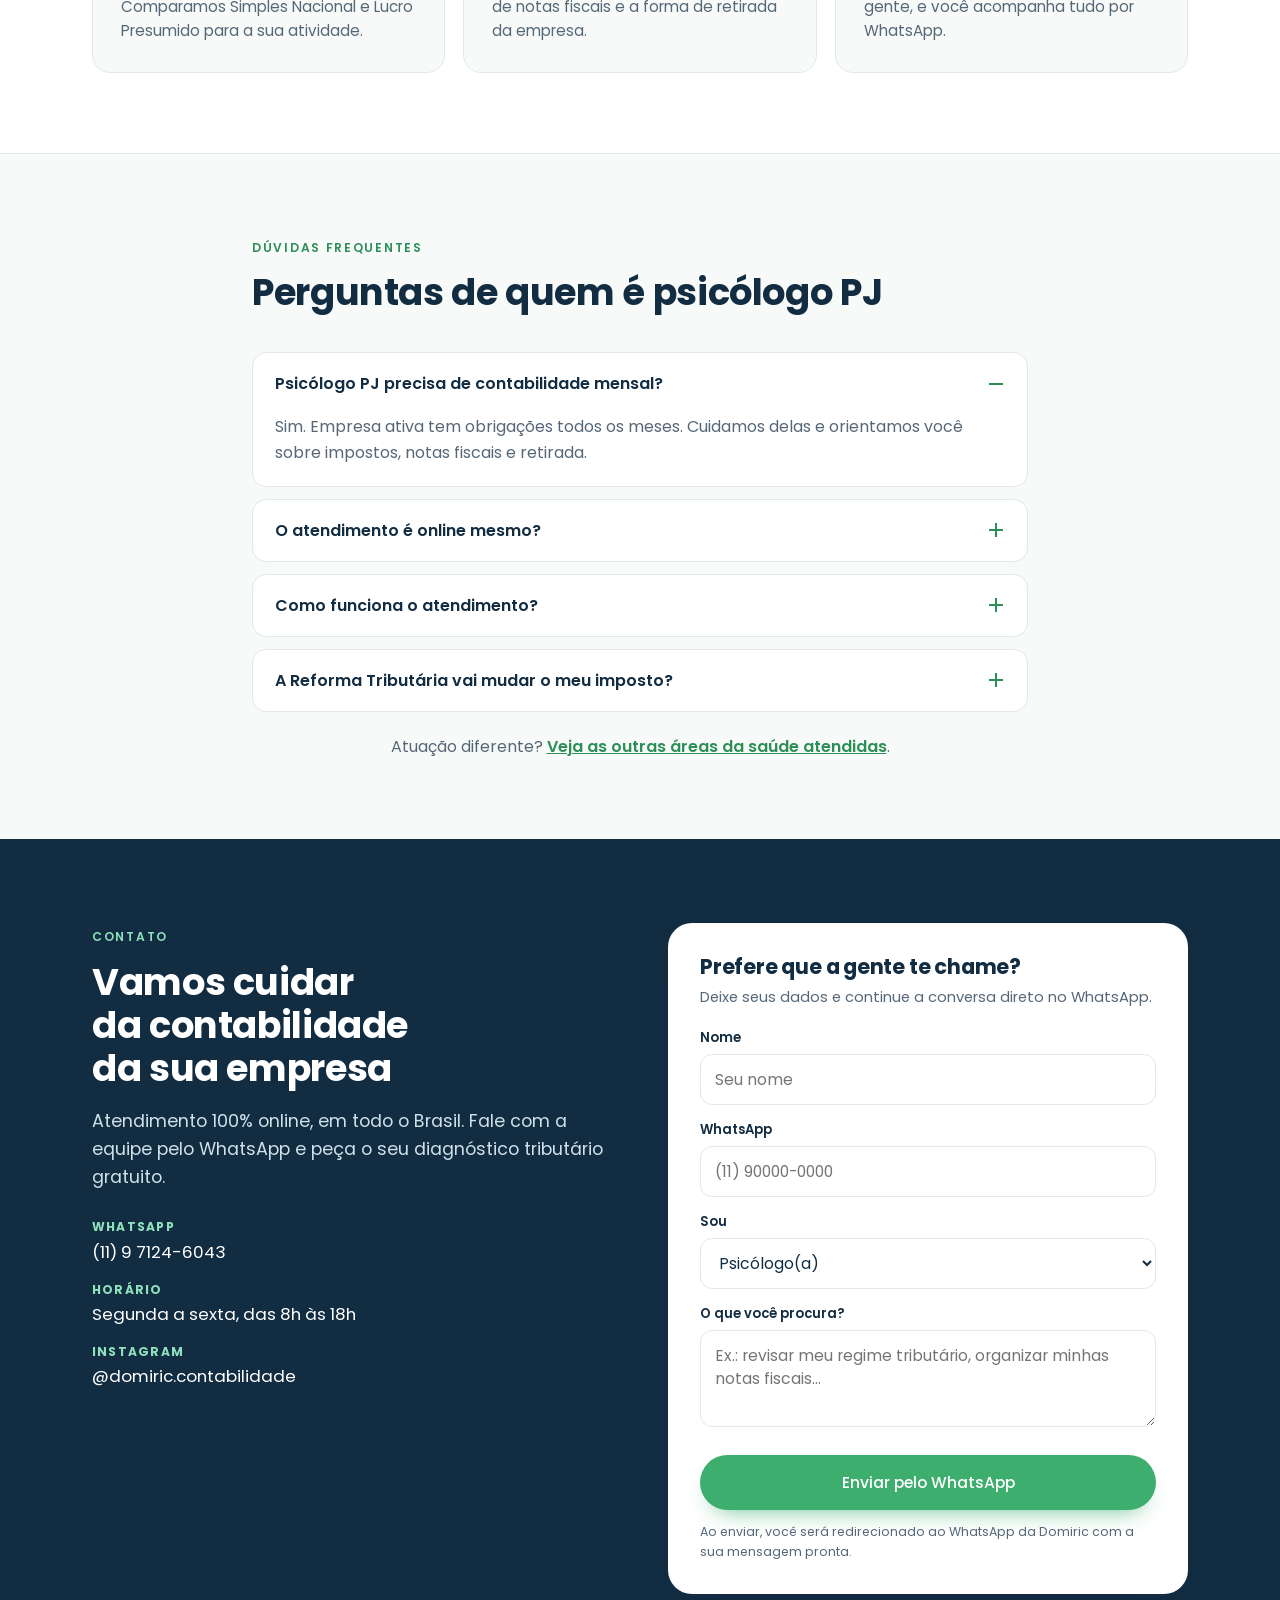
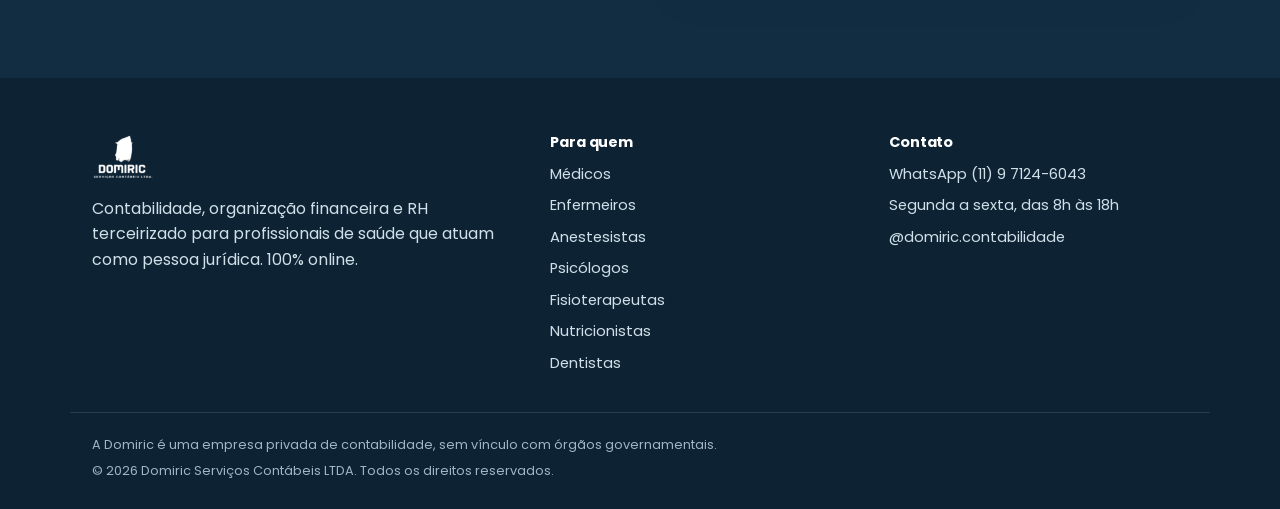
<file: psicologos/index.html>
<!DOCTYPE html>
<html lang="pt-BR">
<head>
<!-- Google tag (gtag.js) -->
<script async src="https://www.googletagmanager.com/gtag/js?id=G-FYGS9DL36L"></script>
<script>
  window.dataLayer = window.dataLayer || [];
  function gtag(){dataLayer.push(arguments);}
  gtag('js', new Date());
  gtag('config', 'G-FYGS9DL36L');
</script>
<meta charset="UTF-8">
<meta name="viewport" content="width=device-width, initial-scale=1.0">
<title>Contabilidade para psicólogos PJ | Domiric Contábil</title>
<meta name="description" content="Contabilidade para psicólogos PJ: Consultório, atendimento online ou convênios: mantenha a contabilidade e os impostos da sua empresa em ordem. Diagnóstico tributário gratuito e atendimento 100% online.">
<link rel="canonical" href="https://www.domiriccontabil.com.br/psicologos/">
<link rel="icon" href="/logo-cropped.png">
<link rel="preconnect" href="https://fonts.googleapis.com">
<link rel="preconnect" href="https://fonts.gstatic.com" crossorigin>
<link href="https://fonts.googleapis.com/css2?family=Poppins:wght@400;500;600;700&display=swap" rel="stylesheet">
<link rel="stylesheet" href="/styles.css">
</head>
<body data-profession="psicologos">
<div class="topbar"><div class="wrap"><span>Contabilidade para profissionais de saúde PJ</span><span class="hide-sm">Segunda a sexta, das 8h às 18h · 100% online</span></div></div>
<header class="site" id="siteHeader">
  <div class="wrap nav">
    <a class="brand" href="/"><img src="/logo-cropped.png" alt="Domiric Contábil"></a>
    <nav class="links" aria-label="Principal"><a href="/#para-quem">Para quem</a><a href="/#servicos">Serviços</a><a href="/#como-funciona">Como funciona</a><a href="/#duvidas">Dúvidas</a><a href="/#contato">Contato</a></nav>
    <a class="btn btn-primary btn-sm" href="https://w.app/domiric" target="_blank" rel="noopener" data-loc="header">Falar no WhatsApp</a>
    <button class="menu-toggle" id="menuToggle" aria-label="Abrir menu" aria-expanded="false"><span></span><span></span><span></span></button>
  </div>
  <nav class="nav-mobile" id="navMobile" aria-label="Menu móvel"><a href="/#para-quem">Para quem</a><a href="/#servicos">Serviços</a><a href="/#como-funciona">Como funciona</a><a href="/#duvidas">Dúvidas</a><a href="/#contato">Contato</a><a class="btn btn-primary" href="https://w.app/domiric" target="_blank" rel="noopener" data-loc="menu-mobile">Falar no WhatsApp</a></nav>
</header>
<main>
  <section class="hero hero-prof">
    <div class="wrap hero-grid">
      <div class="hero-copy">
        <span class="eyebrow">Domiric · Psicólogos PJ</span>
        <h1>Contabilidade para psicólogos PJ</h1>
        <p class="lead">Consultório, atendimento online ou convênios: mantenha a contabilidade e os impostos da sua empresa em ordem.</p>
        <div class="hero-ctas">
          <a class="btn btn-primary" href="https://w.app/domiric" target="_blank" rel="noopener" data-loc="hero">Falar no WhatsApp</a>
          <a class="btn btn-ghost" href="#contato">Receber contato</a>
        </div>
        <p class="micro">100% online · Segunda a sexta, das 8h às 18h</p>
      </div>
      <figure class="hero-photo"><img src="/hero-contador.jpg" alt="Contador sorrindo em escritório" width="992" height="1082" fetchpriority="high"></figure>
    </div>
  </section>

  <section class="section">
    <div class="wrap two-col">
      <div>
        <span class="eyebrow">O dia a dia</span>
        <h2>O que costuma pesar para psicólogos PJ</h2>
        <ul class="pain-list"><li>Atendimento em mais de um local ou online</li><li>Receber de pacientes e de convênios</li><li>Dúvida entre Simples Nacional e Lucro Presumido</li><li>Pouco tempo para cuidar da parte fiscal</li></ul>
      </div>
      <div>
        <span class="eyebrow">Como ajudamos</span>
        <h2>Contabilidade pensada para a sua rotina</h2>
        <ul class="help-list"><li><svg viewBox="0 0 24 24" aria-hidden="true"><path d="M4 12.5l5 5L20 6.5"/></svg><span>Contabilidade mensal e apoio com as notas fiscais</span></li><li><svg viewBox="0 0 24 24" aria-hidden="true"><path d="M4 12.5l5 5L20 6.5"/></svg><span>Diagnóstico tributário com os números do seu consultório</span></li><li><svg viewBox="0 0 24 24" aria-hidden="true"><path d="M4 12.5l5 5L20 6.5"/></svg><span>Orientação sobre retirada e distribuição de lucros</span></li><li><svg viewBox="0 0 24 24" aria-hidden="true"><path d="M4 12.5l5 5L20 6.5"/></svg><span>Atendimento online, direto por WhatsApp</span></li></ul>
        <a class="btn btn-primary" href="https://w.app/domiric" target="_blank" rel="noopener" data-loc="ajuda">Conversar com um especialista</a>
      </div>
    </div>
  </section>

  <section class="section alt">
    <div class="wrap">
      <div class="section-head"><span class="eyebrow">Como funciona</span><h2>Do diagnóstico à rotina em três passos</h2></div>
      <div class="steps"><div class="step"><div class="n">1</div><h3>Diagnóstico</h3><p>Você conta sua rotina e seus números. Comparamos Simples Nacional e Lucro Presumido para a sua atividade.</p></div><div class="step"><div class="n">2</div><h3>Plano</h3><p>Definimos o enquadramento, a rotina de notas fiscais e a forma de retirada da empresa.</p></div><div class="step"><div class="n">3</div><h3>Rotina cuidada</h3><p>A contabilidade passa a rodar com a gente, e você acompanha tudo por WhatsApp.</p></div></div>
    </div>
  </section>

  <section id="duvidas" class="section">
    <div class="wrap narrow">
      <div class="section-head"><span class="eyebrow">Dúvidas frequentes</span><h2>Perguntas de quem é psicólogo PJ</h2></div>
      <div class="faq-list"><div class="faq-item open">
      <button class="faq-q" aria-expanded="true">Psicólogo PJ precisa de contabilidade mensal?<span class="plus"></span></button>
      <div class="faq-a"><p>Sim. Empresa ativa tem obrigações todos os meses. Cuidamos delas e orientamos você sobre impostos, notas fiscais e retirada.</p></div>
    </div><div class="faq-item">
      <button class="faq-q" aria-expanded="false">O atendimento é online mesmo?<span class="plus"></span></button>
      <div class="faq-a"><p>Sim. 100% online, com atendimento direto por WhatsApp, de segunda a sexta, das 8h às 18h.</p></div>
    </div><div class="faq-item">
      <button class="faq-q" aria-expanded="false">Como funciona o atendimento?<span class="plus"></span></button>
      <div class="faq-a"><p>100% online, em todo o Brasil. O contato principal é pelo WhatsApp, de segunda a sexta, das 8h às 18h, direto com um especialista, sem fila de espera.</p></div>
    </div><div class="faq-item">
      <button class="faq-q" aria-expanded="false">A Reforma Tributária vai mudar o meu imposto?<span class="plus"></span></button>
      <div class="faq-a"><p>As mudanças são graduais e dependem do seu enquadramento. Acompanhamos a regulamentação e orientamos o que muda no seu caso, com antecedência.</p></div>
    </div></div>
      <p class="other-prof">Atuação diferente? <a href="/#para-quem">Veja as outras áreas da saúde atendidas</a>.</p>
    </div>
  </section>

  <section id="contato" class="contact">
  <div class="wrap contact-grid">
    <div>
      <span class="eyebrow">Contato</span>
      <h2>Vamos cuidar da contabilidade da sua empresa</h2>
      <p class="lead">Atendimento 100% online, em todo o Brasil. Fale com a equipe pelo WhatsApp e peça o seu diagnóstico tributário gratuito.</p>
      <ul class="contact-list">
        <li><strong>WhatsApp</strong><a href="https://w.app/domiric" target="_blank" rel="noopener" data-loc="contato">(11) 9 7124-6043</a></li>
        <li><strong>Horário</strong><span>Segunda a sexta, das 8h às 18h</span></li>
        <li><strong>Instagram</strong><a href="https://www.instagram.com/domiric.contabilidade/" target="_blank" rel="noopener">@domiric.contabilidade</a></li>
      </ul>
    </div>
    <form class="form-card" id="leadForm" data-profession="psicologos">
    <h3>Prefere que a gente te chame?</h3>
    <p class="hint">Deixe seus dados e continue a conversa direto no WhatsApp.</p>
    <label for="fName">Nome</label>
    <input id="fName" name="nome" type="text" placeholder="Seu nome" required autocomplete="name">
    <label for="fPhone">WhatsApp</label>
    <input id="fPhone" name="telefone" type="tel" placeholder="(11) 90000-0000" required autocomplete="tel">
    <label for="fProf">Sou</label>
    <select id="fProf" name="profissao"><option>Médico(a)</option><option>Enfermeiro(a)</option><option>Anestesista</option><option selected>Psicólogo(a)</option><option>Fisioterapeuta</option><option>Nutricionista</option><option>Dentista</option><option>Outra área da saúde</option></select>
    <label for="fMsg">O que você procura?</label>
    <textarea id="fMsg" name="mensagem" rows="3" placeholder="Ex.: revisar meu regime tributário, organizar minhas notas fiscais..."></textarea>
    <button type="submit" class="btn btn-primary btn-block">Enviar pelo WhatsApp</button>
    <p class="form-note">Ao enviar, você será redirecionado ao WhatsApp da Domiric com a sua mensagem pronta.</p>
  </form>
  </div>
</section>
</main>
<footer>
  <div class="wrap foot-grid">
    <div>
      <img class="foot-logo" src="/logo-cropped.png" alt="Domiric Contábil">
      <p>Contabilidade, organização financeira e RH terceirizado para profissionais de saúde que atuam como pessoa jurídica. 100% online.</p>
    </div>
    <div><h4>Para quem</h4><ul><li><a href="/medicos/">Médicos</a></li><li><a href="/enfermeiros/">Enfermeiros</a></li><li><a href="/anestesistas/">Anestesistas</a></li><li><a href="/psicologos/">Psicólogos</a></li><li><a href="/fisioterapeutas/">Fisioterapeutas</a></li><li><a href="/nutricionistas/">Nutricionistas</a></li><li><a href="/dentistas/">Dentistas</a></li></ul></div>
    <div><h4>Contato</h4><ul>
      <li><a href="https://w.app/domiric" target="_blank" rel="noopener" data-loc="rodape">WhatsApp (11) 9 7124-6043</a></li>
      <li><span>Segunda a sexta, das 8h às 18h</span></li>
      <li><a href="https://www.instagram.com/domiric.contabilidade/" target="_blank" rel="noopener">@domiric.contabilidade</a></li>
    </ul></div>
  </div>
  <div class="wrap foot-bottom">
    <p>A Domiric é uma empresa privada de contabilidade, sem vínculo com órgãos governamentais.</p>
    <p>© <span id="year"></span> Domiric Serviços Contábeis LTDA. Todos os direitos reservados.</p>
  </div>
</footer>
<a href="https://w.app/domiric" target="_blank" rel="noopener" class="wa-float" aria-label="Falar no WhatsApp com a Domiric" data-loc="flutuante"><svg viewBox="0 0 32 32" aria-hidden="true"><path d="M16.01 3C9.38 3 4 8.36 4 15c0 2.36.68 4.55 1.87 6.4L4 29l7.8-1.83A11.9 11.9 0 0016 27c6.63 0 12-5.36 12-12S22.64 3 16.01 3zm5.4 14.46c-.3-.15-1.75-.86-2.02-.96-.27-.1-.47-.15-.66.15-.2.3-.76.96-.93 1.16-.17.2-.34.22-.63.07-.3-.15-1.24-.46-2.37-1.47-.87-.78-1.46-1.74-1.63-2.03-.17-.3-.02-.46.13-.6.13-.13.3-.34.44-.5.15-.17.2-.3.3-.5.1-.2.05-.37-.02-.52-.07-.15-.66-1.6-.91-2.19-.24-.58-.48-.5-.66-.5h-.56c-.2 0-.52.07-.79.37-.27.3-1.04 1.02-1.04 2.48s1.07 2.87 1.22 3.07c.15.2 2.1 3.2 5.08 4.49.71.31 1.26.49 1.69.63.71.23 1.36.2 1.87.12.57-.08 1.75-.71 2-1.4.24-.68.24-1.27.17-1.4-.07-.12-.27-.2-.56-.35z"/></svg><span class="wa-tip">Fale com um especialista</span></a>
<script src="/script.js"></script>
</body>
</html>
</file>
<file: styles.css>
/* Domiric — site para profissionais de saúde PJ
   Identidade: fundo off-white, verde-água #3DAE6E (destaque), azul-marinho #122C42 (texto/títulos), Poppins. */
:root{
  --navy:#122C42; --navy-2:#1B3B56;
  --green:#3DAE6E; --green-d:#2C8F57; --mint:#E7F5ED;
  --bg:#F7FAF8; --card:#FFFFFF; --muted:#566878; --line:#E1EAE4;
  --radius:18px; --shadow:0 14px 34px -18px rgba(18,44,66,.35);
}
*{box-sizing:border-box}
html{scroll-behavior:smooth;scroll-padding-top:84px}
body{margin:0;font-family:'Poppins',system-ui,-apple-system,'Segoe UI',sans-serif;color:var(--navy);background:var(--bg);line-height:1.6;-webkit-font-smoothing:antialiased}
img{max-width:100%;display:block}
a{color:inherit}
h1,h2,h3,h4{margin:0;line-height:1.18;letter-spacing:-.01em;font-weight:700;text-wrap:balance}
p{margin:0}
ul{margin:0;padding:0;list-style:none}
svg{fill:none;stroke:currentColor;stroke-width:1.8;stroke-linecap:round;stroke-linejoin:round}
.wrap{max-width:1140px;margin:0 auto;padding:0 22px}
.narrow{max-width:820px}

/* topo */
.topbar{background:var(--navy);color:#EAF2EE;font-size:.78rem}
.topbar .wrap{display:flex;justify-content:space-between;gap:12px;padding-top:8px;padding-bottom:8px}
header.site{position:sticky;top:0;z-index:50;background:rgba(247,250,248,.94);backdrop-filter:blur(10px);border-bottom:1px solid var(--line)}
.nav{display:flex;align-items:center;gap:22px;min-height:68px}
.brand img{height:54px;width:auto}
.links{display:flex;gap:22px;margin-left:auto;font-size:.92rem;font-weight:500}
.links a{text-decoration:none;color:var(--navy);opacity:.82}
.links a:hover{opacity:1;color:var(--green-d)}
.menu-toggle{display:none;background:none;border:0;width:42px;height:42px;padding:10px;cursor:pointer}
.menu-toggle span{display:block;height:2px;background:var(--navy);margin:6px 0;border-radius:2px}
.nav-mobile{display:none;flex-direction:column;gap:6px;padding:10px 22px 18px;border-top:1px solid var(--line);background:var(--bg)}
.nav-mobile a{text-decoration:none;padding:10px 0;font-weight:500}
.nav-mobile.open{display:flex}

/* botões */
.btn{display:inline-flex;align-items:center;justify-content:center;gap:8px;padding:14px 26px;border-radius:999px;font:500 .98rem 'Poppins',sans-serif;text-decoration:none;border:2px solid transparent;cursor:pointer;transition:transform .15s,background .15s,box-shadow .15s}
.btn:hover{transform:translateY(-1px)}
.btn-primary{background:var(--green);color:#fff;box-shadow:0 12px 24px -14px rgba(61,174,110,.9)}
.btn-primary:hover{background:var(--green-d)}
.btn-navy{background:var(--navy);color:#fff}
.btn-navy:hover{background:var(--navy-2)}
.btn-ghost{border-color:var(--navy);color:var(--navy);background:transparent}
.btn-ghost:hover{background:var(--navy);color:#fff}
.btn-sm{padding:10px 18px;font-size:.88rem}
.btn-block{width:100%}

.eyebrow{display:inline-block;font-size:.76rem;font-weight:600;letter-spacing:.14em;text-transform:uppercase;color:var(--green-d);margin-bottom:14px}
.lead{font-size:1.1rem;color:var(--muted);max-width:56ch}

/* hero */
.hero{padding:64px 0 72px;background:linear-gradient(180deg,#fff 0%,var(--bg) 100%)}
.hero-grid{display:grid;grid-template-columns:1.25fr .85fr;gap:48px;align-items:center}
.hero h1{font-size:clamp(2rem,4.4vw,3.2rem)}
.hero h1 em{font-style:normal;color:var(--green-d)}
.hero .lead{margin-top:20px}
.check-list{margin:24px 0 8px;display:grid;gap:10px}
.check-list li{display:flex;gap:10px;align-items:flex-start;font-weight:500}
.check-list svg{flex:none;width:22px;height:22px;padding:3px;border-radius:50%;background:var(--mint);color:var(--green-d)}
.hero-ctas{display:flex;flex-wrap:wrap;gap:12px;margin-top:28px}
.micro{margin-top:18px;font-size:.84rem;color:var(--muted)}
.hero-card{background:var(--navy);color:#fff;border-radius:24px;padding:34px;box-shadow:var(--shadow)}
.hero-card h2{font-size:1.5rem;margin:14px 0 10px}
.hero-card p{color:#CFE0E8;margin-bottom:24px}
.hero-photo{position:relative;margin:0;border-radius:24px;overflow:hidden;box-shadow:var(--shadow);background:var(--navy);max-width:440px;justify-self:end;width:100%}
.hero-photo img{display:block;width:100%;height:auto;object-fit:cover}
.hero-photo figcaption{position:absolute;left:14px;right:14px;bottom:14px;display:grid;gap:10px;justify-items:start;padding:18px;border-radius:18px;background:rgba(18,44,66,.92);color:#fff}
.hero-photo figcaption strong{font-size:1.05rem;font-weight:600;line-height:1.3}
.badge{display:inline-block;background:var(--green);color:#fff;font-size:.72rem;font-weight:600;padding:5px 12px;border-radius:999px;letter-spacing:.04em}

/* seções */
.section{padding:80px 0}
.section.alt{background:#fff;border-top:1px solid var(--line);border-bottom:1px solid var(--line)}
.section-head{margin-bottom:38px;max-width:720px}
.section-head h2{font-size:clamp(1.6rem,3vw,2.3rem)}
.section-head p{margin-top:12px;color:var(--muted)}
.two-col{display:grid;grid-template-columns:1fr 1fr;gap:56px}
.two-col h2{font-size:clamp(1.5rem,2.6vw,2rem);margin-bottom:22px}

.prof-grid{display:grid;grid-template-columns:repeat(4,1fr);gap:18px}
.prof-card{display:flex;flex-direction:column;gap:8px;background:var(--card);border:1px solid var(--line);border-radius:var(--radius);padding:24px;text-decoration:none;transition:transform .18s,box-shadow .18s,border-color .18s}
.prof-card:hover{transform:translateY(-3px);box-shadow:var(--shadow);border-color:var(--green)}
.prof-icon{width:44px;height:44px;border-radius:12px;background:var(--mint);color:var(--green-d);display:grid;place-items:center;margin-bottom:6px}
.prof-icon svg{width:22px;height:22px}
.prof-card h3{font-size:1.1rem}
.prof-card p{color:var(--muted);font-size:.9rem;flex:1}
.prof-more{display:inline-flex;align-items:center;gap:6px;color:var(--green-d);font-weight:600;font-size:.88rem;margin-top:6px}
.prof-more svg{width:16px;height:16px}

.value-grid{display:grid;grid-template-columns:repeat(4,1fr);gap:18px}
.value-card{background:var(--bg);border:1px solid var(--line);border-radius:var(--radius);padding:26px}
.value-icon{width:44px;height:44px;border-radius:12px;background:var(--navy);color:#fff;display:grid;place-items:center;margin-bottom:16px}
.value-icon svg{width:22px;height:22px}
.value-card h3{font-size:1.05rem;margin-bottom:8px}
.value-card p{color:var(--muted);font-size:.92rem}

.svc-grid{display:grid;grid-template-columns:1.2fr 1fr 1fr;gap:18px}
.svc-card{position:relative;background:var(--card);border:1px solid var(--line);border-radius:var(--radius);padding:30px}
.svc-card h3{font-size:1.2rem;margin-bottom:10px}
.svc-card p{color:var(--muted)}
.svc-main{background:var(--navy);color:#fff;border-color:var(--navy)}
.svc-main p{color:#CFE0E8}
.tag{position:absolute;top:18px;right:18px;background:var(--green);color:#fff;font-size:.7rem;font-weight:600;padding:4px 10px;border-radius:999px}

.steps{display:grid;grid-template-columns:repeat(3,1fr);gap:18px}
.step{background:var(--bg);border:1px solid var(--line);border-radius:var(--radius);padding:28px}
.step .n{width:40px;height:40px;border-radius:50%;background:var(--green);color:#fff;font-weight:700;display:grid;place-items:center;margin-bottom:16px}
.step h3{font-size:1.1rem;margin-bottom:8px}
.step p{color:var(--muted);font-size:.95rem}

.pain-list{display:grid;gap:12px}
.pain-list li{background:#fff;border:1px solid var(--line);border-left:4px solid var(--navy);border-radius:12px;padding:14px 18px;font-weight:500}
.help-list{display:grid;gap:14px;margin-bottom:28px}
.help-list li{display:flex;gap:12px;align-items:flex-start}
.help-list svg{flex:none;width:24px;height:24px;padding:4px;border-radius:50%;background:var(--mint);color:var(--green-d);margin-top:2px}

/* FAQ */
.faq-list{display:grid;gap:12px}
.faq-item{background:#fff;border:1px solid var(--line);border-radius:14px;overflow:hidden}
.faq-q{width:100%;text-align:left;background:none;border:0;padding:18px 22px;font:600 1rem 'Poppins',sans-serif;color:var(--navy);display:flex;justify-content:space-between;align-items:center;gap:16px;cursor:pointer}
.plus{position:relative;flex:none;width:18px;height:18px}
.plus::before,.plus::after{content:'';position:absolute;background:var(--green-d);left:50%;top:50%;transform:translate(-50%,-50%)}
.plus::before{width:14px;height:2px}.plus::after{width:2px;height:14px;transition:transform .2s}
.faq-item.open .plus::after{transform:translate(-50%,-50%) rotate(90deg)}
.faq-a{display:none;padding:0 22px 20px;color:var(--muted)}
.faq-item.open .faq-a{display:block}
.other-prof{margin-top:22px;text-align:center;color:var(--muted)}
.other-prof a{color:var(--green-d);font-weight:600}

/* contato */
.contact{padding:84px 0;background:var(--navy);color:#fff}
.contact-grid{display:grid;grid-template-columns:1fr 1fr;gap:56px;align-items:start}
.contact h2{font-size:clamp(1.6rem,3vw,2.3rem)}
.contact .eyebrow{color:#8FE0BC}
.contact .lead{color:#CFE0E8;margin:16px 0 26px}
.contact-list{display:grid;gap:14px}
.contact-list li{display:flex;flex-direction:column;gap:2px}
.contact-list strong{font-size:.76rem;letter-spacing:.1em;text-transform:uppercase;color:#8FE0BC}
.contact-list a,.contact-list span{font-size:1.05rem;text-decoration:none}
.form-card{background:#fff;color:var(--navy);border-radius:24px;padding:32px;box-shadow:var(--shadow)}
.form-card h3{font-size:1.3rem}
.hint{color:var(--muted);font-size:.92rem;margin:6px 0 18px}
.form-card label{display:block;font-size:.82rem;font-weight:600;margin:14px 0 6px}
.form-card input,.form-card select,.form-card textarea{width:100%;padding:13px 14px;border:1.5px solid var(--line);border-radius:12px;font:400 .98rem 'Poppins',sans-serif;color:var(--navy);background:#fff}
.form-card input:focus,.form-card select:focus,.form-card textarea:focus{outline:none;border-color:var(--green);box-shadow:0 0 0 3px rgba(61,174,110,.18)}
.form-card .btn{margin-top:20px}
.form-note{margin-top:12px;font-size:.78rem;color:var(--muted)}

/* rodapé */
footer{background:#0D2233;color:#CFE0E8;padding:56px 0 0}
.foot-grid{display:grid;grid-template-columns:1.4fr 1fr 1fr;gap:40px;padding-bottom:36px}
.foot-logo{height:46px;width:auto;margin-bottom:16px;filter:brightness(0) invert(1)}
footer h4{color:#fff;font-size:.9rem;margin-bottom:12px}
footer ul{display:grid;gap:8px;font-size:.92rem}
footer a{text-decoration:none}
footer a:hover{color:#8FE0BC}
.foot-bottom{border-top:1px solid rgba(255,255,255,.12);padding:22px 22px 28px;font-size:.8rem;display:grid;gap:6px;color:#9FB6C4}

/* WhatsApp flutuante */
.wa-float{position:fixed;right:20px;bottom:20px;z-index:60;width:58px;height:58px;border-radius:50%;background:#25D366;color:#fff;display:grid;place-items:center;box-shadow:0 12px 28px -10px rgba(0,0,0,.45);text-decoration:none}
.wa-float svg{width:30px;height:30px;fill:#fff;stroke:none}
.wa-tip{position:absolute;right:68px;background:var(--navy);color:#fff;font-size:.8rem;padding:8px 12px;border-radius:10px;white-space:nowrap;opacity:0;pointer-events:none;transition:opacity .2s}
.wa-float:hover .wa-tip{opacity:1}

/* responsivo */
@media (max-width:980px){
  .hero-grid,.two-col,.contact-grid{grid-template-columns:1fr}
  .prof-grid,.value-grid{grid-template-columns:repeat(2,1fr)}
  .svc-grid,.steps{grid-template-columns:1fr}
  .foot-grid{grid-template-columns:1fr 1fr}
}
@media (max-width:760px){
  .links,.nav>.btn{display:none}
  .menu-toggle{display:block;margin-left:auto}
  .hide-sm{display:none}
  .hero{padding:40px 0 48px}
  .section,.contact{padding:56px 0}
}
@media (max-width:560px){
  .prof-grid,.value-grid,.foot-grid{grid-template-columns:1fr}
  .hero-card,.form-card{padding:24px}
}
@media (prefers-reduced-motion:reduce){*{transition:none!important;scroll-behavior:auto!important}}
</file>
